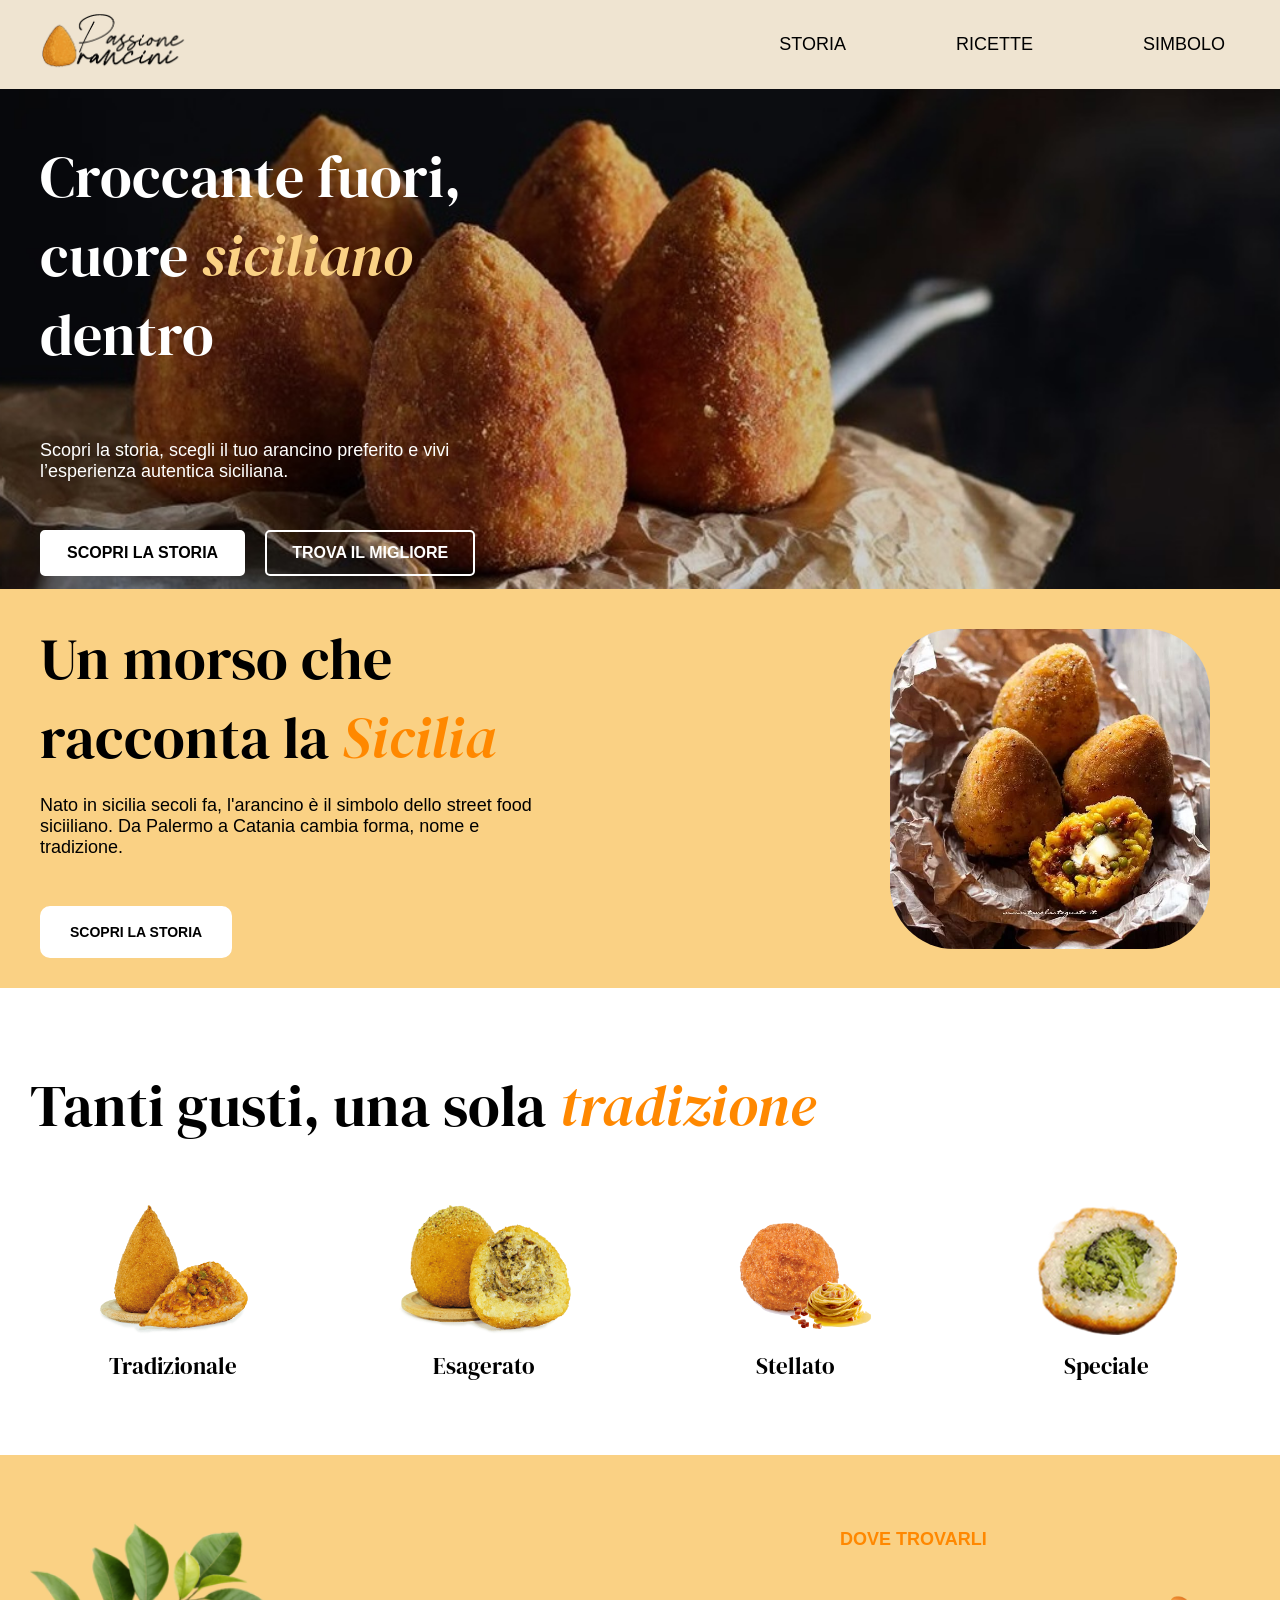
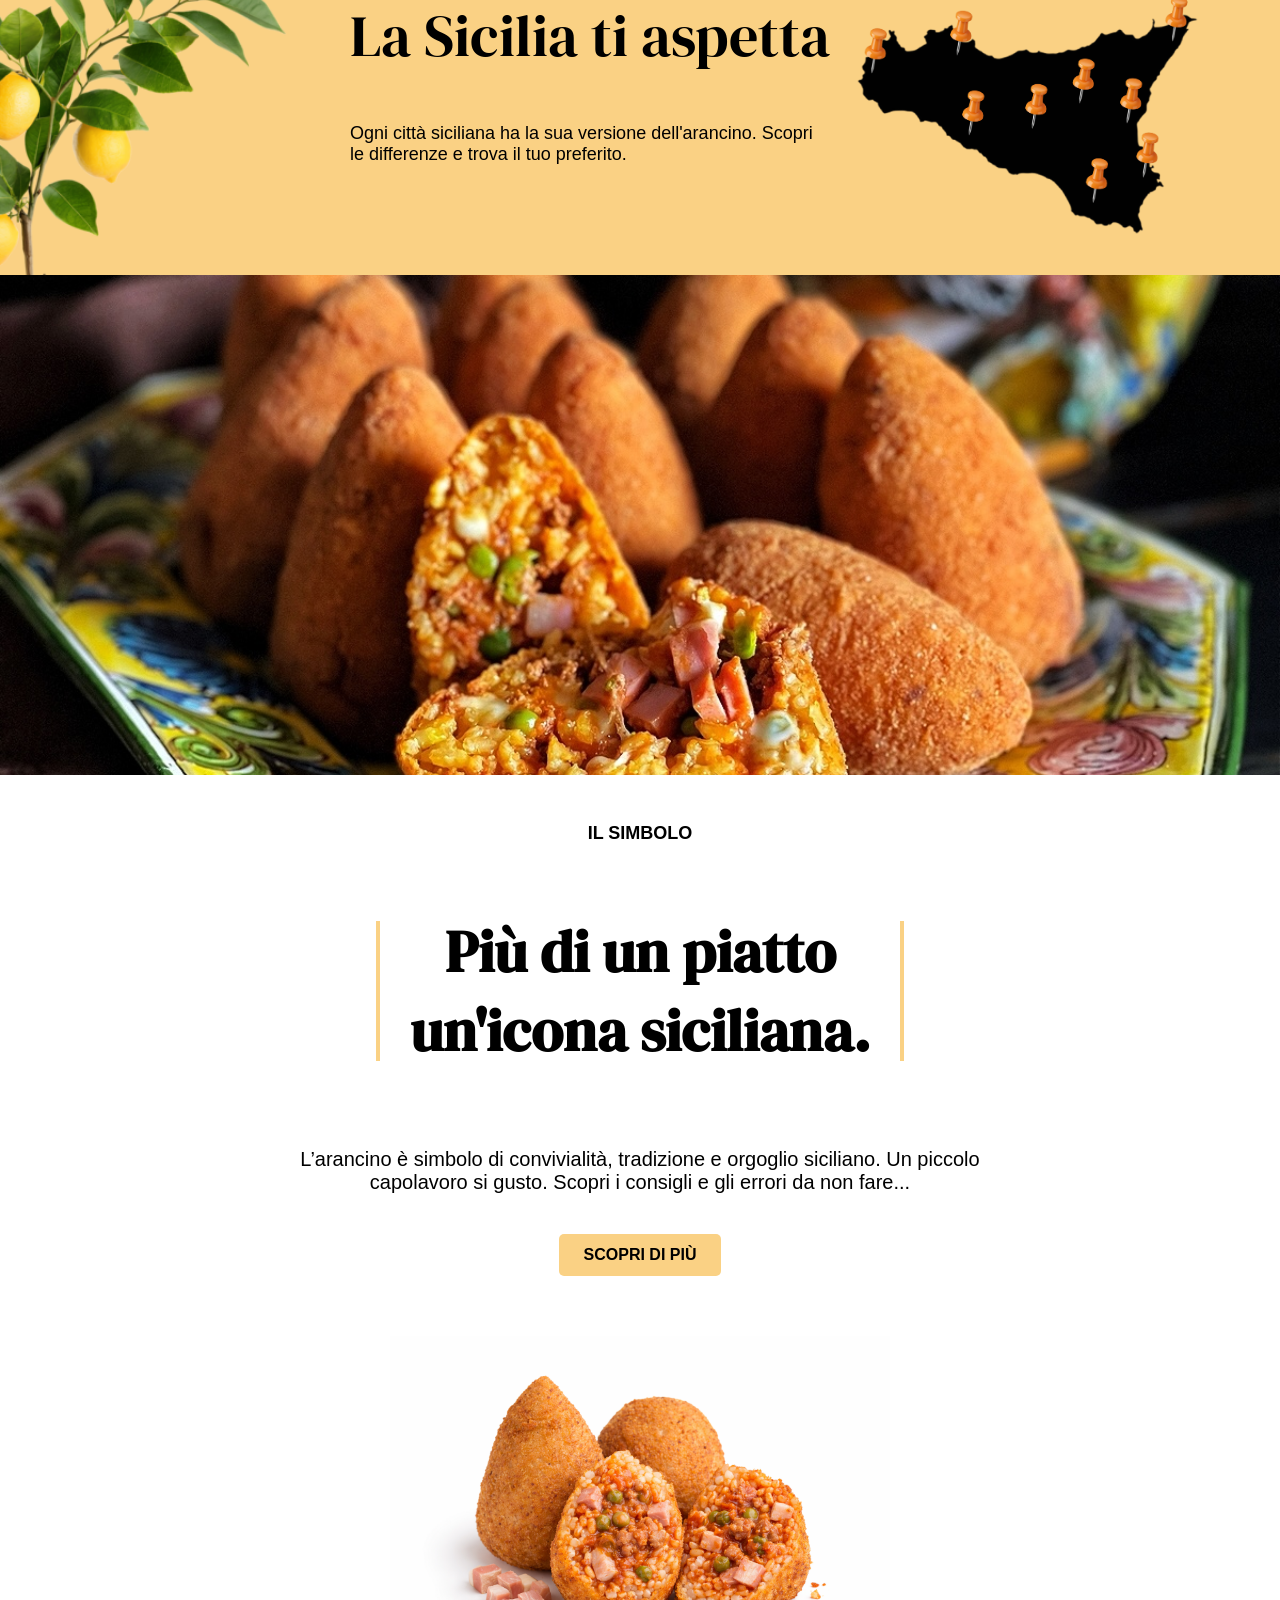
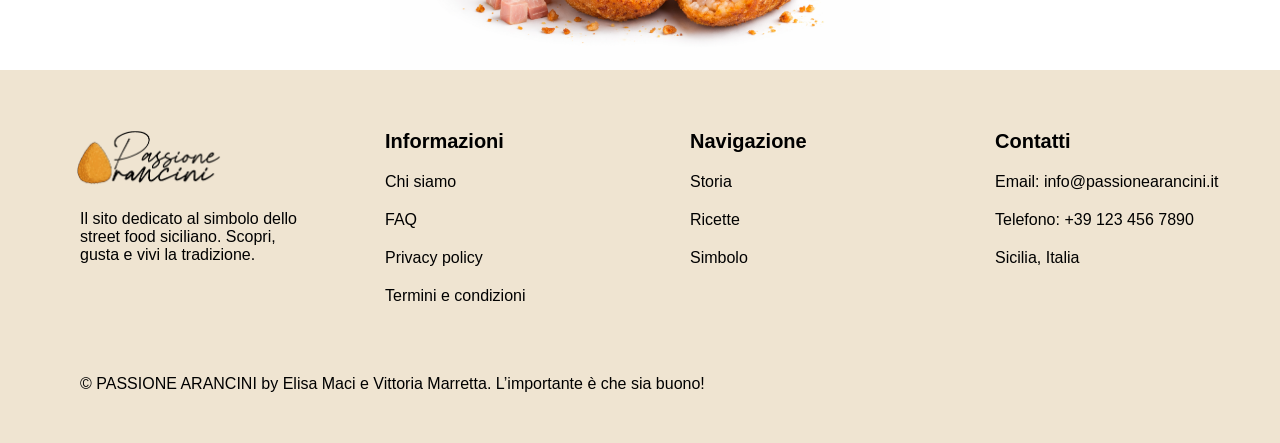
<file: index.html>
<!DOCTYPE html>
<html lang="en">
<head>
    <meta charset="UTF-8">
    <meta name="viewport" content="width=device-width, initial-scale=1.0">
    <title>sitoarancini</title>
    <link rel="stylesheet" href="css/style.css">
    <link rel="preconnect" href="https://fonts.googleapis.com">
<link rel="preconnect" href="https://fonts.gstatic.com" crossorigin>
<link href="https://fonts.googleapis.com/css2?family=DM+Serif+Display:ital@0;1&display=swap" rel="stylesheet">
</head>
<body>
    <header>
        <div class="cipolla">
                <div class="loghino"> 
                    <img src="img/Marchioarancino.png" alt=""> 
                </div>
                <div class="nav">
                    <nav>
                        <ul>
                            <li><a href="storia.html"> STORIA</a></li>
                            <li><a href="ricette.html"> RICETTE</a></li>
                            <li><a href="simbolo.html"> SIMBOLO</a></li>
                            

                        </ul>
                    </nav>
                </div>
                

         </div>
        
    
        
    </header>

    
    
    <main>
        <section class="container_hero">
            <div class="overlay">
                <div class="hero_content">
                    
                    <h1>Croccante fuori, cuore <span class="highlight">siciliano</span> dentro</h1>
                    <p class="testino"> Scopri la storia, scegli il tuo arancino preferito e vivi l’esperienza autentica siciliana.</p> 
                    
                    
                    <div class="button">
                        <a href="storia.html" class="button1">SCOPRI LA STORIA</a>
                        <a href="ricette.html" class="button2"> TROVA IL MIGLIORE</a>
                    </div>
                </div>
            
             </div>
            
            <div class="zio">
                <img src="img/frame46.jpg" alt="" srcset="">
            </div>
        </section>


        <section class="toystory">
            
            <div class="story">
                <h1> Un morso che racconta la <span class="woody">Sicilia</span></h1>
                <p class="cowboy"> Nato in sicilia secoli fa, l'arancino è il simbolo  dello street food siciiliano. Da Palermo a Catania cambia forma, nome e tradizione.</p> 
                <a href="storia.html" class="btngold"> SCOPRI LA STORIA</a>
            </div>

            <div class="story_image">
                <img src="img/lerancine.jpg" alt="" srcset="">
            </div>
            
            
        </section>


        <section class="gusticontainer">
            <h1> Tanti gusti, una sola <span class="woody"> tradizione </span>  </h1> 
            
            <div class="cards">
                <div class="card">
                    <a href="tradizionale.html">
                        <img src="img/ragu.png" alt="" srcset="">
                        <h3>Tradizionale</h3>
                    </a>
                </div>
                <div class="card">
                    <a href="esagerato.html">
                        <img src="img/cardpistacchio.png" alt="" srcset="">
                        <h3>Esagerato</h3>
                    </a>
                </div>
                <div class="card">
                    <a href="stellato.html">
                    <img src="img/arancinocarbonara.png" alt="" srcset="">
                    <h3>Stellato</h3>
                    </a>
                </div>
                <div class="card">
                    <a href="speciale.html">
                    <img src="img/Object.png" alt="" srcset="">
                    <h3>Speciale</h3>
                    </a>
                </div>
            </div>

        </section>



     <section class="barbie">
            
                <img src="img/limoni.png" class="limoni_image" alt="" srcset="">
            
            
            <div class="vanessa">
                
                <h1> La Sicilia ti aspetta  </h1>
                <p class="tuffy"> Ogni città siciliana ha la sua versione  dell'arancino. Scopri le differenze e trova il tuo preferito.</p> 
                
            </div>

            <div class="barbie_image">
                <h4> DOVE TROVARLI</h4>
                <img src="img/siciliadef.png" alt="" srcset="">
            </div>
            
            
        </section>



        <section class="ball">
            <img src="img/vittoria.jpg" alt="" srcset="">
            <div class="pokemon">
                
                    <div class="linea" ></div>
                    <h1>ARANCINO O ARANCINA?</h1>
                    <p class="squirtle"> L'importante è che sia buono... o buona!  </p>
                    <div class="linea" ></div>
                    <a href="ricette.html" class="sofia"> SCOPRI DI PIÙ</a>
                    
                   
                
            
             </div>
            
            
        </section>

        <section class="simbolo">
            <p class="mini"> IL SIMBOLO </p>
            <div class="onepiece">
                <span></span>
                <h2> Più di un piatto <br> un'icona siciliana.</h2>
                <span></span>
            </div> 
            <p class="zoro"> L’arancino è simbolo di convivialità, tradizione e orgoglio siciliano.
                Un piccolo capolavoro si gusto. Scopri i consigli e gli errori da non fare...</p>

            <a href="simbolo.html" class="btnsimbolo"> SCOPRI DI PIÙ</a>
            <img src="img/elisa.png" alt="" srcset="" class="simboloimg">
        </section>
    </main>

    <footer class="pulcino">

         

        <div class="griglia">
           <div>
            <img src="img/Marchioarancino.png" alt=""> 
             <p> Il sito dedicato al simbolo dello street food siciliano. Scopri, gusta e vivi la tradizione. </p>

           </div>

           <div>
            <h4> Informazioni </h4>

            <p class="colore"> Chi siamo   </p>
            <p class="colore"> FAQ </p>
            <p class="colore"> Privacy policy </p>
            <p class="colore"> Termini e condizioni </p>
           </div>

            <div>

            <h4> Navigazione </h4>

            <a href="storia.html"> <p class="colore"> Storia </p> </a>
            <a href="ricette.html"> <p class="colore"> Ricette </p> </a>
            <a href="simbolo.html"> <p class="colore"> Simbolo </p> </a>
           </div>

           <div>
            <h4> Contatti </h4>
           <p class="colore"> Email: info@passionearancini.it </p>
              <p class="colore"> Telefono: +39 123 456 7890 </p>
              <p class="colore"> Sicilia, Italia</p>
            </div>








        </div>   


        <p class="end">© PASSIONE ARANCINI by Elisa Maci e Vittoria Marretta. L’importante è che sia buono!</p>
    </footer>
</body>
</html>
</file>
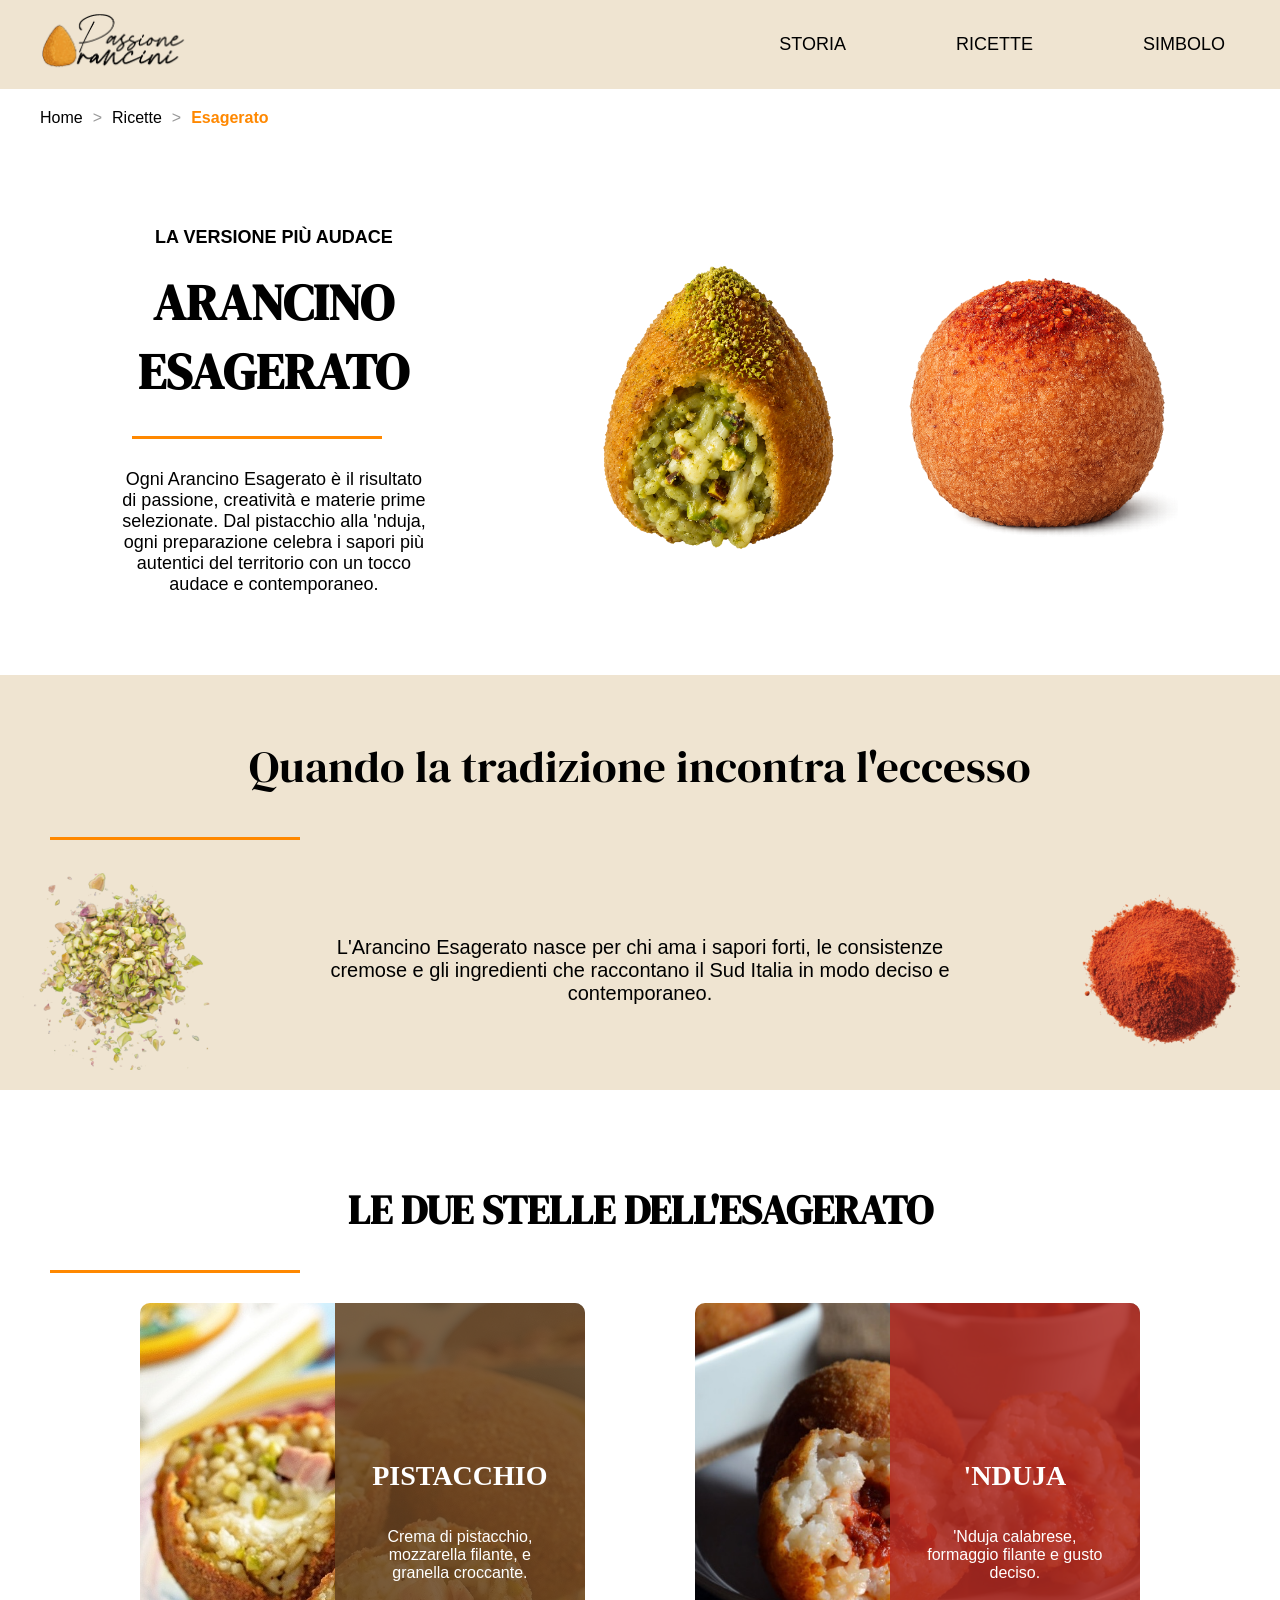
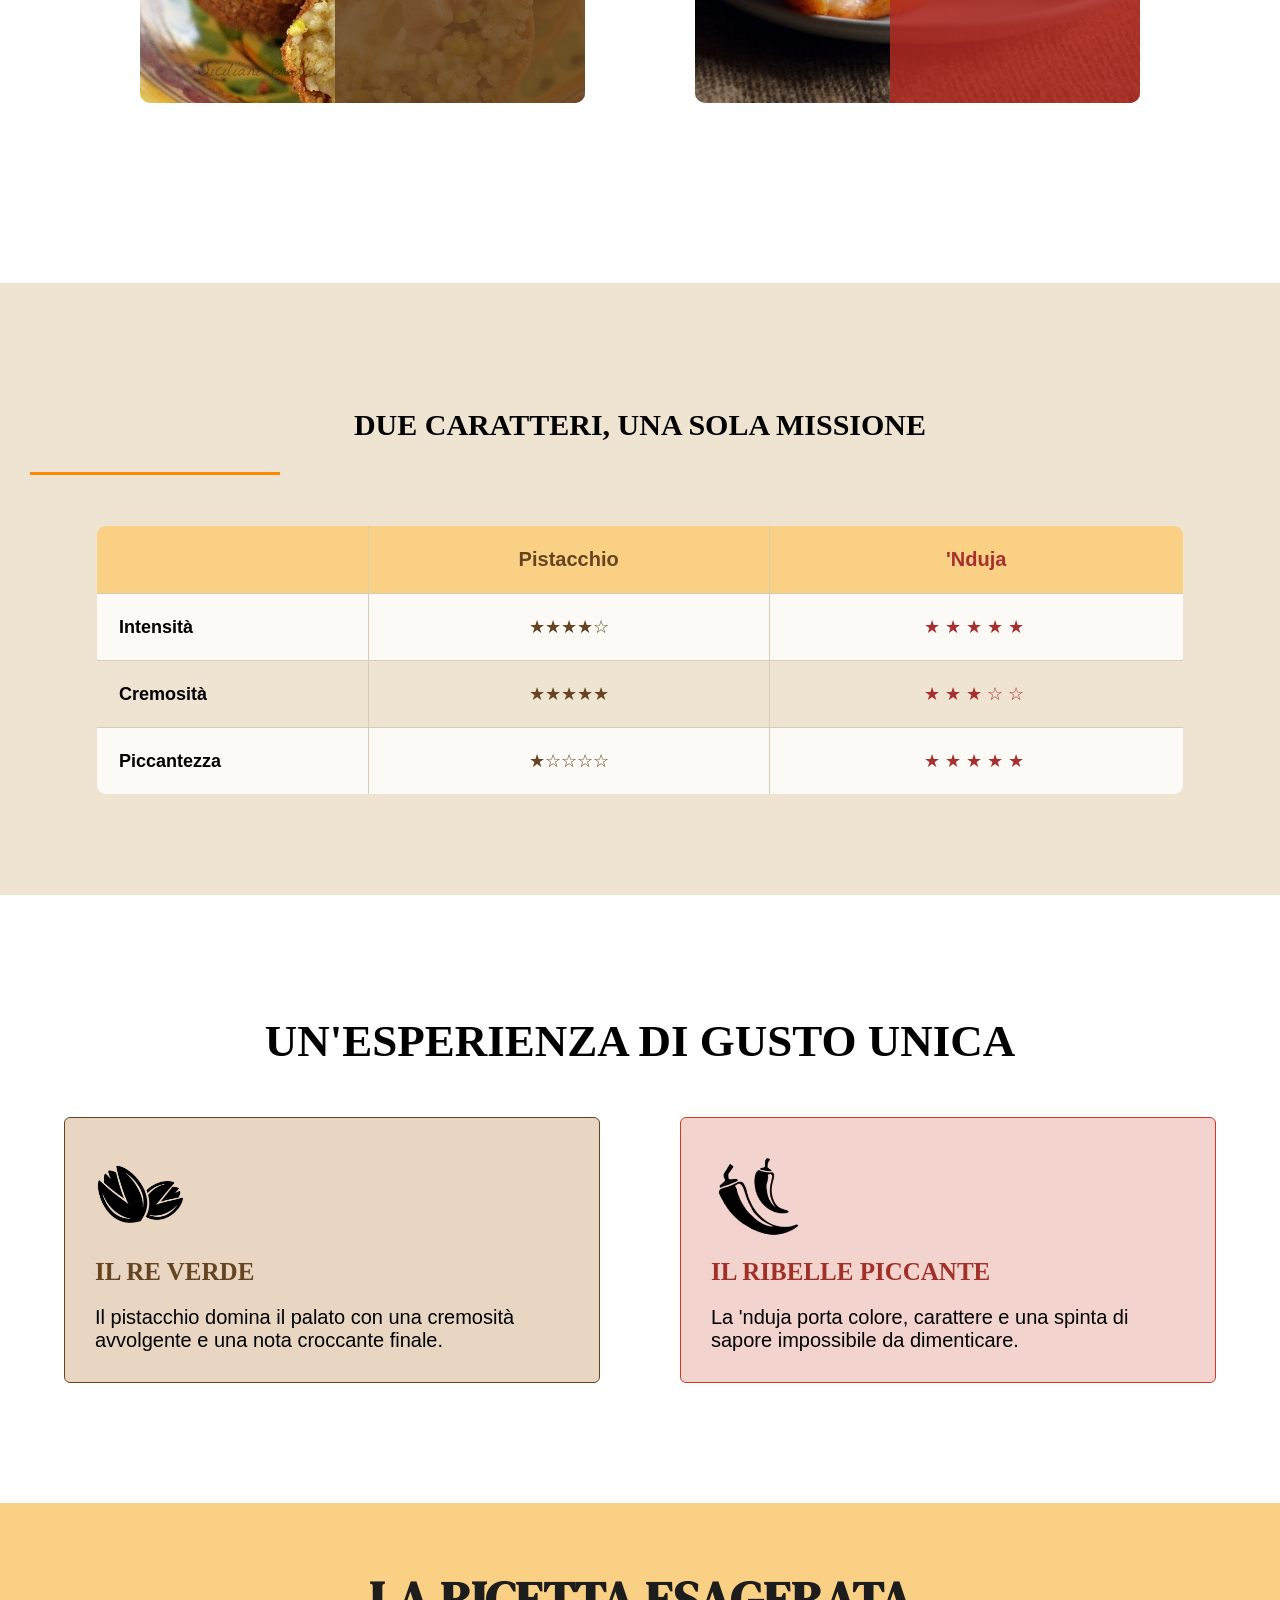
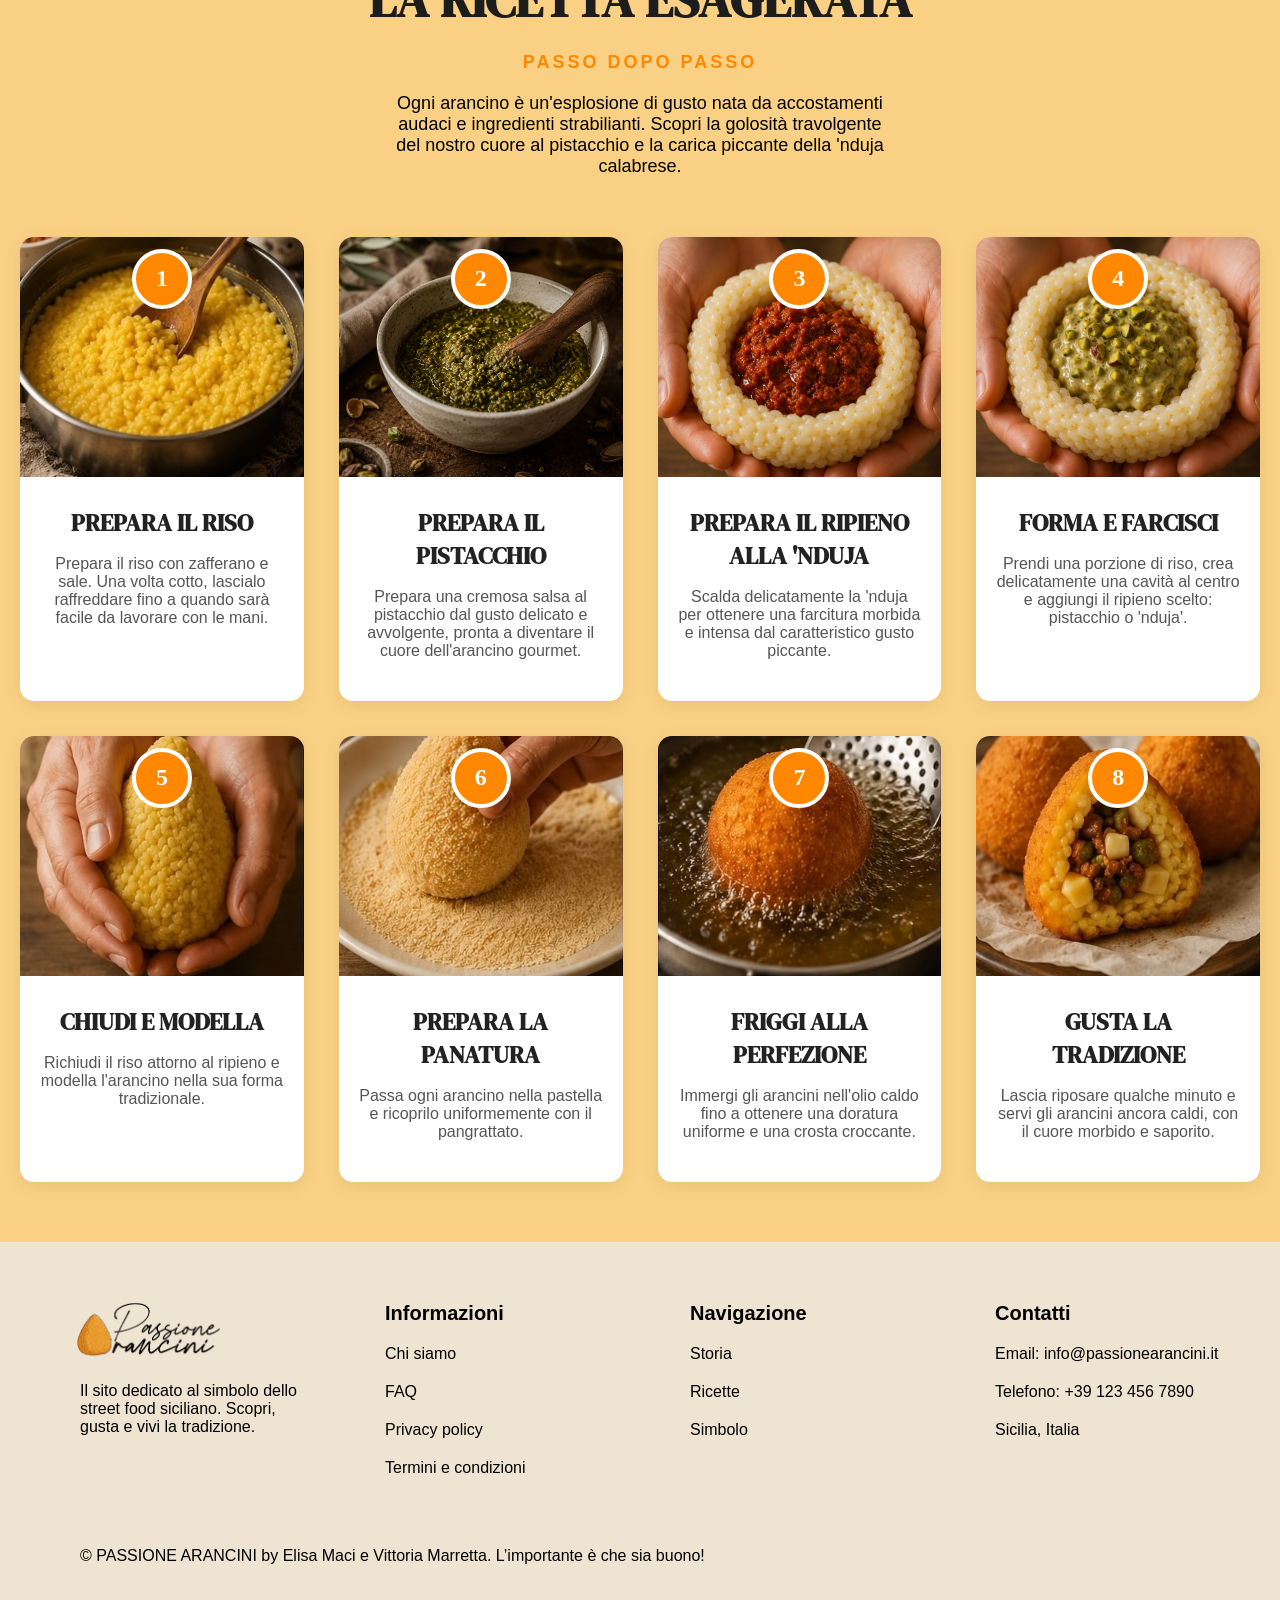
<file: esagerato.html>
<!DOCTYPE html>
<html lang="en">
<head>
    <meta charset="UTF-8">
    <meta name="viewport" content="width=device-width, initial-scale=1.0">
    <title>Document</title>
    <link rel="stylesheet" href="css/style.css">
    <link rel="preconnect" href="https://fonts.googleapis.com">
<link rel="preconnect" href="https://fonts.gstatic.com" crossorigin>
<link href="https://fonts.googleapis.com/css2?family=DM+Serif+Display:ital@0;1&display=swap" rel="stylesheet">
</head>
<body>
    <header>
        <div class="cipolla">
            
                <a href="index.html" class="logo"> 
                    <img  src="img/Marchioarancino.png" alt=""> 
                </a>
                <div class="nav">
                    <nav>
                        <ul>
                            <li><a href="storia.html" > STORIA</a></li>
                            <li><a href="ricette.html" > RICETTE</a></li>
                            <li><a href="simbolo.html"> SIMBOLO</a></li>
                          

                        </ul>
                    </nav>
                </div>
        </div>
        
    
        
    </header>

     <nav class="breadcrumbs" aria-label="Breadcrumb">
    <a href="index.html">Home</a>
    <span> > </span>
        <a href="ricette.html">Ricette</a>
        <span> > </span>
    <span class="current">Esagerato</span>
</nav>

<main>
    <section class="tradizionale">
            
        <div class="caffe">
            <div class="motorino" >
                <p class="mini"> LA VERSIONE PIÙ AUDACE </p>
                <h1> ARANCINO <br>
                    ESAGERATO</h1>

                <div class="striscia"></div>

                <p>
                    <p> Ogni Arancino Esagerato è il risultato di passione, creatività e materie prime selezionate. Dal pistacchio alla 'nduja, ogni preparazione celebra i sapori più autentici del territorio con un tocco audace e contemporaneo. </p>
                </p>
            </div>
              <div class="spazzola">
                
                <img src="img/pistiiii.png" alt="">
                <img src="img/nduja.png" alt="" srcset="">
                
              </div>
        </div> 
    </section>



<section class="arianna">
        <h2> 
        Quando la tradizione incontra l'eccesso
        </h2>
        <div class="striscia"></div>
    <div class="ariannagiraffa"> 
        <img src="img/granella.png" alt=""  srcset="">

        <p>
            L'Arancino Esagerato nasce per chi ama i sapori forti, le consistenze cremose e 
            gli ingredienti che raccontano
            il Sud Italia in modo deciso e contemporaneo.
        </p>
         <img src="img/peperoncino.png"  alt=""  srcset="">
    
   </div>
</section>

<section class="sapori">
    <h2> LE DUE STELLE DELL'ESAGERATO</h2>
    <div class="striscia"></div>
    <div class="ux">
        <div class="uxpistacchio"> 
            
            <div class="uxbox">
                <img src="img/maschera.jpg" alt="" srcset="">
            </div>
            
            <div class="foglia-box verde"> 
                <p class="mini"> </p>
                <h3>PISTACCHIO</h3>

                <p> Crema di pistacchio, mozzarella filante, e granella croccante.</p>

            </div>
        </div>

        <div class="uxnduja">
        <div class="uxbox">
            <img src="img/cipria.jpg" alt="" srcset="">
        </div>

        <div class="foglia-box rosso">
        <p class="mini"></p>
        <h3> 'NDUJA </h3>

        <p> 'Nduja calabrese, formaggio filante e gusto deciso. </p>
         </div>
    </div>
    </div>
</section>


<section class="terea">
    <h2>DUE CARATTERI, UNA SOLA MISSIONE </h2>
    <div class="striscia"> </div>
    <table>
        
        <tr>
            <th></th>
            <th>Pistacchio</th>
            <th>'Nduja</th>
        </tr>

        <tr>
            <td>Intensità</td>
            <td>★★★★☆</td>
            <td>★★★★★</td>
        </tr>

        <tr>
            <td>Cremosità</td>
            <td>★★★★★</td>
            <td>★★★☆☆</td>
        </tr>


        <tr>
            <td>Piccantezza</td>
            <td>★☆☆☆☆</td>
            <td>★★★★★</td>
        </tr>
   </table> 


</section>     








<section class="esperienza">
    <span></span>
    <h2> Un'esperienza di gusto unica</h2>
    <span></span>
    <div class="gioco">
        <div class="battaglia">
        <img src="img/pistacchini.png" alt="">
        <h3> Il re verde</h3>
        <p>Il pistacchio domina il palato con una cremosità avvolgente e una nota croccante finale.</p>
    </div>

     <div class="battaglia">
        <img src="img/peperonciniini.png" alt="">
        <h3> Il ribelle piccante</h3>
        <p>La 'nduja porta colore, carattere e una spinta di sapore impossibile da dimenticare.</p>
    </div>
    </div>

</section>



    <section class="ricettario">
    <div class="libro">

        <div class="ricettariotitolo">
            <span></span>
            <h2>LA RICETTA ESAGERATA</h2>
            <p class="ricettariosottotitolo">PASSO DOPO PASSO</p>
            <p class="ricettariodescription">
                Ogni arancino è un'esplosione di gusto nata da accostamenti audaci e ingredienti strabilianti. Scopri la golosità travolgente del nostro cuore al pistacchio e la carica piccante della 'nduja calabrese.
            </p>
        </div>

        <div class="stepsgrid">

            <article class="stepcard">
                <div class="stepnumber">1</div>
                <img src="img/aranc1.jpg" alt="">
                <h3>PREPARA IL RISO</h3>
                <p>
                    Prepara il riso con zafferano e sale. Una volta cotto, lascialo raffreddare fino a quando sarà facile da lavorare con le mani.          
                </p>
            </article>

            <article class="stepcard">
                <div class="stepnumber">2</div>
                <img src="img/cremina.jpg" alt="">
                <h3>PREPARA IL PISTACCHIO</h3>
                <p>Prepara una cremosa salsa al pistacchio dal gusto delicato e avvolgente, pronta a diventare il cuore dell'arancino gourmet.</p>
            </article>

            <article class="stepcard">
                <div class="stepnumber">3</div>
                <img src="img/nduuu.png" alt="">
                <h3>PREPARA IL RIPIENO ALLA 'NDUJA</h3>
                <p>Scalda delicatamente la 'nduja per ottenere una farcitura morbida e intensa dal caratteristico gusto piccante.</p>
            </article>

            <article class="stepcard">
                <div class="stepnumber">4</div>
                <img src="img/pistaaa.png" alt="">
                <h3>forma e farcisci</h3>
                <p> Prendi una porzione di riso, crea delicatamente una cavità al centro e aggiungi il ripieno scelto: pistacchio o 'nduja'.</p>
            </article>

            <article class="stepcard">
                <div class="stepnumber">5</div>
                <img src="img/aranc5.jpg" alt="">
                <h3>CHIUDI E MODELLA</h3>
                <p>Richiudi il riso attorno al ripieno e modella l'arancino nella sua forma tradizionale.</p>
            </article>

            <article class="stepcard">
                <div class="stepnumber">6</div>
                <img src="img/aranc6.jpg" alt="">
                <h3>prepara LA PANATURA</h3>
                <p>Passa ogni arancino nella pastella e ricoprilo uniformemente con il pangrattato.</p>
            </article>

            <article class="stepcard">
                <div class="stepnumber">7</div>
                <img src="img/aranc7.jpg" alt="">
                <h3>FRIGGI ALLA PERFEZIONE</h3>
                <p> Immergi gli arancini nell'olio caldo fino a ottenere una doratura uniforme e una crosta croccante.</p>
            </article>

            <article class="stepcard">
                <div class="stepnumber">8</div>
                <img src="img/aranc8.jpg" alt="">
                <h3>gusta la tradizione</h3>
                <p> Lascia riposare qualche minuto e servi gli arancini ancora caldi, con il cuore morbido e saporito.</p>
            </article>

        </div>

    </div>
</section>


</main>
  
    <footer class="pulcino">

         

        <div class="griglia">
           <div>
            <img src="img/Marchioarancino.png" alt=""> 
             <p> Il sito dedicato al simbolo dello street food siciliano. Scopri, gusta e vivi la tradizione. </p>

           </div>

           <div>
            <h4> Informazioni </h4>

            <p class="colore"> Chi siamo   </p>
            <p class="colore"> FAQ </p>
            <p class="colore"> Privacy policy </p>
            <p class="colore"> Termini e condizioni </p>
           </div>

            <div>

            <h4> Navigazione </h4>

            <a href="storia.html"> <p class="colore"> Storia </p> </a>
            <a href="ricette.html"> <p class="colore"> Ricette </p> </a>
            <a href="simbolo.html"> <p class="colore"> Simbolo </p> </a>
           </div>

           <div>
            <h4> Contatti </h4>
           <p class="colore"> Email: info@passionearancini.it </p>
              <p class="colore"> Telefono: +39 123 456 7890 </p>
              <p class="colore"> Sicilia, Italia</p>
            </div>









        </div>   


        <p class="end">© PASSIONE ARANCINI by Elisa Maci e Vittoria Marretta. L’importante è che sia buono!</p>
    </footer>




    
</body>
</html>
</file>
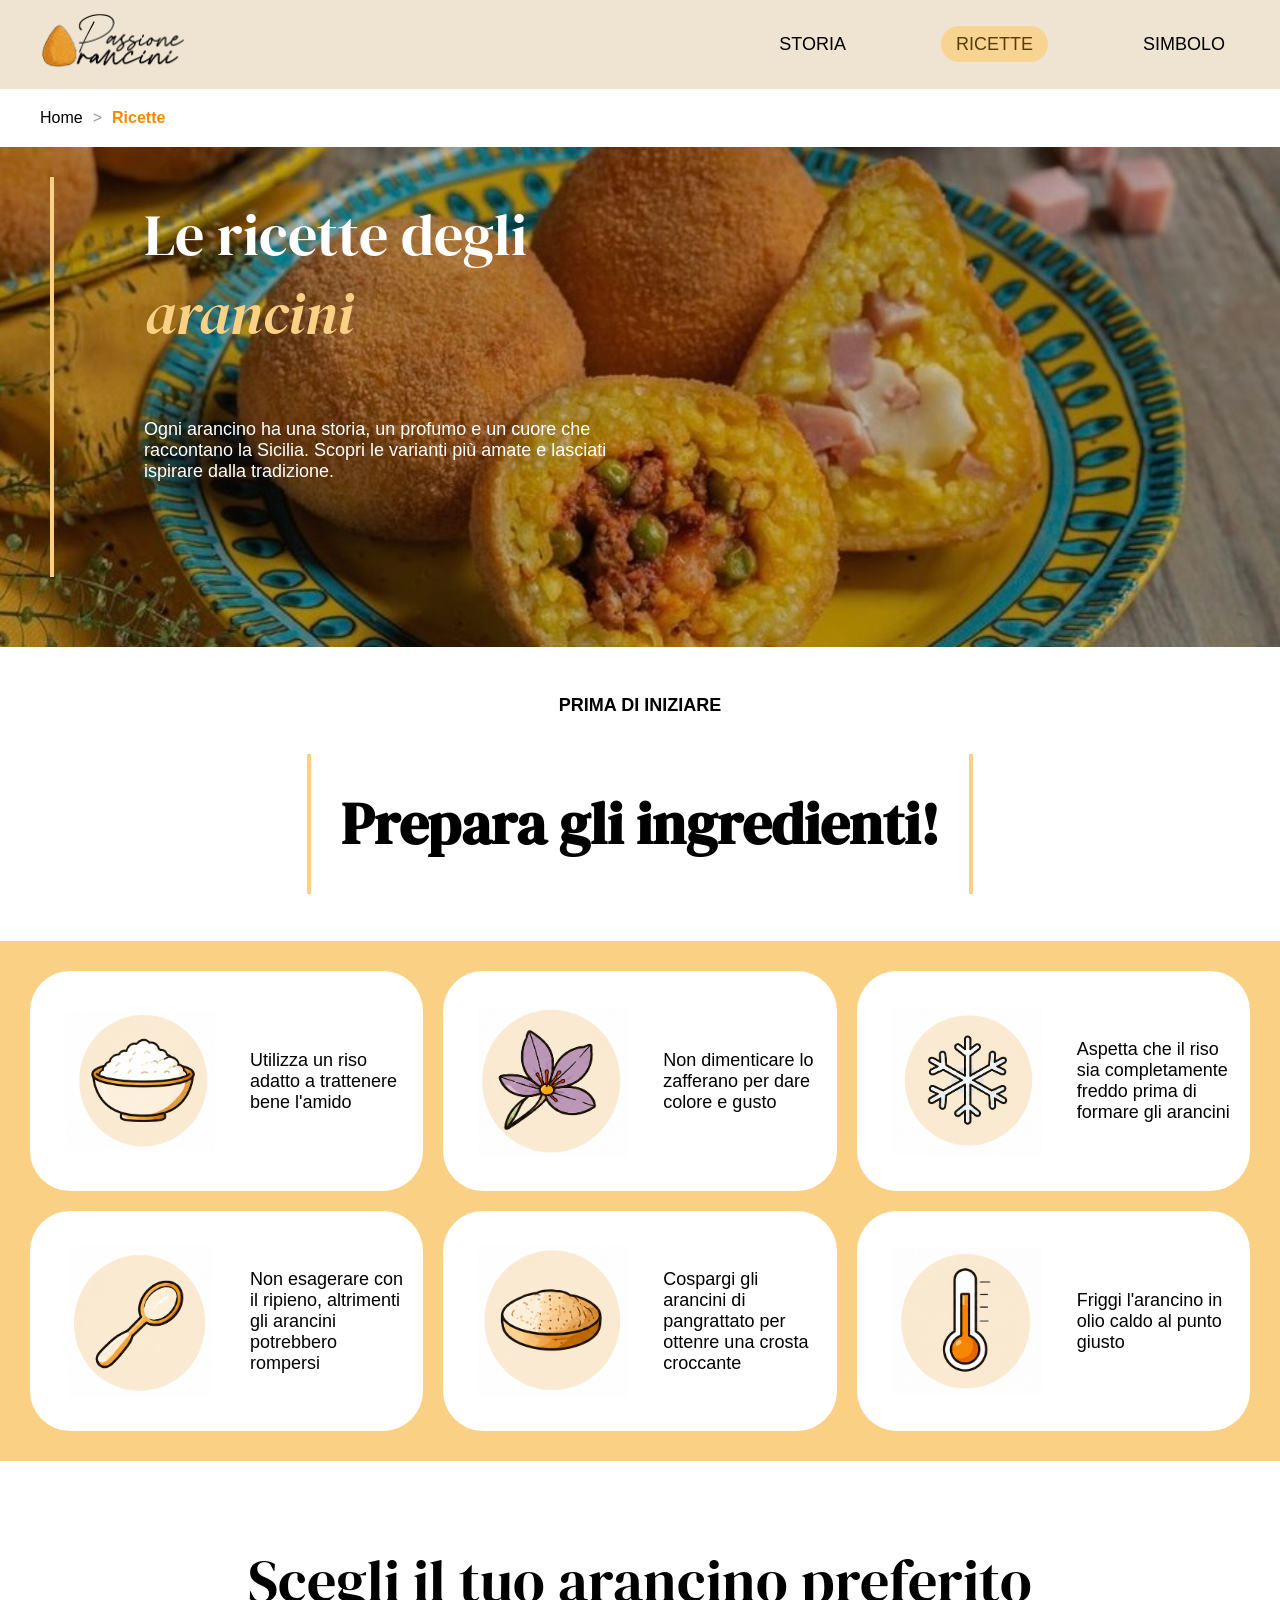
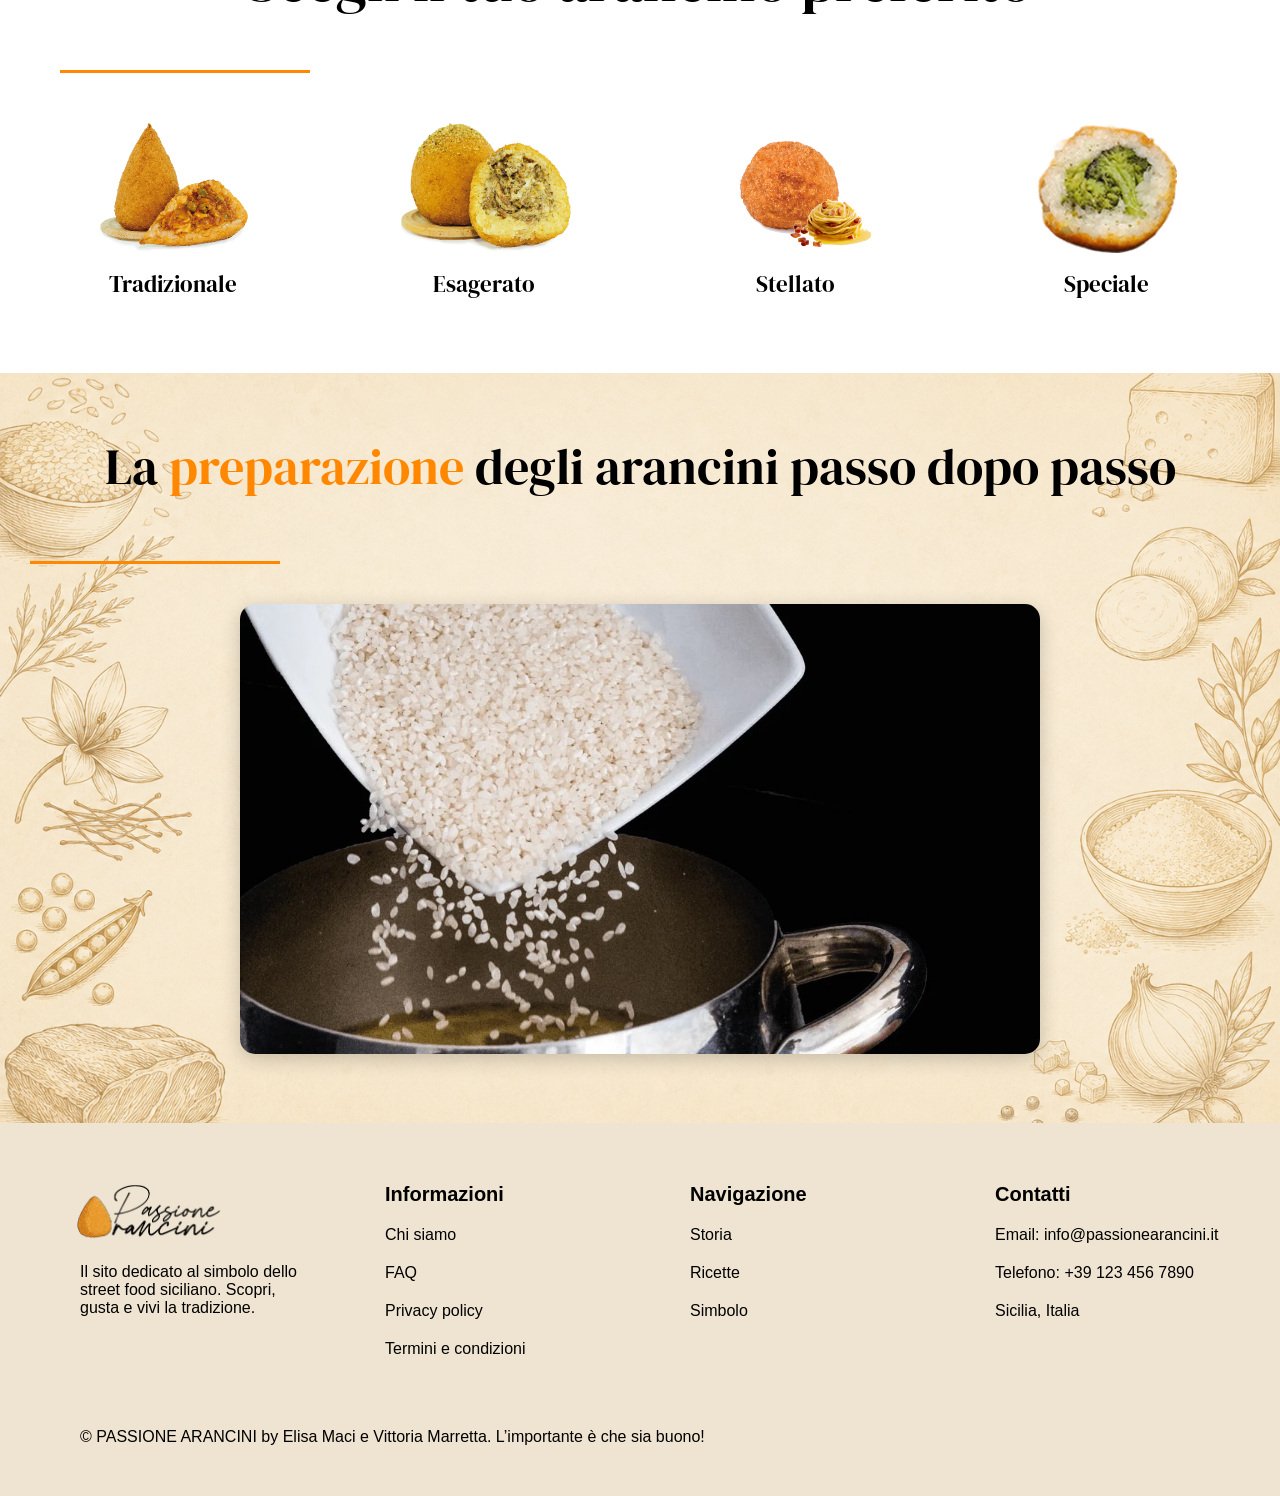
<file: ricette.html>
<!DOCTYPE html>
<html lang="en">
<head>
    <meta charset="UTF-8">
    <meta name="viewport" content="width=device-width, initial-scale=1.0">
    <title>sitoarancini</title>
    <link rel="stylesheet" href="css/style.css">
    <link rel="preconnect" href="https://fonts.googleapis.com">
<link rel="preconnect" href="https://fonts.gstatic.com" crossorigin>
<link href="https://fonts.googleapis.com/css2?family=DM+Serif+Display:ital@0;1&display=swap" rel="stylesheet">
</head>
<body>
    <header>
        <div class="cipolla">
            
                <a href="index.html" class="logo"> 
                    <img  src="img/Marchioarancino.png" alt=""> 
                </a>
                <div class="nav">
                    <nav>
                        <ul>
                            <li><a href="storia.html" > STORIA</a></li>
                            <li><a href="ricette.html" class="active"> RICETTE</a></li>
                            <li><a href="simbolo.html"> SIMBOLO</a></li>
                          

                        </ul>
                    </nav>
                </div>
               

         </div>
        
    
        
    </header>

     <nav class="breadcrumbs" aria-label="Breadcrumb">
    <a href="index.html">Home</a>
    <span> > </span>

    <span class="current">Ricette</span>
</nav>

   <main>
        <section class="container_hero">
            <div class="overlay">
                <div class="lineaverticale" ></div>
                <div class="hero_content">
                    
                    <h1>Le ricette degli <span class="highlight">arancini</span>  </h1>
                    <p class="testino"> Ogni arancino ha una storia, un profumo e un cuore che raccontano la Sicilia. Scopri le varianti più amate e lasciati ispirare dalla tradizione. </p>
                    
                    
            
                </div>
            
             </div>
            
                <div class="zio">
                <img src="img/arapiatto.jpg" alt="" srcset="">
            </div>
        </section>

        <section class="simbolo">
            <p class="mini"> PRIMA DI INIZIARE</p>
            <div class="onepiece">
                <span></span>
                <h2> Prepara  gli ingredienti!</h2>
                <span></span>
            </div>
            
            <div class="casello">
                <div class="auto">
                    <img src="img/riso.PNG" alt="" srcset="">
                    <p>Utilizza un riso adatto a trattenere bene l'amido  </p>
                </div>
                <div class="auto">
                    <img src="img/fiorelilla.PNG" alt="" srcset="">
                    <p>Non dimenticare lo zafferano per dare colore e gusto  </p>
                </div>
                <div class="auto">
                    <img src="img/ghiaccio.PNG" alt="" srcset="">
                    <p> Aspetta che il riso sia completamente freddo prima di formare gli arancini  </p>
                </div>
                <div class="auto">
                    <img src="img/ripieno.PNG" alt="" srcset="">
                    <p> Non esagerare con il ripieno, altrimenti gli arancini potrebbero rompersi  </p>
                </div>
                <div class="auto">
                    <img src="img/pangrattato.PNG" alt="" srcset="">
                    <p> Cospargi gli arancini di pangrattato per ottenre una crosta croccante  </p>
                </div>
                 <div class="auto">
                    <img src="img/termometro.PNG" alt="" srcset="">
                    <p> Friggi l'arancino in olio caldo al punto giusto  </p>
                </div> 
                
            </div>

        </section>
           
        </section>
           <section class="preferiti">
            <h1> Scegli il tuo arancino preferito </h1> 
            <div class="striscia"></div>
            <div class="cards">
                <div class="card">
                    <a href="tradizionale.html">
                    <img src="img/ragu.png" alt="" srcset="">
                    <h3>Tradizionale</h3>
                    </a>
                </div>
                <div class="card">
                    <a href="esagerato.html">
                    <img src="img/cardpistacchio.png" alt="" srcset="">
                    <h3>Esagerato</h3>
                    </a>
                </div>
                <div class="card">
                    <a href="stellato.html">
                    <img src="img/arancinocarbonara.png" alt="" srcset="">
                    <h3>Stellato</h3>
                    </a>
                </div>
                <div class="card">
                    <a href="speciale.html">
                    <img src="img/Object.png" alt="" srcset="">
                    <h3>Speciale</h3>
                    </a>
                </div>
            </div>

        </section>

        <section class="giuse">
            <img class="evelyn" src="img/sfondoingredienti.PNG" alt="" srcset="">
            <div class="giada">
                <div>
                    <h1> La <span class="evidenziatore">preparazione</span> degli arancini passo dopo passo </h1>
                        <div class="striscia"></div>
                    <div class="carousel">
                    <div class="slides">
                    <img src="img/food1.jpeg" alt="Food 1">
                    <img src="img/food2.jpg" alt="Food 2">
                    <img src="img/food3.jpg" alt="Food 3">
                    <img src="img/food4.jpg" alt="Food 4">
                    <img src="img/food5.jpg" alt="Food 5">
                    <img src="img/food6.jpeg" alt="Food 6">
                    <img src="img/food7.jpg" alt="Food 7">
                    <img src="img/food8.jpeg" alt="Food 8">
                    <img src="img/food9.jpg" alt="Food 9">
                    <img src="img/food10.jpg" alt="Food 10">
                </div>
                </div>
                </div>
            </div>
        </section>
        
   </main>
  
    <footer class="pulcino">

         

        <div class="griglia">
           <div>
            <img src="img/Marchioarancino.png" alt=""> 
             <p> Il sito dedicato al simbolo dello street food siciliano. Scopri, gusta e vivi la tradizione. </p>

           </div>

           <div>
            <h4> Informazioni </h4>

            <p class="colore"> Chi siamo   </p>
            <p class="colore"> FAQ </p>
            <p class="colore"> Privacy policy </p>
            <p class="colore"> Termini e condizioni </p>
           </div>

            <div>

            <h4> Navigazione </h4>

            <a href="storia.html"> <p class="colore"> Storia </p> </a>
            <a href="ricette.html"> <p class="colore"> Ricette </p> </a>
            <a href="simbolo.html"> <p class="colore"> Simbolo </p> </a>
           </div>

           <div>
            <h4> Contatti </h4>
           <p class="colore"> Email: info@passionearancini.it </p>
              <p class="colore"> Telefono: +39 123 456 7890 </p>
              <p class="colore"> Sicilia, Italia</p>
            </div>









        </div>   


        <p class="end">© PASSIONE ARANCINI by Elisa Maci e Vittoria Marretta. L’importante è che sia buono!</p>
    </footer>
</body>
</html>
</file>
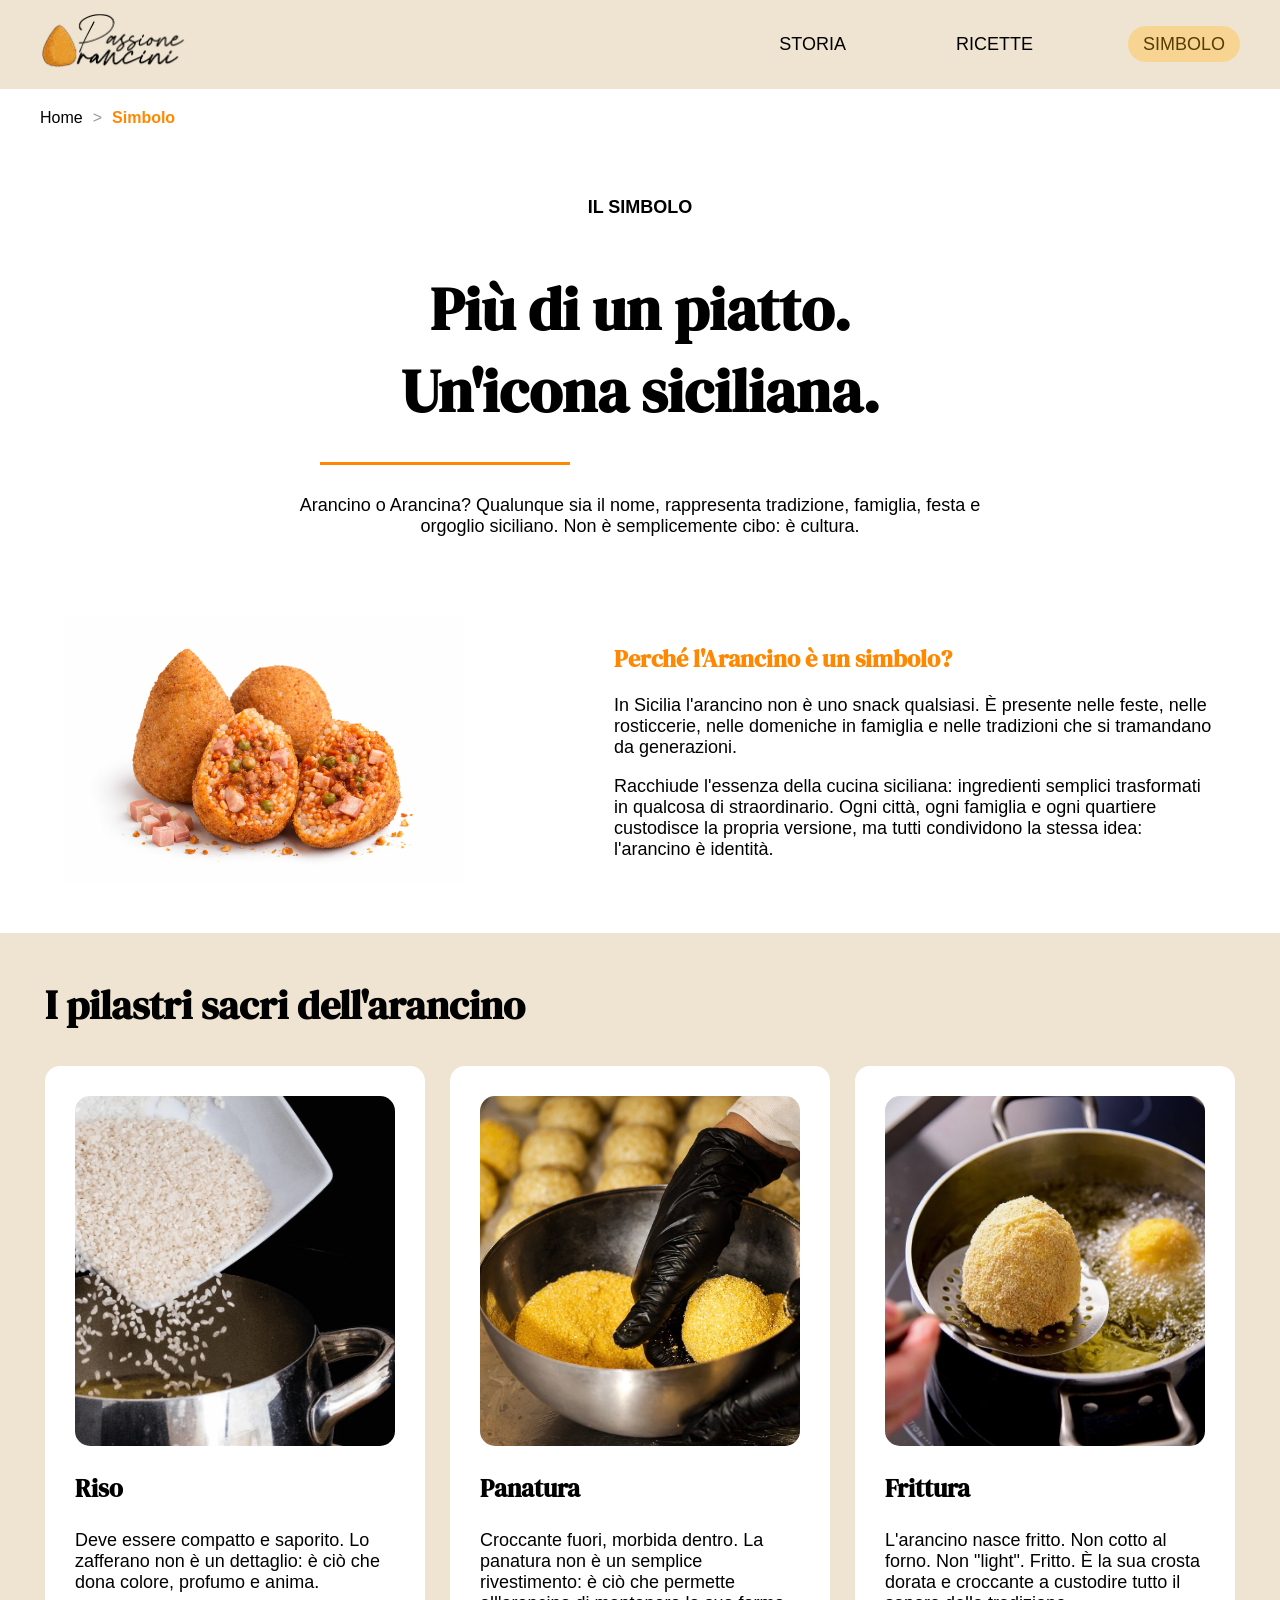
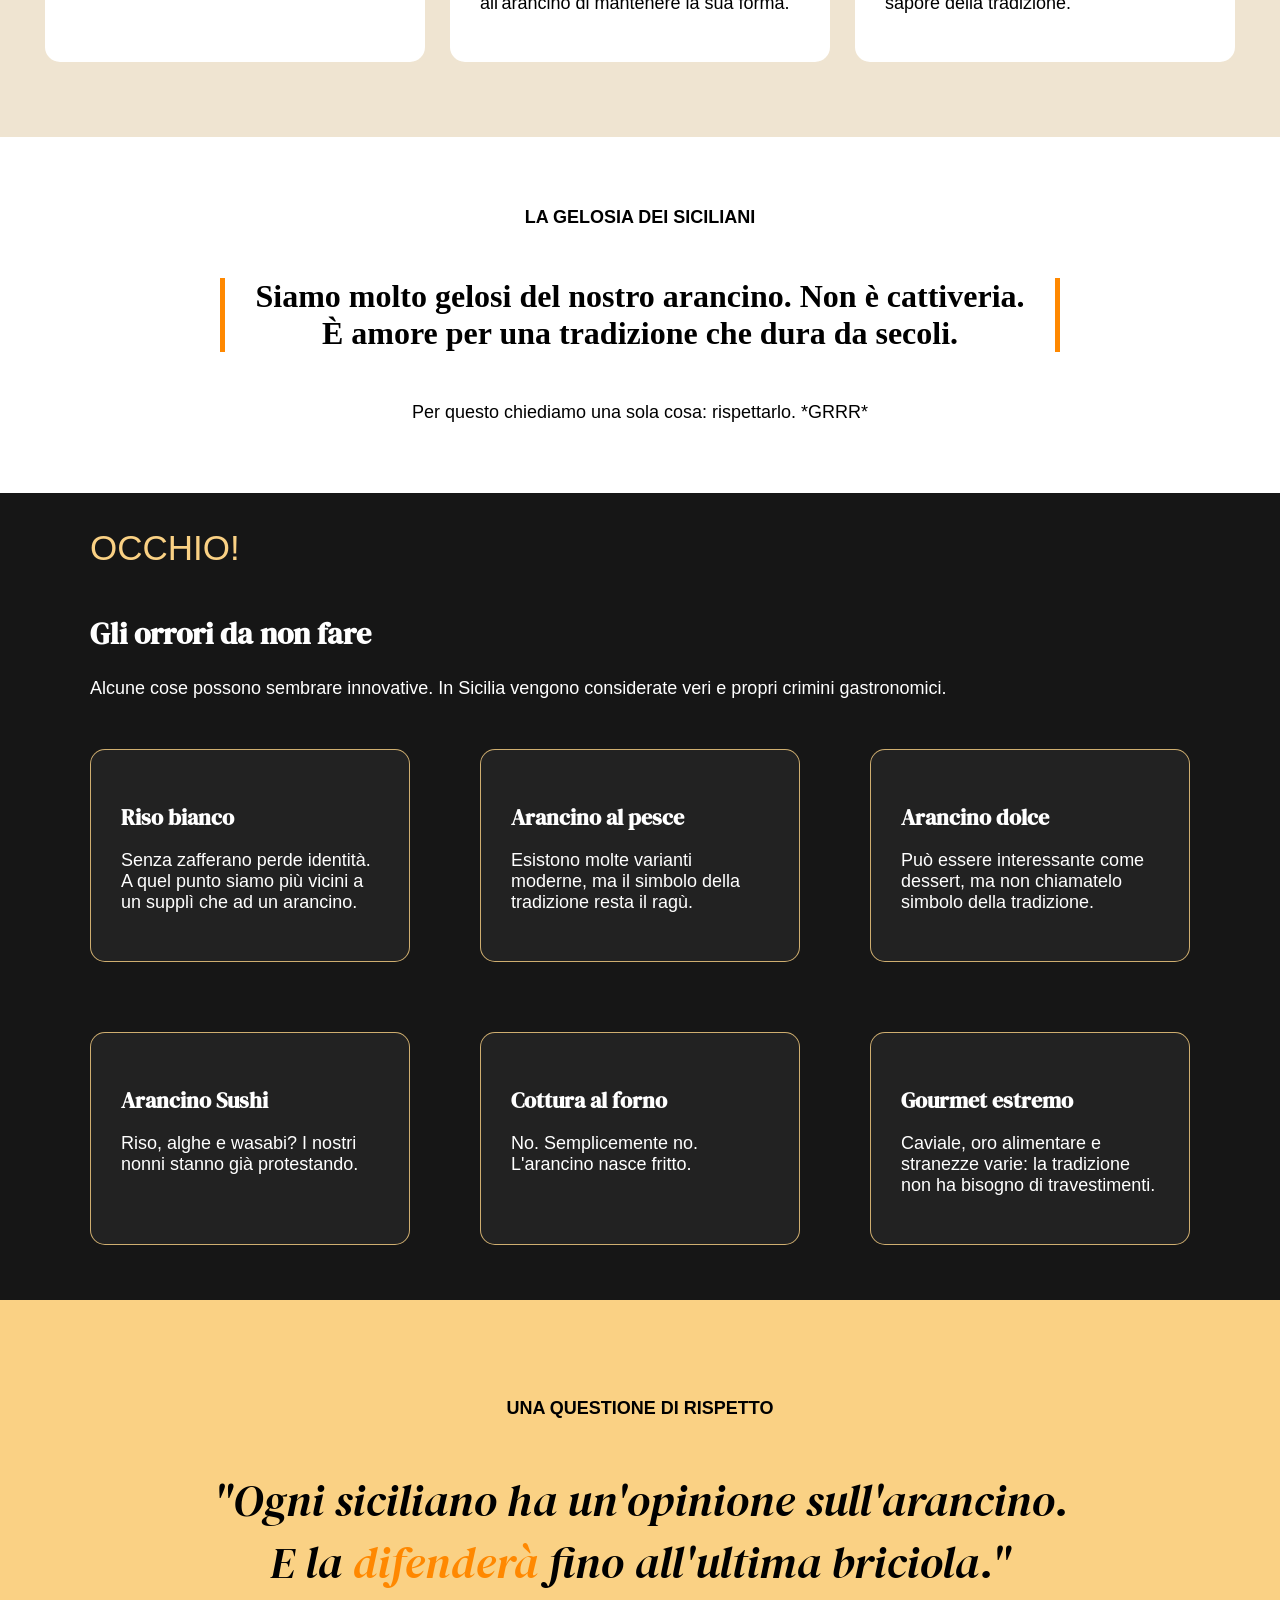
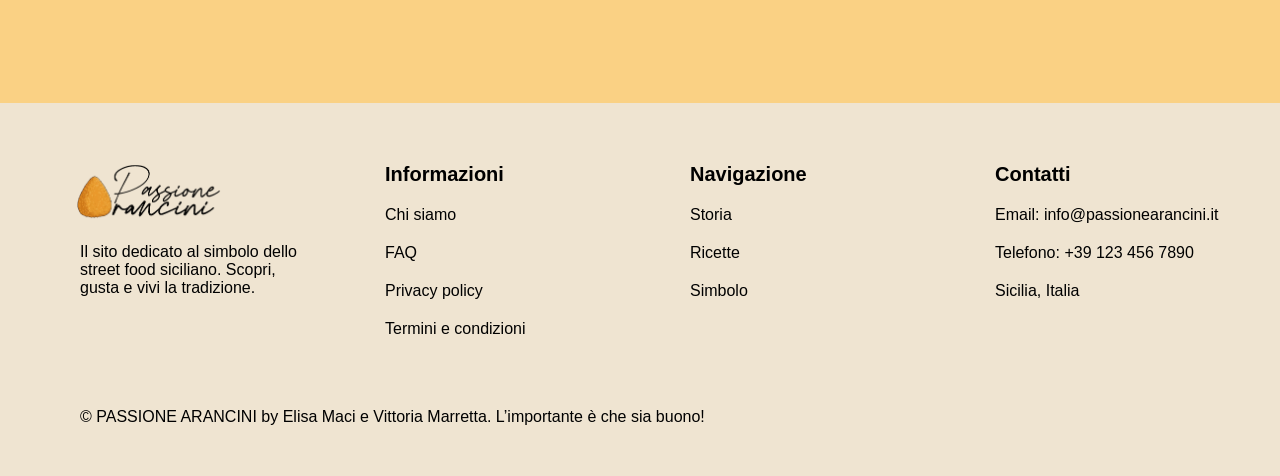
<file: simbolo.html>
<!DOCTYPE html>
<html lang="en">
<head>
    <meta charset="UTF-8">
    <meta name="viewport" content="width=device-width, initial-scale=1.0">
    <title>sitoarancini</title>
    <link rel="stylesheet" href="css/style.css">
    <link rel="preconnect" href="https://fonts.googleapis.com">
<link rel="preconnect" href="https://fonts.gstatic.com" crossorigin>
<link href="https://fonts.googleapis.com/css2?family=DM+Serif+Display:ital@0;1&display=swap" rel="stylesheet">
</head>
<body>
    <header>
        <div class="cipolla">
                <a href="index.html" class="logo"> 
                    <img  src="img/Marchioarancino.png" alt=""> 
                </a>
                <div class="nav">
                    <nav>
                        <ul>
                            <li><a href="storia.html"> STORIA</a></li>
                            <li><a href="ricette.html"> RICETTE</a></li>
                            <li><a href="simbolo.html" class="active"> SIMBOLO</a></li>
                            

                        </ul>
                    </nav>
                </div>
                

         </div>
        
    
        
    </header>

     <nav class="breadcrumbs" aria-label="Breadcrumb">
    <a href="index.html">Home</a>
    <span> > </span>

    <span class="current">Simbolo</span>
</nav>
    
    <main>
    
    <section class="bijoux">
        <div class="bijouxcontent">
            <p class="mini">IL SIMBOLO</p>
            <h1>
                Più di un piatto.<br>
                Un'icona siciliana.
            </h1>
            <div class="striscia"></div>

            <p>
                Arancino o Arancina? Qualunque sia il nome,
                rappresenta tradizione, famiglia, festa e orgoglio siciliano.
                Non è semplicemente cibo: è cultura.
            </p>

            
        </div>
    </section>

    <section  class="simba">
    <div class="mufasa">
        <img src="img/elisa.png" alt="">

        <div class="mufasatesto">
             <h2>Perché l'Arancino è un simbolo?</h2>

        <p>
            In Sicilia l'arancino non è uno snack qualsiasi.
            È presente nelle feste, nelle rosticcerie, nelle domeniche in famiglia
            e nelle tradizioni che si tramandano da generazioni.
        </p>

        <p>
            Racchiude l'essenza della cucina siciliana:
            ingredienti semplici trasformati in qualcosa di straordinario.
            Ogni città, ogni famiglia e ogni quartiere custodisce la propria versione,
            ma tutti condividono la stessa idea:
            l'arancino è identità.
        </p>

        </div>
    </div>
</section>

<section class="bronzo">
    <div class="carto">

        <h2>I pilastri sacri dell'arancino</h2>

        <div class="cartoni">

            <div class="cartone">
                <img src="img/food1.jpeg" alt="">
                <h3> Riso</h3>
                <p>
                    Deve essere compatto e saporito.
                    Lo zafferano non è un dettaglio:
                    è ciò che dona colore, profumo e anima.
                </p>
            </div>
            


            <div class="cartone">
                <img src="img/food7.jpg" alt="">
                <h3>  Panatura</h3>
                <p>
                    Croccante fuori, morbida dentro. La panatura non è un semplice rivestimento: è ciò che permette all'arancino di mantenere la sua forma.
                </p>
            </div>

            <div class="cartone">
                <img src="img/food9.jpg" alt="">
                <h3> Frittura</h3>
                <p>
                    L'arancino nasce fritto. Non cotto al forno. Non "light". Fritto. È la sua crosta dorata e croccante a custodire tutto il sapore della tradizione.
                </p>
            </div>

        </div>

    </div>
</section>

<section class="torta">
    <div class="crostata">

        <p class="mini">LA GELOSIA DEI SICILIANI</p>

        <blockquote>
            Siamo molto gelosi del nostro arancino.
            Non è cattiveria.
            È amore per una tradizione che dura da secoli.
        </blockquote>

        <div class="forno">
            <p>
            Per questo chiediamo una sola cosa:
            rispettarlo. *GRRR*
            </p>

        </div>

    </div>
</section>

<section class="horror">

    <div class="coffin">

        <span class="warning">
             OCCHIO!
        </span>

        <h2>Gli orrori da non fare</h2>

        <p class="introhorror">
            Alcune cose possono sembrare innovative.
            In Sicilia vengono considerate veri e propri crimini gastronomici.
        </p>

        <div class="horrorgrid">

            <div class="horrorcard">
                <h3> Riso bianco</h3>
                <p>
                    Senza zafferano perde identità. A quel punto siamo più vicini a un supplì che ad un arancino.
                   
                </p>
            </div>

            <div class="horrorcard">
                <h3> Arancino al pesce</h3>
                <p>
                    Esistono molte varianti moderne,
                    ma il simbolo della tradizione resta il ragù.
                </p>
            </div>

            <div class="horrorcard">
                <h3>Arancino dolce</h3>
                <p>
                    Può essere interessante come dessert, ma non chiamatelo simbolo della tradizione.
                </p>
            </div>

            <div class="horrorcard">
                <h3> Arancino Sushi</h3>
                <p>
                    Riso, alghe e wasabi?
                    I nostri nonni stanno già protestando.
                </p>
            </div>

            <div class="horrorcard">
                <h3> Cottura al forno</h3>
                <p>
                    No.
                    Semplicemente no.
                    L'arancino nasce fritto.
                </p>
            </div>

            <div class="horrorcard">
                <h3> Gourmet estremo</h3>
                <p>
                    Caviale, oro alimentare e stranezze varie:
                    la tradizione non ha bisogno di travestimenti.
                </p>
            </div>

        </div>

    </div>

</section>

<section class="quote">

    <div class="costina">

        <p class="mini">UNA QUESTIONE DI RISPETTO</p>

        <h2 class="costa">
            "Ogni siciliano ha un'opinione sull'arancino. E la <span class="evidenziatore">difenderà</span> fino all'ultima briciola."
        </h2>

    </div>

</section>
    </main>

    <footer class="pulcino">

         

        <div class="griglia">
           <div>
            <img src="img/Marchioarancino.png" alt=""> 
             <p> Il sito dedicato al simbolo dello street food siciliano. Scopri, gusta e vivi la tradizione. </p>

           </div>

           <div>
            <h4> Informazioni </h4>

            <p class="colore"> Chi siamo   </p>
            <p class="colore"> FAQ </p>
            <p class="colore"> Privacy policy </p>
            <p class="colore"> Termini e condizioni </p>
           </div>

            <div>

            <h4> Navigazione </h4>

            <a href="storia.html"> <p class="colore"> Storia </p> </a>
            <a href="ricette.html"> <p class="colore"> Ricette </p> </a>
            <a href="simbolo.html"> <p class="colore"> Simbolo </p> </a>
           </div>

           <div>
            <h4> Contatti </h4>
           <p class="colore"> Email: info@passionearancini.it </p>
              <p class="colore"> Telefono: +39 123 456 7890 </p>
              <p class="colore"> Sicilia, Italia</p>
            </div>









        </div>   


        <p class="end">© PASSIONE ARANCINI by Elisa Maci e Vittoria Marretta. L’importante è che sia buono!</p>
    </footer>
</body>
</html>
</file>
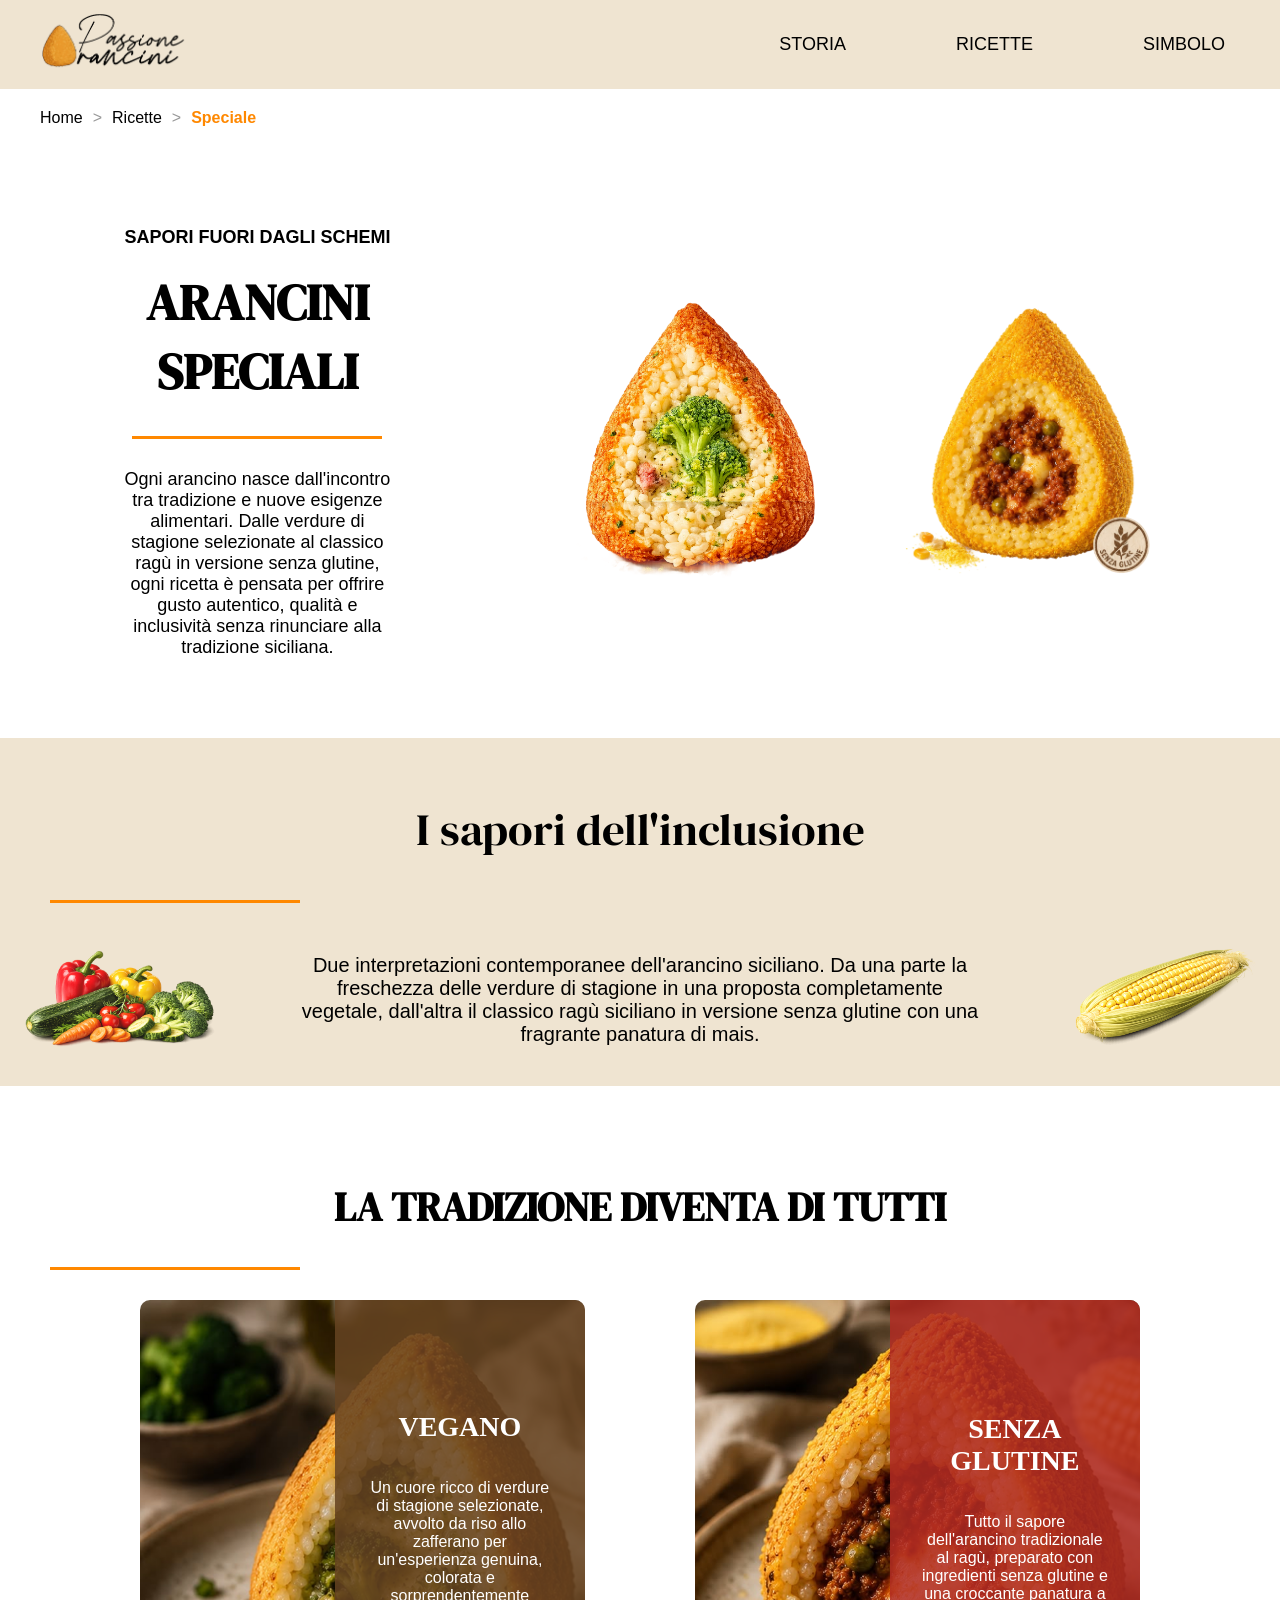
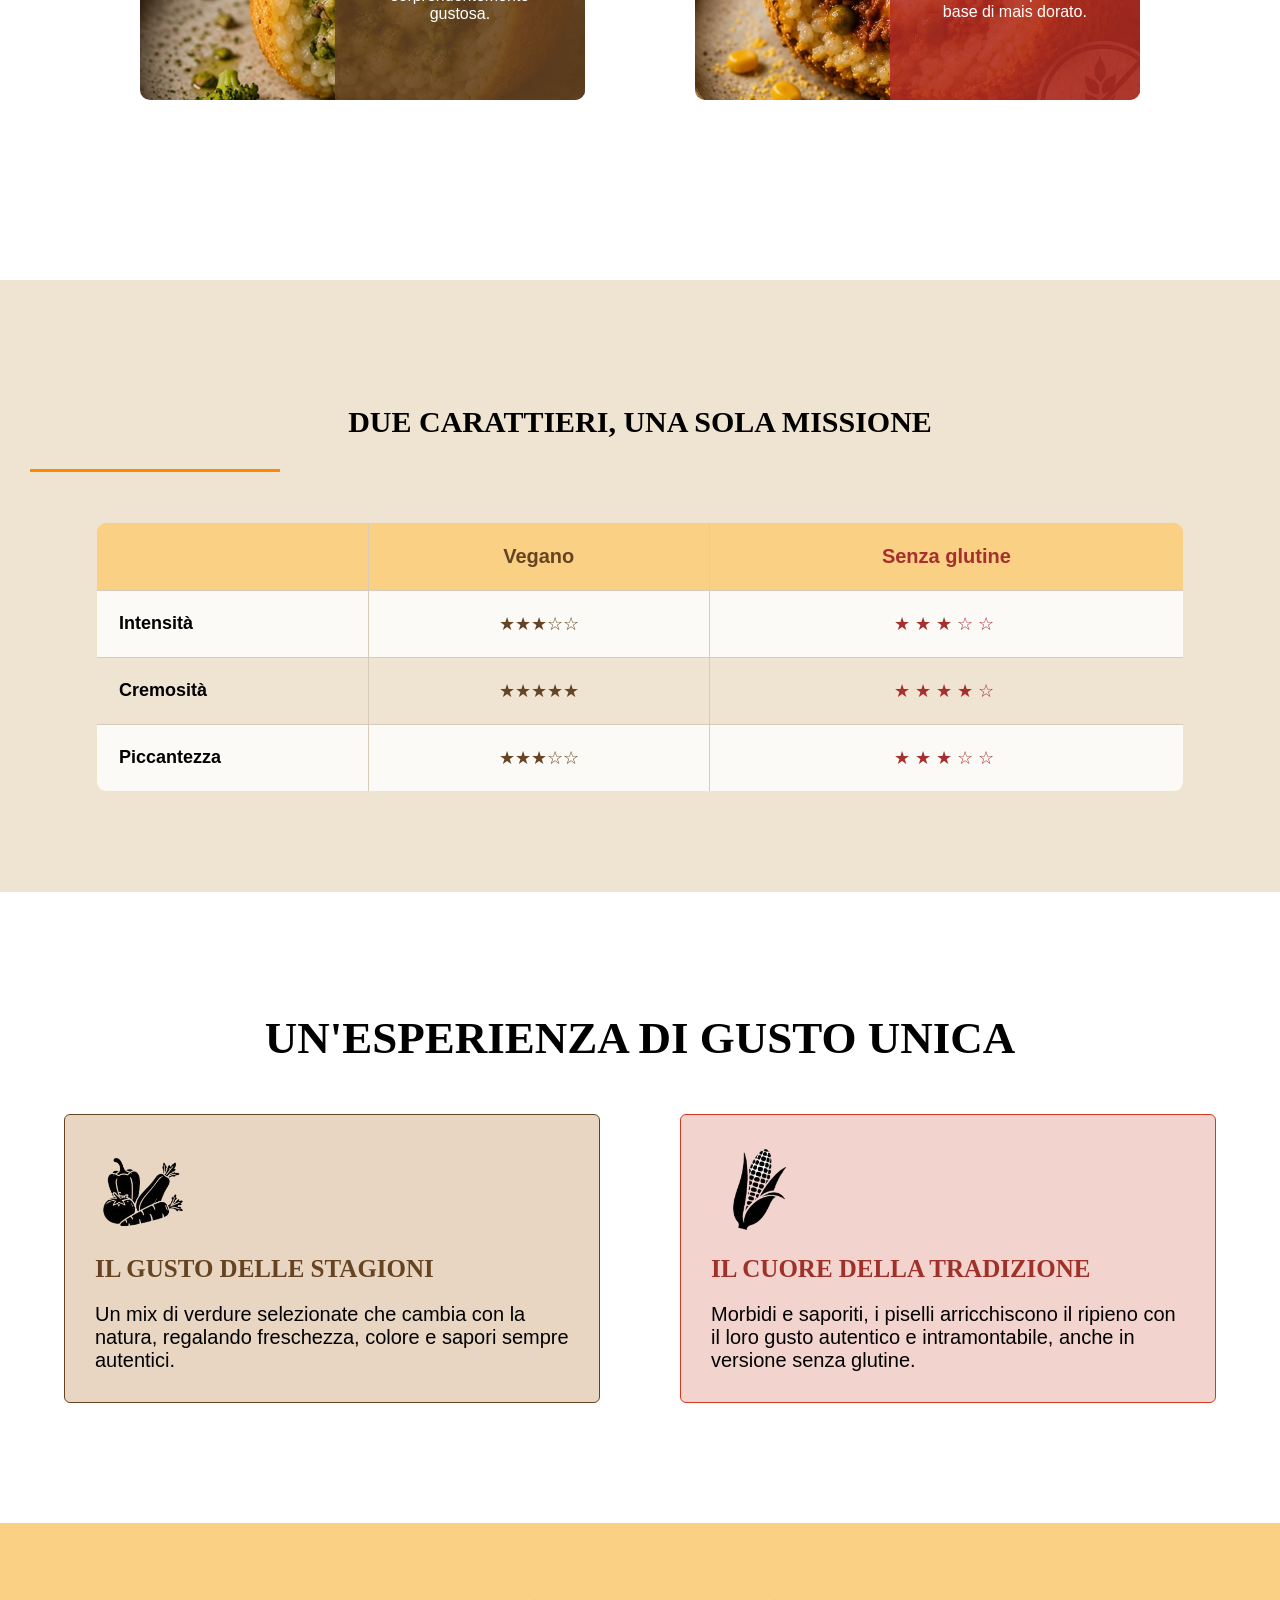
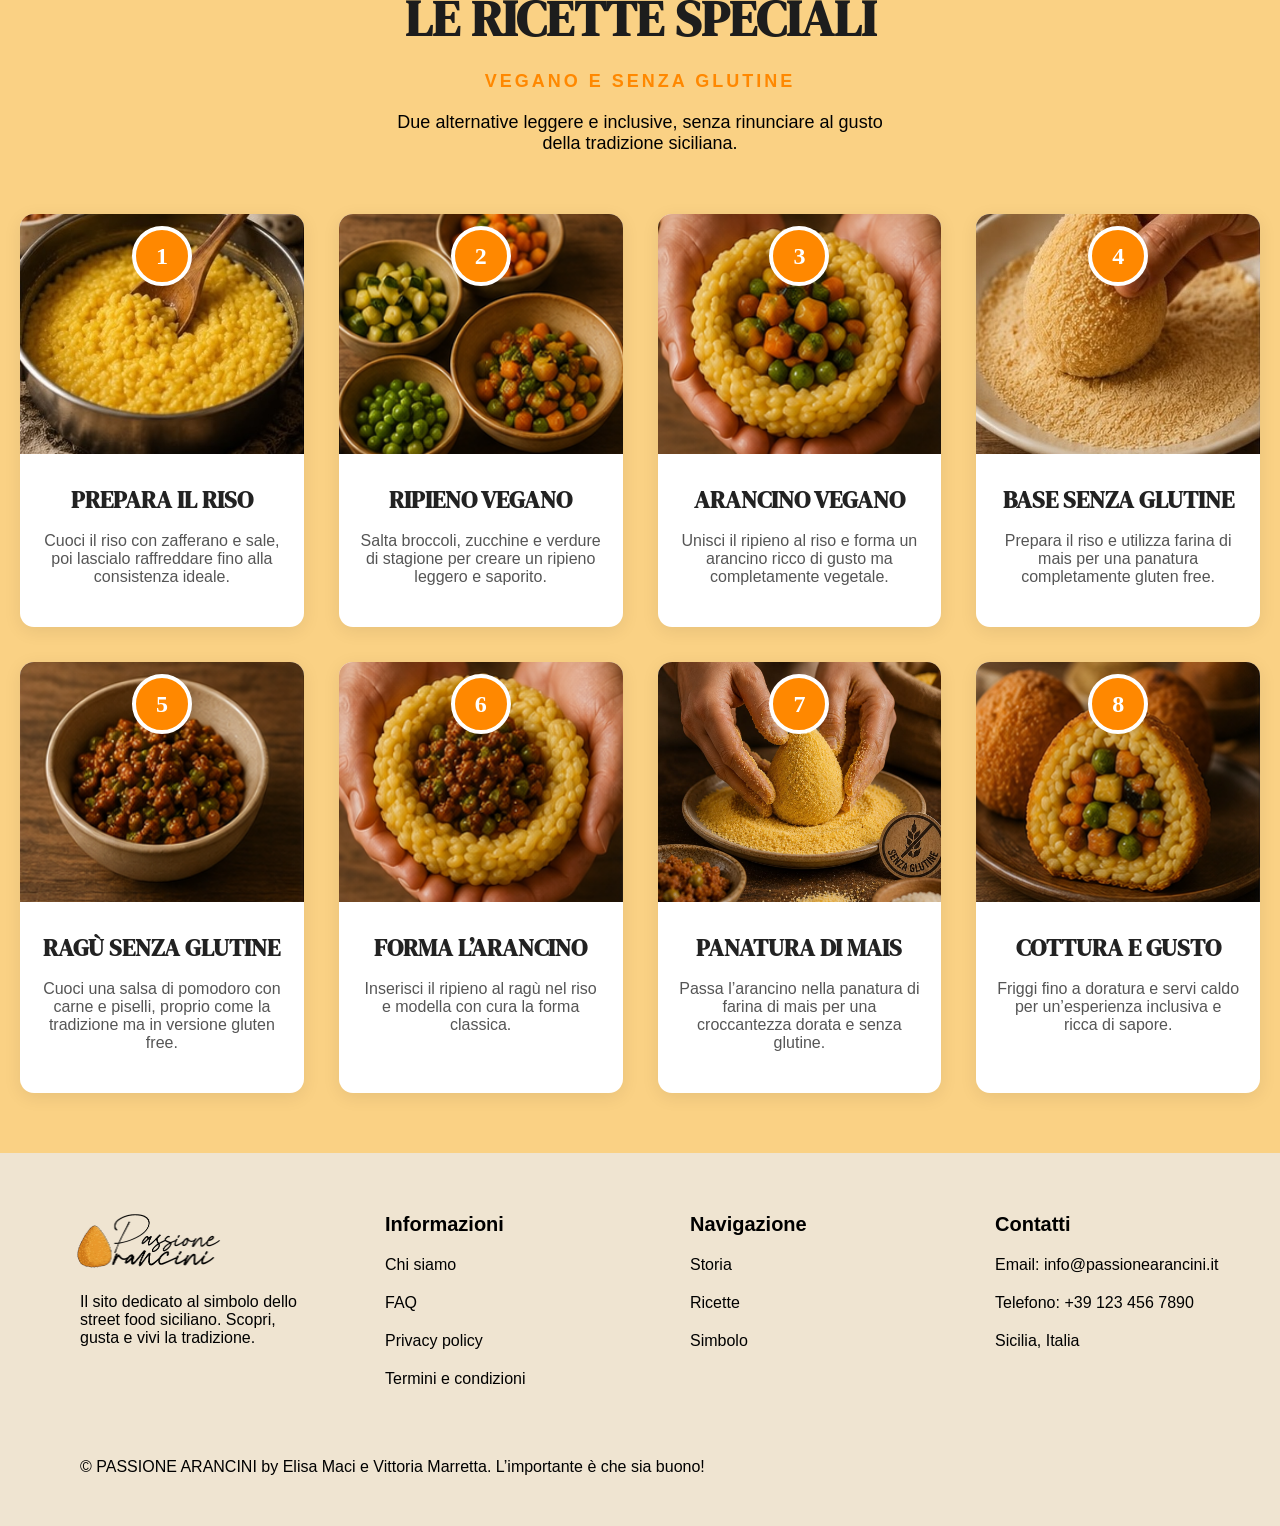
<file: speciale.html>
<!DOCTYPE html>
<html lang="en">
<head>
    <meta charset="UTF-8">
    <meta name="viewport" content="width=device-width, initial-scale=1.0">
    <title>Document</title>
    <link rel="stylesheet" href="css/style.css">
    <link rel="preconnect" href="https://fonts.googleapis.com">
<link rel="preconnect" href="https://fonts.gstatic.com" crossorigin>
<link href="https://fonts.googleapis.com/css2?family=DM+Serif+Display:ital@0;1&display=swap" rel="stylesheet">
</head>
<body>
    
     <header>
        <div class="cipolla">
            
                <a href="index.html" class="logo"> 
                    <img  src="img/Marchioarancino.png" alt=""> 
                </a>
                <div class="nav">
                    <nav>
                        <ul>
                            <li><a href="storia.html" > STORIA</a></li>
                            <li><a href="ricette.html"> RICETTE</a></li>
                            <li><a href="simbolo.html"> SIMBOLO</a></li>
                          

                        </ul>
                    </nav>
                </div>
        </div>
        
    
        
    </header>


     <nav class="breadcrumbs" aria-label="Breadcrumb">
    <a href="index.html">Home</a>
    <span> > </span>
        <a href="ricette.html">Ricette</a>
        <span> > </span>
    <span class="current">Speciale</span>
</nav>

   <main>
    <section class="tradizionale">
            
        <div class="caffe">
            <div class="motorino">
                <p class="mini"> Sapori fuori dagli schemi</p>
                <h1> ARANCINI SPECIALI</h1>

                <div class="striscia"></div>

                <p>
                   Ogni arancino nasce dall'incontro tra tradizione e nuove esigenze alimentari.
                    Dalle verdure di stagione selezionate al classico ragù in versione senza glutine, ogni ricetta è pensata per offrire gusto autentico, qualità e inclusività senza rinunciare alla tradizione siciliana.
                </p>
            </div>
        
              <div class="spazzola">
              <img src="img/brocco.png" alt="" srcset="">
               <img src="img/freeee.png" alt="" srcset="">
                </div>


       
            
            </div> 
    </section>

 <section class="arianna">
        <h2> 
        I sapori dell'inclusione
        </h2>
        <div class="striscia"></div>
        
    <div class="ariannagiraffa"> 
        
        <img src="img/stagionnn.png" alt=""  srcset="">

        <p>
           Due interpretazioni contemporanee dell'arancino siciliano.
Da una parte la freschezza delle verdure di stagione in una proposta completamente vegetale, dall'altra il classico ragù siciliano in versione senza glutine con una fragrante panatura di mais.
        </p>
         <img src="img/maisss.png"  alt=""  srcset="">


    
   </div>
</section>


<section class="sapori">
    <h2> La tradizione diventa di tutti</h2>
    <div class="striscia"></div>
    <div class="ux">
        <div class="uxpistacchio"> 
            
            <div class="uxbox">
                <img src="img/verdeee.png" alt="" srcset="">
            </div>
            
            <div class="foglia-box verde"> 
                <p class="mini"> </p>
                <h3>Vegano</h3>

                <p> Un cuore ricco di verdure di stagione selezionate, avvolto da riso allo zafferano per un'esperienza genuina, colorata e sorprendentemente gustosa. </p>

            </div>
        </div>

        <div class="uxnduja">
        <div class="uxbox">
            <img src="img/glutine.png" alt="" srcset="">
        </div>

        <div class="foglia-box rosso">
        <p class="mini"></p>
        <h3> Senza glutine </h3>

        <p> Tutto il sapore dell'arancino tradizionale al ragù, preparato con ingredienti senza glutine e una croccante panatura a base di mais dorato.</p>
         </div>
    </div>
    </div>
</section>

<section class="terea">
    <h2>DUE CARATTIERI, UNA SOLA MISSIONE </h2>
    <div class="striscia"> </div>
    <table>
        
        <tr>
            <th></th>
            <th>Vegano</th>
            <th>Senza glutine</th>
        </tr>

        <tr>
            <td>Intensità</td>
            <td>★★★☆☆</td>
            <td>★★★☆☆</td>
        </tr>

        <tr>
            <td>Cremosità</td>
            <td>★★★★★</td>
            <td>★★★★☆</td>
        </tr>


        <tr>
            <td>Piccantezza</td>
            <td>★★★☆☆</td>
            <td>★★★☆☆</td>
        </tr>
   </table> 


</section>     








<section class="esperienza">
    <span></span>
    <h2> Un'esperienza di gusto unica</h2>
    <span></span>
    <div class="gioco">
        <div class="battaglia">
        <img src="img/broccolini.png" alt="">
        <h3>Il gusto delle stagioni</h3>
    <p>Un mix di verdure selezionate che cambia con la natura, regalando freschezza, colore e sapori sempre autentici.</p>
    </div>

     <div class="battaglia">
        <img src="img/maisini.png" alt="">
       <h3>Il cuore della tradizione</h3>
    <p>Morbidi e saporiti, i piselli arricchiscono il ripieno con il loro gusto autentico e intramontabile, anche in versione senza glutine.</p>
    </div>
    </div>

</section>



   <section class="ricettario">
    <div class="libro">

        <div class="ricettariotitolo">
            <span></span>
            <h2>LE RICETTE SPECIALI</h2>
            <p class="ricettariosottotitolo">VEGANO E SENZA GLUTINE</p>
            <p class="ricettariodescription">
                Due alternative leggere e inclusive, senza rinunciare al gusto della tradizione siciliana.
            </p>
        </div>

        <div class="stepsgrid">

            <article class="stepcard">
                <div class="stepnumber">1</div>
                <img src="img/aranc1.jpg" alt="">
                <h3>PREPARA IL RISO</h3>
                <p>
                    Cuoci il riso con zafferano e sale, poi lascialo raffreddare fino alla consistenza ideale.
                </p>
            </article>

            <article class="stepcard">
                <div class="stepnumber">2</div>
                <img src="img/veg1.png" alt="">
                <h3>RIPIENO VEGANO</h3>
                <p>
                    Salta broccoli, zucchine e verdure di stagione per creare un ripieno leggero e saporito.
                </p>
            </article>

            <article class="stepcard">
                <div class="stepnumber">3</div>
                <img src="img/veg2.png" alt="">
                <h3>ARANCINO VEGANO</h3>
                <p>
                    Unisci il ripieno al riso e forma un arancino ricco di gusto ma completamente vegetale.
                </p>
            </article>

            <article class="stepcard">
                <div class="stepnumber">4</div>
                <img src="img/aranc6.jpg" alt="">
                <h3>BASE SENZA GLUTINE</h3>
                <p>
                    Prepara il riso e utilizza farina di mais per una panatura completamente gluten free.
                </p>
            </article>

            <article class="stepcard">
                <div class="stepnumber">5</div>
                <img src="img/free1.png" alt="">
                <h3>RAGÙ SENZA GLUTINE</h3>
                <p>
                    Cuoci una salsa di pomodoro con carne e piselli, proprio come la tradizione ma in versione gluten free.
                </p>
            </article>

            <article class="stepcard">
                <div class="stepnumber">6</div>
                <img src="img/free2.png" alt="">
                <h3>FORMA L’ARANCINO</h3>
                <p>
                    Inserisci il ripieno al ragù nel riso e modella con cura la forma classica.
                </p>
            </article>

            <article class="stepcard">
                <div class="stepnumber">7</div>
                <img src="img/farinamais.jpg" alt="">
                <h3>PANATURA DI MAIS</h3>
                <p>
                    Passa l’arancino nella panatura di farina di mais per una croccantezza dorata e senza glutine.
                </p>
            </article>

            <article class="stepcard">
                <div class="stepnumber">8</div>
                <img src="img/veg4.png" alt="">
                <h3>COTTURA E GUSTO</h3>
                <p>
                    Friggi fino a doratura e servi caldo per un’esperienza inclusiva e ricca di sapore.
                </p>
            </article>

        </div>

    </div>

</section>
</main>

  <footer class="pulcino">

         

        <div class="griglia">
           <div>
            <img src="img/Marchioarancino.png" alt=""> 
             <p> Il sito dedicato al simbolo dello street food siciliano. Scopri, gusta e vivi la tradizione. </p>

           </div>

           <div>
            <h4> Informazioni </h4>

            <p class="colore"> Chi siamo   </p>
            <p class="colore"> FAQ </p>
            <p class="colore"> Privacy policy </p>
            <p class="colore"> Termini e condizioni </p>
           </div>

            <div>

            <h4> Navigazione </h4>

            <a href="storia.html"> <p class="colore"> Storia </p> </a>
            <a href="ricette.html"> <p class="colore"> Ricette </p> </a>
            <a href="simbolo.html"> <p class="colore"> Simbolo </p> </a>
           </div>

           <div>
            <h4> Contatti </h4>
           <p class="colore"> Email: info@passionearancini.it </p>
              <p class="colore"> Telefono: +39 123 456 7890 </p>
              <p class="colore"> Sicilia, Italia</p>
            </div>








        </div>   


        <p class="end">© PASSIONE ARANCINI by Elisa Maci e Vittoria Marretta. L’importante è che sia buono!</p>
    </footer>

    
</body>
</html>
</file>
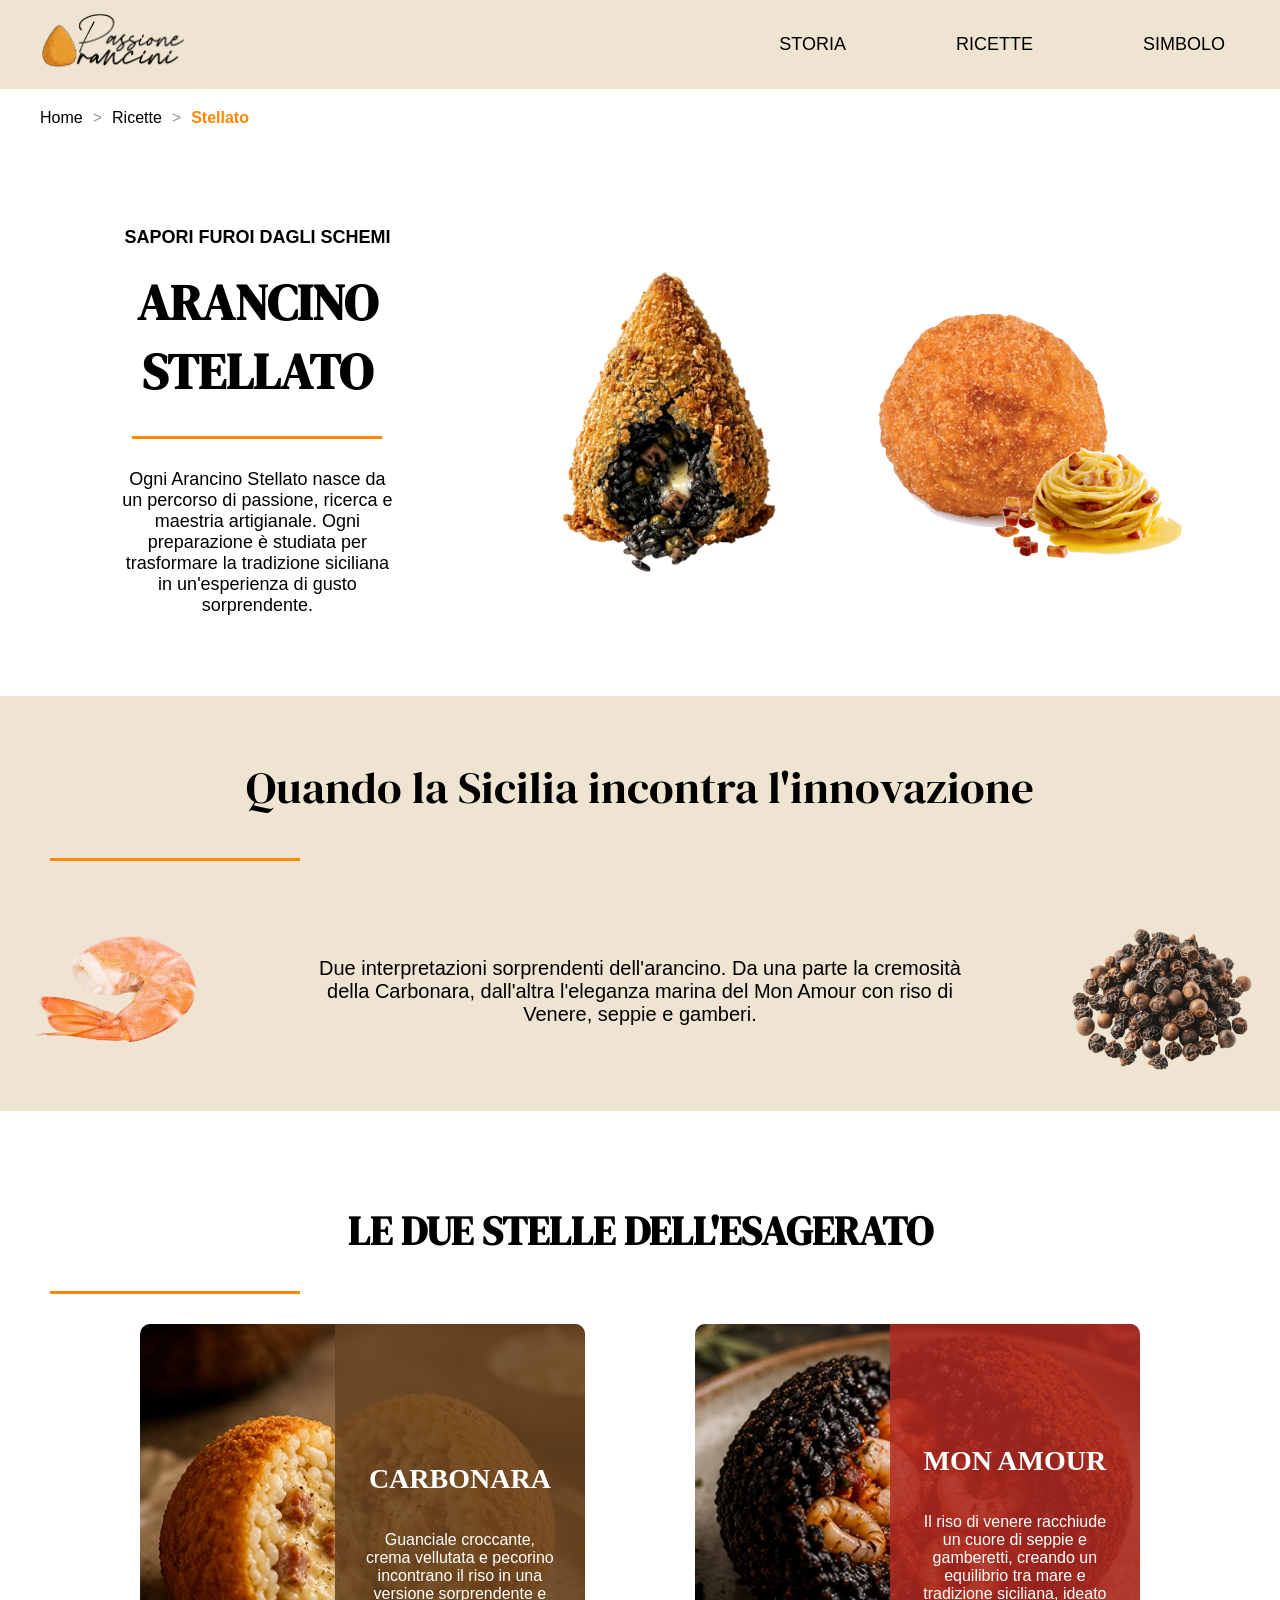
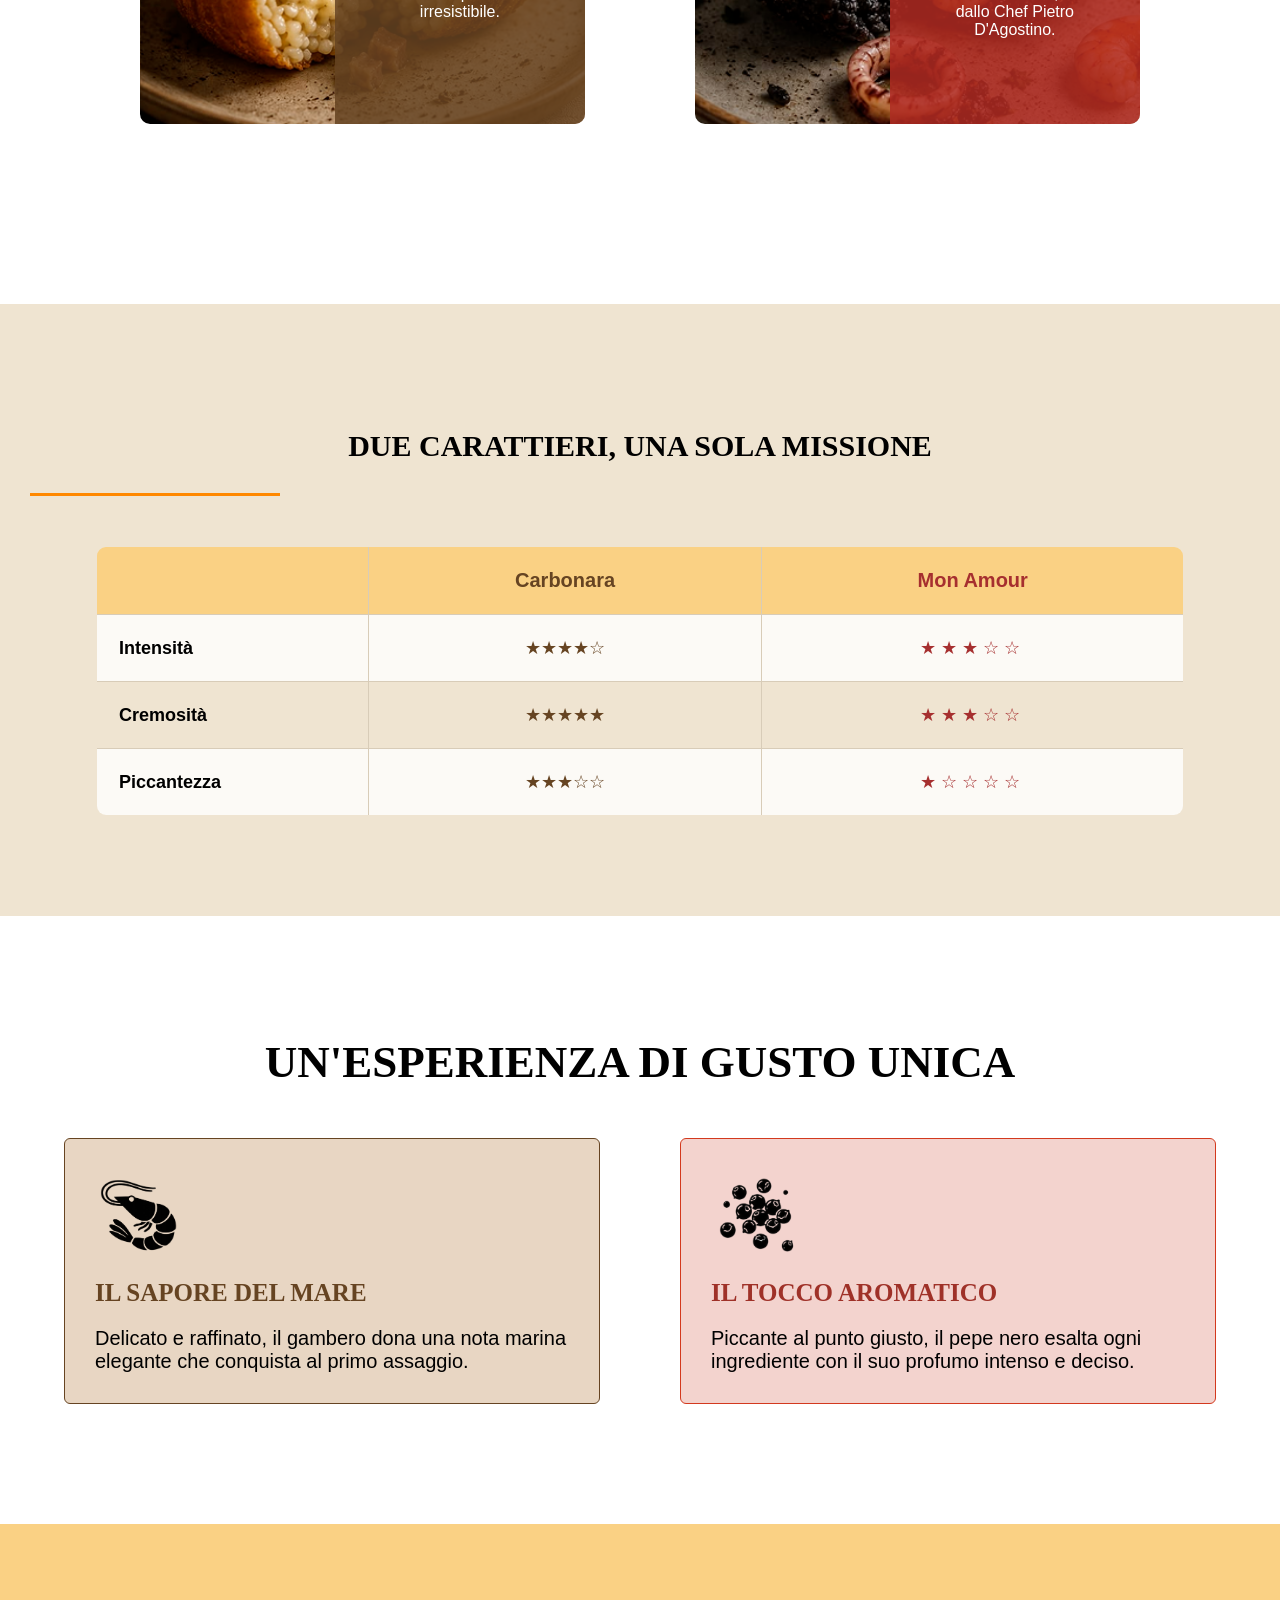
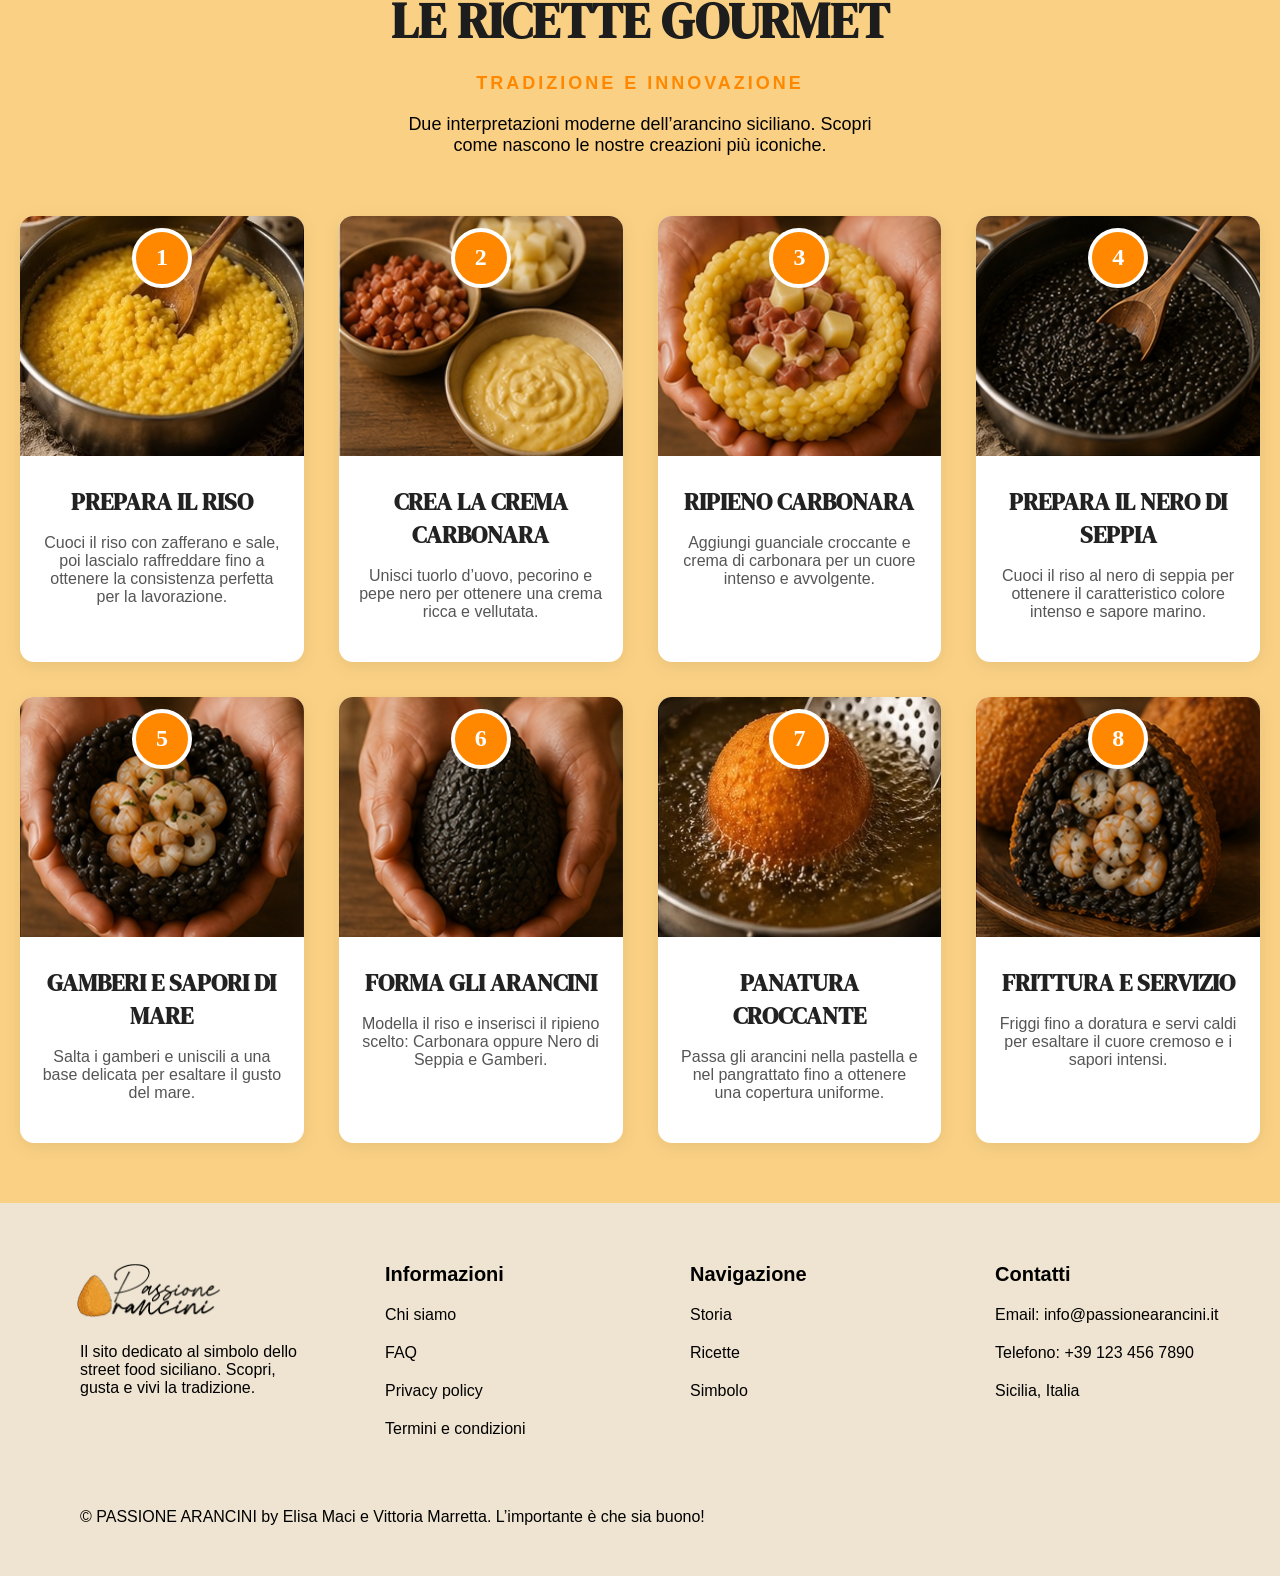
<file: stellato.html>
<!DOCTYPE html>
<html lang="en">
<head>
    <meta charset="UTF-8">
    <meta name="viewport" content="width=device-width, initial-scale=1.0">
    <title>Document</title>
    <link rel="stylesheet" href="css/style.css">
    <link rel="preconnect" href="https://fonts.googleapis.com">
<link rel="preconnect" href="https://fonts.gstatic.com" crossorigin>
<link href="https://fonts.googleapis.com/css2?family=DM+Serif+Display:ital@0;1&display=swap" rel="stylesheet">
</head>
<body>
    
     <header>
        <div class="cipolla">
            
                <a href="index.html" class="logo"> 
                    <img  src="img/Marchioarancino.png" alt=""> 
                </a>
                <div class="nav">
                    <nav>
                        <ul>
                            <li><a href="storia.html" > STORIA</a></li>
                            <li><a href="ricette.html" > RICETTE</a></li>
                            <li><a href="simbolo.html"> SIMBOLO</a></li>
                          

                        </ul>
                    </nav>
                </div>
        </div>
        
    
        
    </header>

     <nav class="breadcrumbs" aria-label="Breadcrumb">
    <a href="index.html">Home</a>
    <span> > </span>
        <a href="ricette.html">Ricette</a>
        <span> > </span>
    <span class="current">Stellato</span>
</nav>

   <main>
    <section class="tradizionale">
            
        <div class="caffe">
            <div class="motorino">
                <p class="mini"> Sapori furoi dagli schemi</p>
                <h1> ARANCINO <br>
                    STELLATO</h1>

                <div class="striscia"></div>

                <p>
                   Ogni Arancino Stellato nasce da un percorso di passione, ricerca e maestria artigianale. Ogni preparazione è studiata per trasformare la tradizione siciliana in un'esperienza di gusto sorprendente.
                </p>
            </div>
        
            <div class="spazzola">
              <img src="img/risonero.PNG" alt="" srcset="">
               <img src="img/arancinocarbonara.png" alt="" srcset="">
            </div>


       
            
            </div> 
    </section>

 <section class="arianna">
        <h2> 
        Quando la Sicilia incontra l'innovazione
        </h2>
        <div class="striscia"></div>
        
    <div class="ariannagiraffa"> 
        
        <img src="img/gamb.png" alt=""  srcset="">

        <p>
           Due interpretazioni sorprendenti dell'arancino.
           Da una parte la cremosità della Carbonara, dall'altra
           l'eleganza marina del Mon Amour con riso di Venere, seppie e gamberi.
        </p>
         <img src="img/pepenero.png"  alt=""  srcset="">


    
   </div>
</section>


<section class="sapori">
    <h2> LE DUE STELLE DELL'ESAGERATO</h2>
    <div class="striscia"></div>
    <div class="ux">
        <div class="uxpistacchio"> 
            
            <div class="uxbox">
                <img src="img/carbocarbo.png" alt="" srcset="">
            </div>
            
            <div class="foglia-box verde"> 
                <p class="mini"> </p>
                <h3>CARBONARA</h3>

                <p> Guanciale croccante, crema vellutata e pecorino
                    incontrano il riso in una versione sorprendente e irresistibile. 
                </p>

            </div>
        </div>

        <div class="uxnduja">
        <div class="uxbox">
            <img src="img/seppiaseppia.png" alt="" srcset="">
        </div>

        <div class="foglia-box rosso">
        <p class="mini"></p>
        <h3> MON AMOUR </h3>

        <p> Il riso di venere racchiude un cuore di seppie e gamberetti,
            creando un equilibrio tra mare e tradizione siciliana, ideato dallo Chef Pietro D'Agostino.
         </p>
         </div>
    </div>
    </div>
</section>

<section class="terea">
    <h2>DUE CARATTIERI, UNA SOLA MISSIONE </h2>
    <div class="striscia"> </div>
    <table>
        
        <tr>
            <th></th>
            <th>Carbonara</th>
            <th>Mon Amour</th>
        </tr>

        <tr>
            <td>Intensità</td>
            <td>★★★★☆</td>
            <td>★★★☆☆</td>
        </tr>

        <tr>
            <td>Cremosità</td>
            <td>★★★★★</td>
            <td>★★★☆☆</td>
        </tr>


        <tr>
            <td>Piccantezza</td>
            <td>★★★☆☆</td>
            <td>★☆☆☆☆</td>
        </tr>
   </table> 


</section>     








<section class="esperienza">
    <span></span>
    <h2> Un'esperienza di gusto unica</h2>
    <span></span>
    <div class="gioco">
        <div class="battaglia">
        <img src="img/gamberini.png" alt="">
        <h3>Il sapore del mare</h3>
    <p>Delicato e raffinato, il gambero dona una nota marina elegante che conquista al primo assaggio.</p>

    </div>

     <div class="battaglia">
        <img src="img/peperini.png" alt="">
        <h3>Il tocco aromatico</h3>
    <p>Piccante al punto giusto, il pepe nero esalta ogni ingrediente con il suo profumo intenso e deciso.</p>

    </div>
    </div>

</section>



   <section class="ricettario">
    <div class="libro">

        <div class="ricettariotitolo">
            <span></span>
            <h2>LE RICETTE GOURMET</h2>
            <p class="ricettariosottotitolo">TRADIZIONE E INNOVAZIONE</p>
            <p class="ricettariodescription">
                Due interpretazioni moderne dell’arancino siciliano.
                Scopri come nascono le nostre creazioni più iconiche.
            </p>
        </div>

        <div class="stepsgrid">

            <article class="stepcard">
                <div class="stepnumber">1</div>
                <img src="img/aranc1.jpg" alt="">
                <h3>PREPARA IL RISO</h3>
                <p>
                    Cuoci il riso con zafferano e sale, poi lascialo raffreddare fino a ottenere la consistenza perfetta per la lavorazione.
                </p>
            </article>

            <article class="stepcard">
                <div class="stepnumber">2</div>
                <img src="img/carbo2.png" alt="">
                <h3>CREA LA CREMA CARBONARA</h3>
                <p>
                    Unisci tuorlo d’uovo, pecorino e pepe nero per ottenere una crema ricca e vellutata.
                </p>
            </article>

            <article class="stepcard">
                <div class="stepnumber">3</div>
                <img src="img/carbo3.png" alt="">
                <h3>RIPIENO CARBONARA</h3>
                <p>
                    Aggiungi guanciale croccante e crema di carbonara per un cuore intenso e avvolgente.
                </p>
            </article>

            <article class="stepcard">
                <div class="stepnumber">4</div>
                <img src="img/nerosep1.png" alt="">
                <h3>PREPARA IL NERO DI SEPPIA</h3>
                <p>
                    Cuoci il riso al nero di seppia per ottenere il caratteristico colore intenso e sapore marino.
                </p>
            </article>

            <article class="stepcard">
                <div class="stepnumber">5</div>
                <img src="img/nerosep3.png" alt="">
                <h3>GAMBERI E SAPORI DI MARE</h3>
                <p>
                    Salta i gamberi e uniscili a una base delicata per esaltare il gusto del mare.
                </p>
            </article>

            <article class="stepcard">
                <div class="stepnumber">6</div>
                <img src="img/nerosep.png" alt="">
                <h3>FORMA GLI ARANCINI</h3>
                <p>
                    Modella il riso e inserisci il ripieno scelto: Carbonara oppure Nero di Seppia e Gamberi.
                </p>
            </article>

            <article class="stepcard">
                <div class="stepnumber">7</div>
                <img src="img/aranc7.jpg" alt="">
                <h3>PANATURA CROCCANTE</h3>
                <p>
                    Passa gli arancini nella pastella e nel pangrattato fino a ottenere una copertura uniforme.
                </p>
            </article>

            <article class="stepcard">
                <div class="stepnumber">8</div>
                <img src="img/nerosep5.png" alt="">
                <h3>FRITTURA E SERVIZIO</h3>
                <p>
                    Friggi fino a doratura e servi caldi per esaltare il cuore cremoso e i sapori intensi.
                </p>
            </article>

        </div>

    </div>
</section>
   </main>


     <footer class="pulcino">

         

        <div class="griglia">
           <div>
            <img src="img/Marchioarancino.png" alt=""> 
             <p> Il sito dedicato al simbolo dello street food siciliano. Scopri, gusta e vivi la tradizione. </p>

           </div>

           <div>
            <h4> Informazioni </h4>

            <p class="colore"> Chi siamo   </p>
            <p class="colore"> FAQ </p>
            <p class="colore"> Privacy policy </p>
            <p class="colore"> Termini e condizioni </p>
           </div>

            <div>

            <h4> Navigazione </h4>

            <a href="storia.html"> <p class="colore"> Storia </p> </a>
            <a href="ricette.html"> <p class="colore"> Ricette </p> </a>
            <a href="simbolo.html"> <p class="colore"> Simbolo </p> </a>
           </div>

           <div>
            <h4> Contatti </h4>
           <p class="colore"> Email: info@passionearancini.it </p>
              <p class="colore"> Telefono: +39 123 456 7890 </p>
              <p class="colore"> Sicilia, Italia</p>
            </div>








        </div>   


        <p class="end">© PASSIONE ARANCINI by Elisa Maci e Vittoria Marretta. L’importante è che sia buono!</p>
    </footer>

    
</body>
</html>
</file>
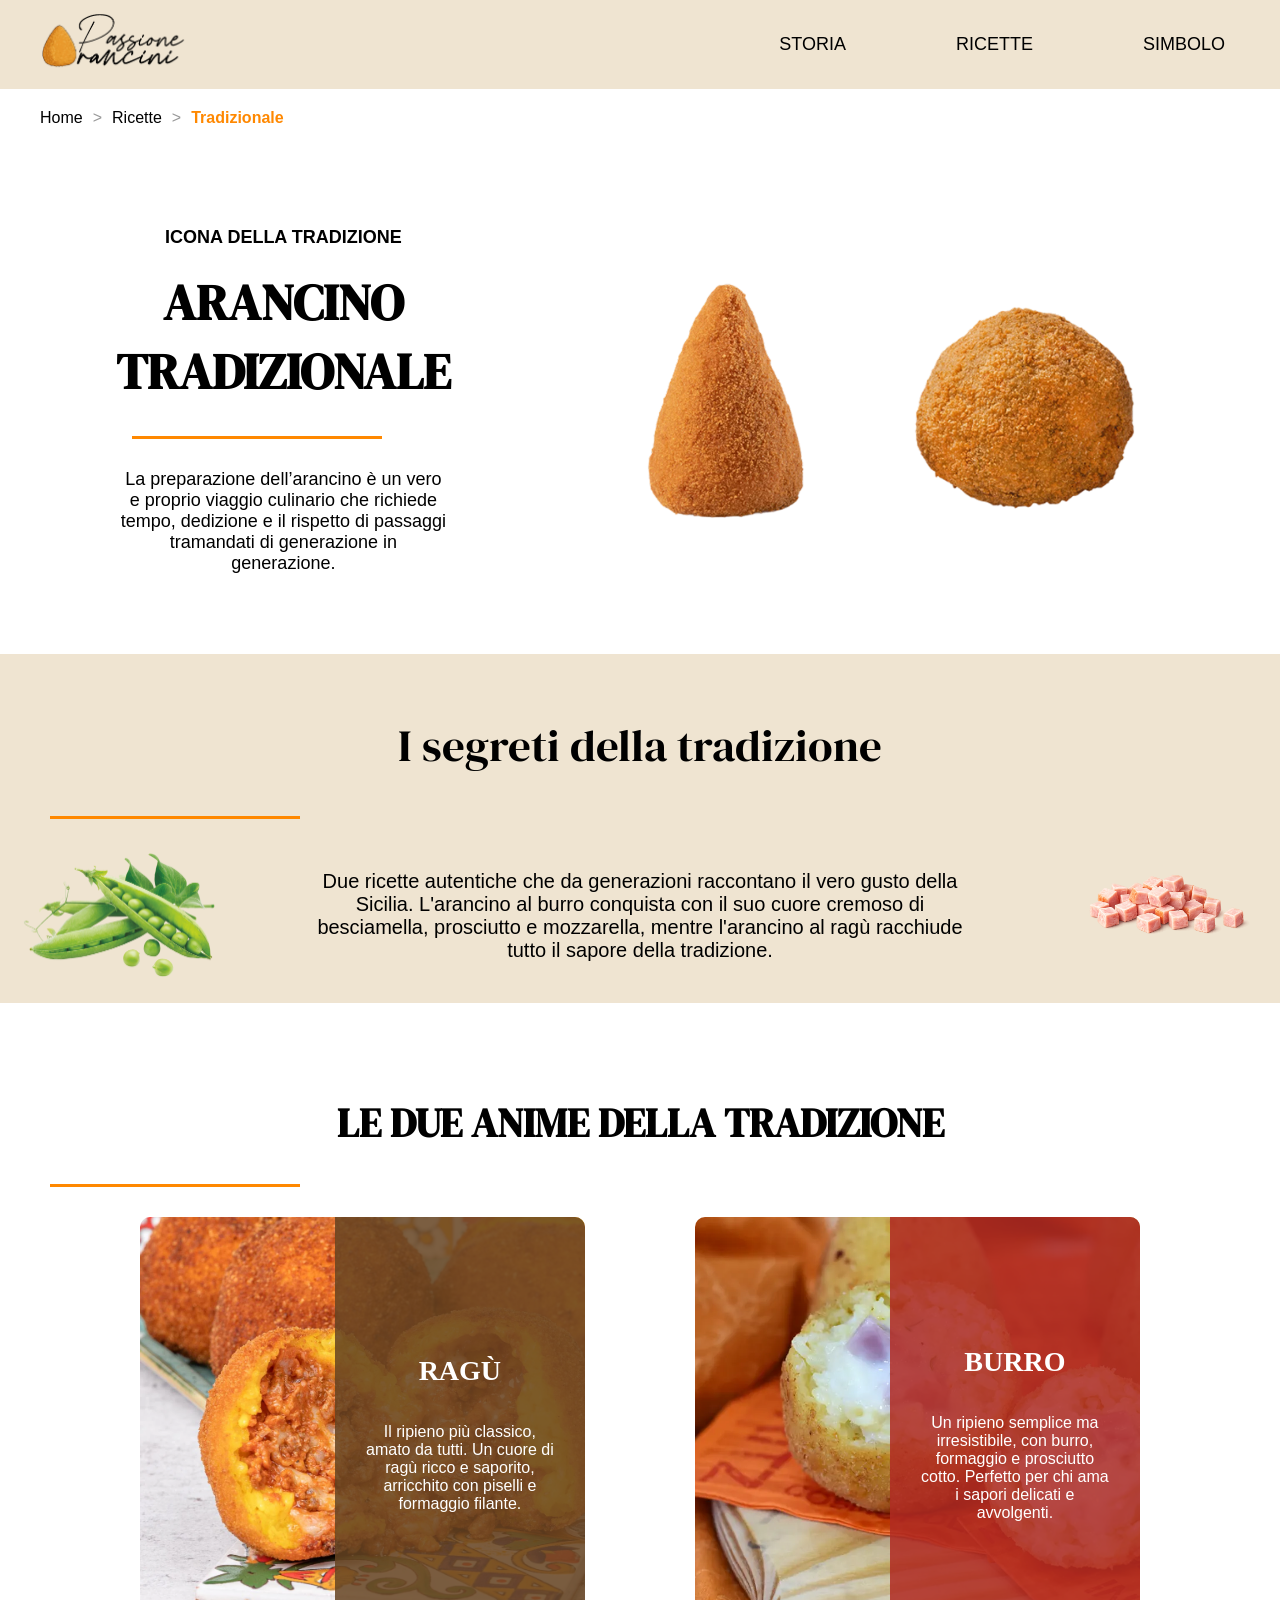
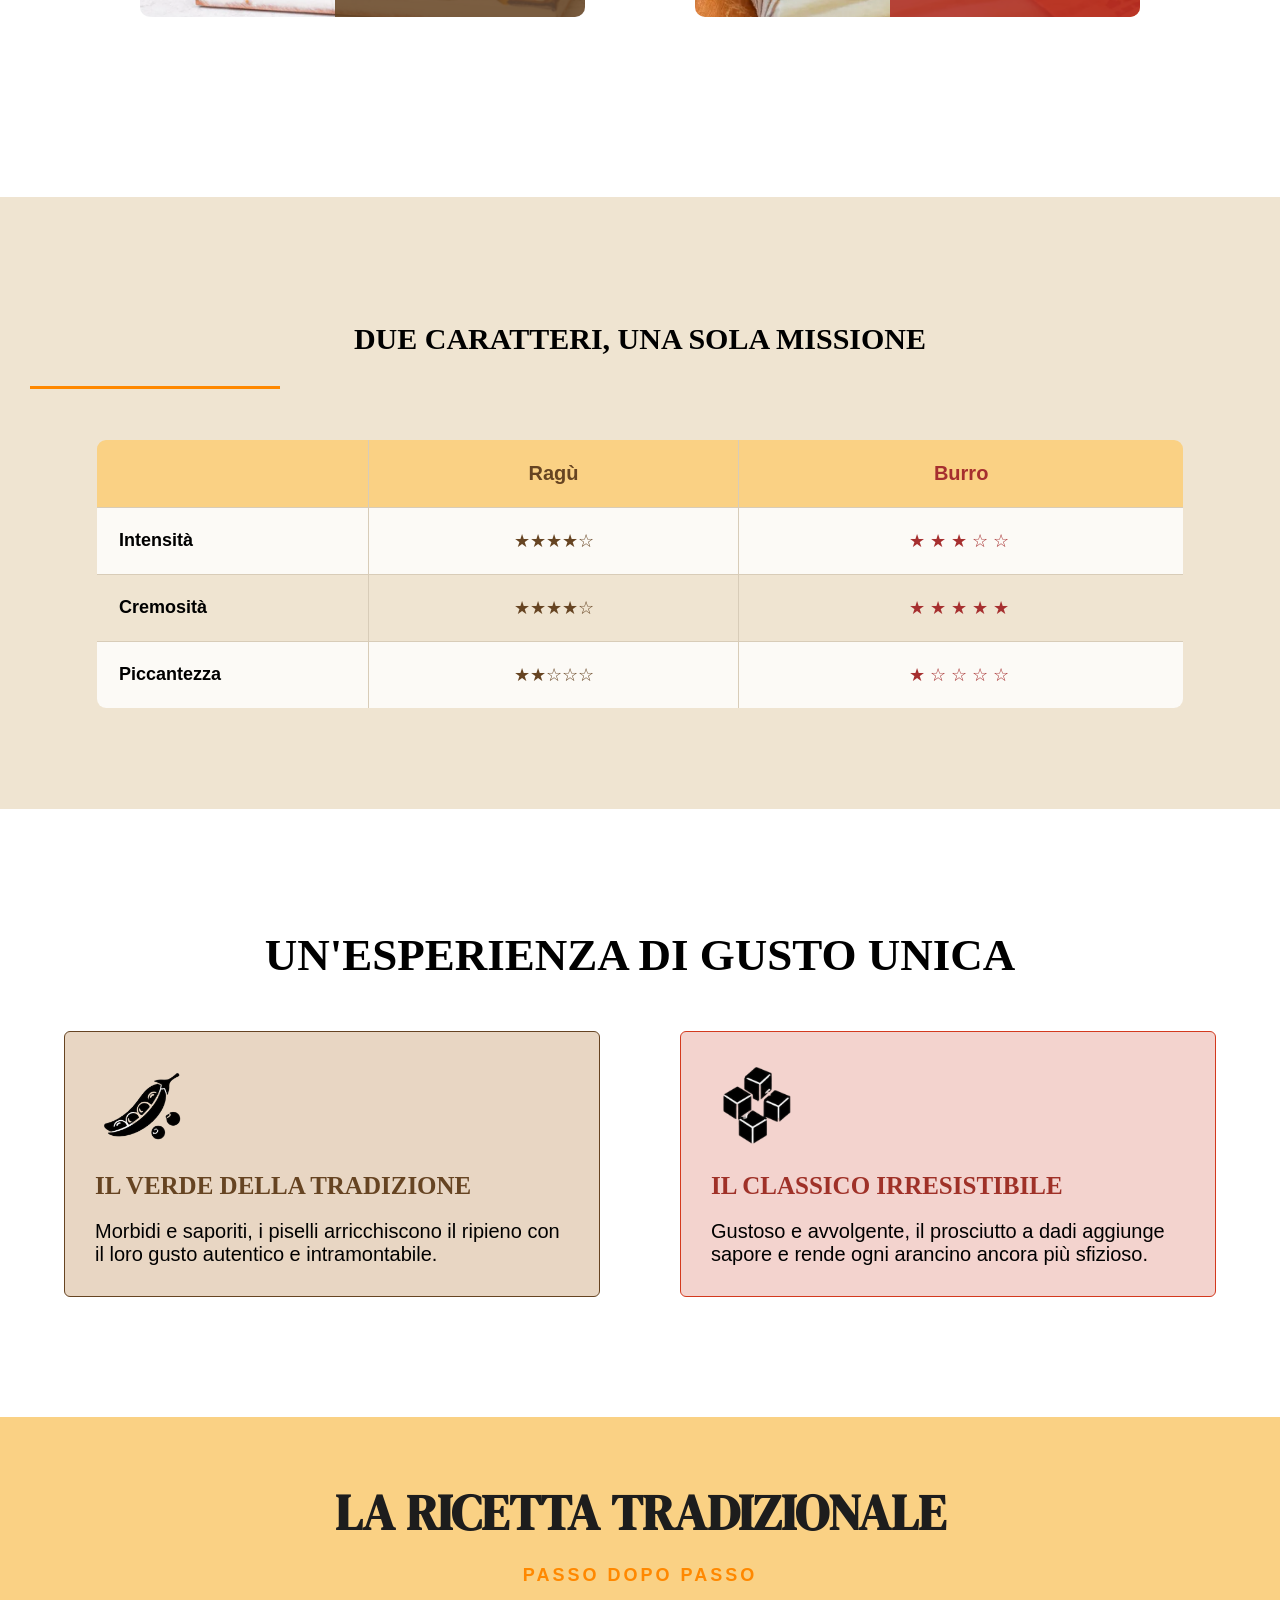
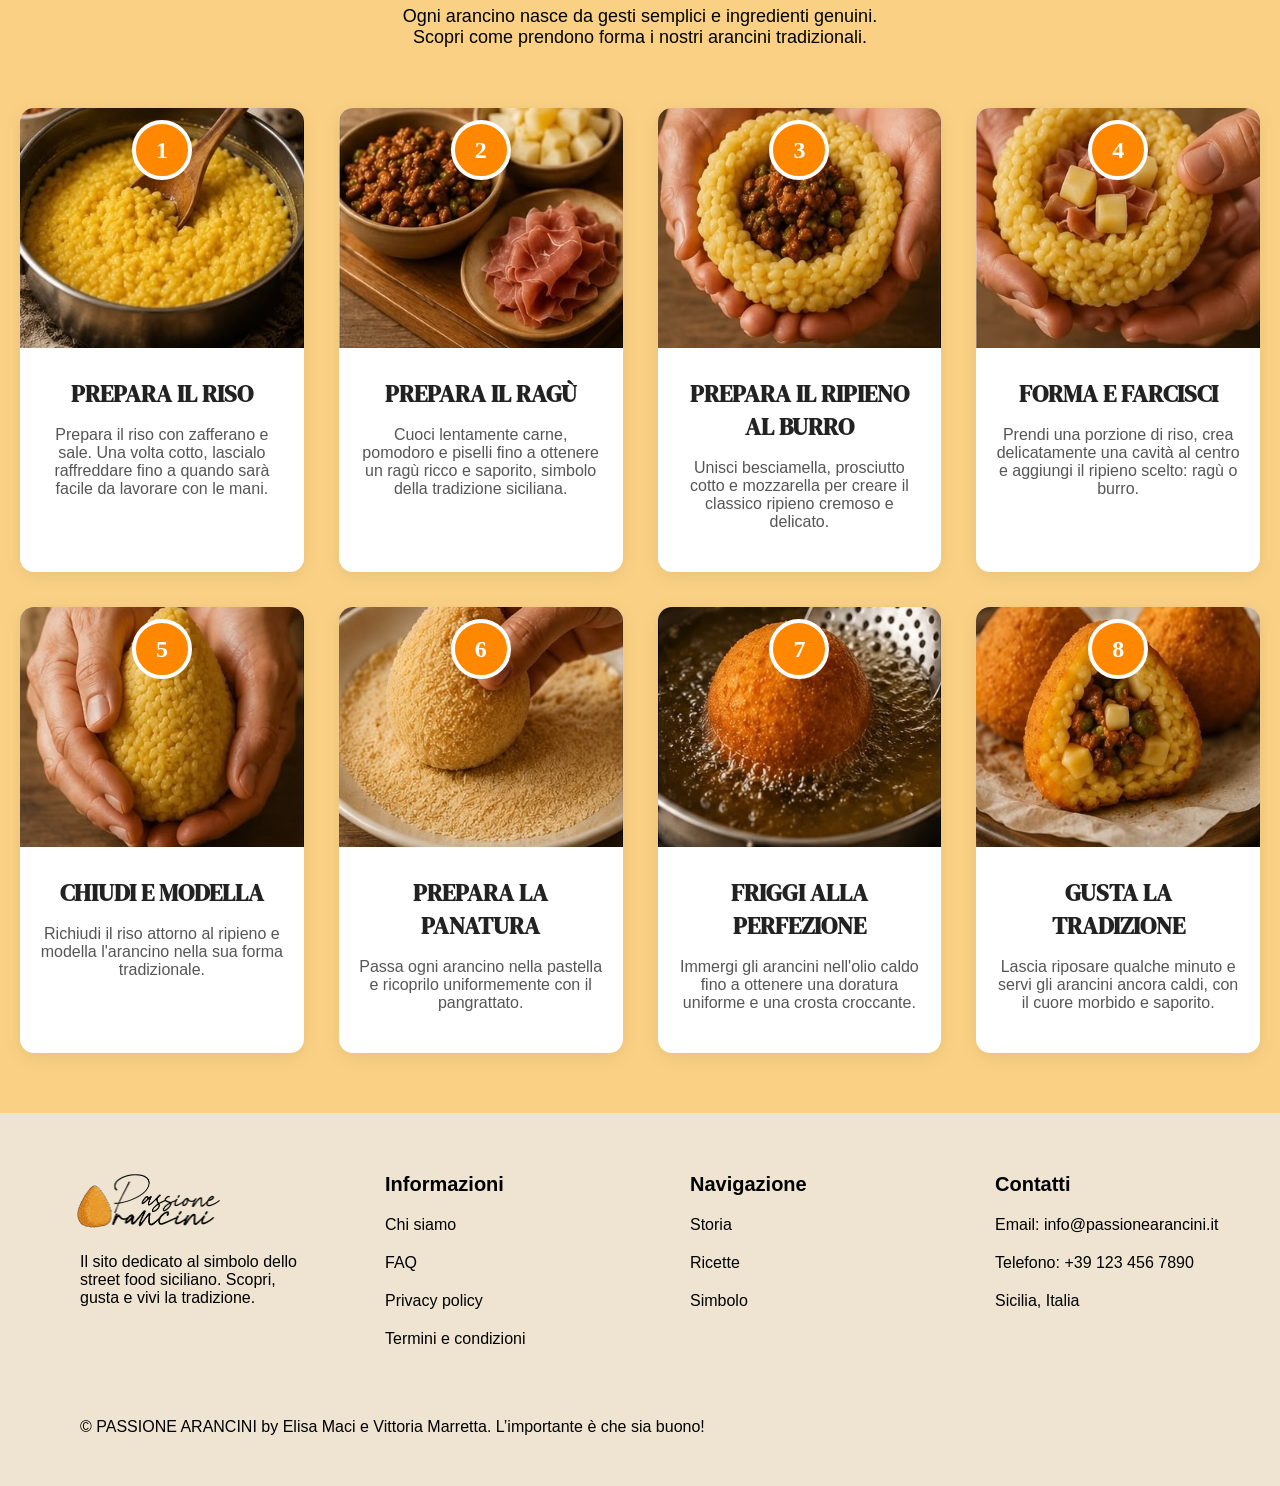
<file: tradizionale.html>
<!DOCTYPE html>
<html lang="en">
<head>
    <meta charset="UTF-8">
    <meta name="viewport" content="width=device-width, initial-scale=1.0">
    <title>sitoarancini</title>
     <link rel="stylesheet" href="css/style.css">
     <link rel="preconnect" href="https://fonts.googleapis.com">
<link rel="preconnect" href="https://fonts.gstatic.com" crossorigin>
<link href="https://fonts.googleapis.com/css2?family=DM+Serif+Display:ital@0;1&display=swap" rel="stylesheet">
</head>
<body>
     <header>
        <div class="cipolla">
            
                <a href="index.html" class="logo"> 
                    <img  src="img/Marchioarancino.png" alt=""> 
                </a>
                <div class="nav">
                    <nav>
                        <ul>
                            <li><a href="storia.html" > STORIA</a></li>
                            <li><a href="ricette.html" > RICETTE</a></li>
                            <li><a href="simbolo.html"> SIMBOLO</a></li>
                          

                        </ul>
                    </nav>
                </div>
        </div>
        
    
        
    </header>


     <nav class="breadcrumbs" aria-label="Breadcrumb">
    <a href="index.html">Home</a>
    <span> > </span>
        <a href="ricette.html">Ricette</a>
        <span> > </span>
    <span class="current">Tradizionale</span>
</nav>

<main>
    <section class="tradizionale">
            
        <div class="caffe">
            <div class="motorino" >
                <p class="mini"> ICONA DELLA TRADIZIONE </p>
                <h1> ARANCINO <br>
                    TRADIZIONALE</h1>

                <div class="striscia"></div>

                <p>
                    La preparazione dell’arancino è un vero e proprio 
                    viaggio culinario che richiede tempo, 
                    dedizione e il rispetto di passaggi tramandati di generazione in generazione.
                </p>
            </div>
            <div class="spazzola">
            <img src="img/due1.png" alt="" srcset="">
            <img src="img/due2.png" alt="">
            </div>
        </div> 
    </section>

    <section class="arianna">
    <h2>
        I segreti della tradizione
    </h2>
    <div class="striscia"></div>

    <div class="ariannagiraffa">
        <img src="img/pissss.png" alt="Arancino al burro">

        <p>
            Due ricette autentiche che da generazioni raccontano
            il vero gusto della Sicilia.
            L'arancino al burro conquista con il suo cuore cremoso di besciamella,
            prosciutto e mozzarella, mentre l'arancino al ragù racchiude tutto il
            sapore della tradizione. 
        </p>

        <img src="img/cottooo.png" alt="Arancino al ragù">
    </div>
</section>

<section class="sapori">
    <h2> Le due anime della tradizione</h2>
    <div class="striscia"></div>
    <div class="ux">
        <div class="uxpistacchio"> 
            
            <div class="uxbox">
                <img src="img/giallo.webp" alt="" srcset="">
            </div>
            
            <div class="foglia-box verde"> 
                <p class="mini"> </p>
                <h3>Ragù</h3>

                <p> Il ripieno più classico, amato da tutti. Un cuore di ragù ricco e 
                            saporito, arricchito con piselli e formaggio filante.
                </p>

            </div>
        </div>

        <div class="uxnduja">
        <div class="uxbox">
            <img src="img/gelato.webp" alt="" srcset="">
        </div>

        <div class="foglia-box rosso">
        <p class="mini"></p>
        <h3>Burro </h3>

        <p> Un ripieno semplice ma irresistibile, con burro, formaggio e prosciutto cotto. 
                            Perfetto per chi ama i sapori delicati e avvolgenti.
         </p>
         </div>
    </div>
    </div>
</section>

 <section class="terea">
    <h2>DUE CARATTERI, UNA SOLA MISSIONE </h2>
    <div class="striscia"> </div>
    <table>
        
        <tr>
            <th></th>
            <th>Ragù</th>
            <th>Burro</th>
        </tr>

        <tr>
            <td>Intensità</td>
            <td>★★★★☆</td>
            <td>★★★☆☆</td>
        </tr>

        <tr>
            <td>Cremosità</td>
            <td>★★★★☆</td>
            <td>★★★★★</td>
        </tr>


        <tr>
            <td>Piccantezza</td>
            <td>★★☆☆☆</td>
            <td>★☆☆☆☆</td>
        </tr>
   </table> 


</section>         

<section class="esperienza">
    <span></span>
    <h2> Un'esperienza di gusto unica</h2>
    <span></span>
    <div class="gioco">
        <div class="battaglia">
        <img src="img/pisellini.png" alt="">
        <h3>Il verde della tradizione</h3>
        <p>Morbidi e saporiti, i piselli arricchiscono il ripieno con il loro gusto autentico e intramontabile.</p>
    </div>

     <div class="battaglia">
        <img src="img/prosciuttini.png" alt="">
        <h3>Il classico irresistibile</h3>
    <p>Gustoso e avvolgente, il prosciutto a dadi aggiunge sapore e rende ogni arancino ancora più sfizioso.</p>

    </div>
    </div>

</section>




    <section class="ricettario">
    <div class="libro">

        <div class="ricettariotitolo">
            <span></span>
            <h2>LA RICETTA TRADIZIONALE</h2>
            <p class="ricettariosottotitolo">PASSO DOPO PASSO</p>
            <p class="ricettariodescription">
                Ogni arancino nasce da gesti semplici e ingredienti genuini.
                Scopri come prendono forma i nostri arancini tradizionali.
            </p>
        </div>

        <div class="stepsgrid">

            <article class="stepcard">
                <div class="stepnumber">1</div>
                <img src="img/aranc1.jpg" alt="">
                <h3>PREPARA IL RISO</h3>
                <p>
                    Prepara il riso con zafferano e sale. Una volta cotto, lascialo raffreddare fino a quando sarà facile da lavorare con le mani.          
                </p>
            </article>

            <article class="stepcard">
                <div class="stepnumber">2</div>
                <img src="img/aranc2.jpg" alt="">
                <h3>PREPARA IL ragù</h3>
                <p>Cuoci lentamente carne, pomodoro e piselli fino a ottenere un ragù ricco e saporito, simbolo della tradizione siciliana.</p>
            </article>

            <article class="stepcard">
                <div class="stepnumber">3</div>
                <img src="img/aranc3.jpg" alt="">
                <h3>PREPARA IL RIPIENO AL BURRO</h3>
                <p>Unisci besciamella, prosciutto cotto e mozzarella per creare il classico ripieno cremoso e delicato.</p>
            </article>

            <article class="stepcard">
                <div class="stepnumber">4</div>
                <img src="img/aranc4.jpg" alt="">
                <h3>forma e farcisci</h3>
                <p> Prendi una porzione di riso, crea delicatamente una cavità al centro e aggiungi il ripieno scelto: ragù o burro.</p>
            </article>

            <article class="stepcard">
                <div class="stepnumber">5</div>
                <img src="img/aranc5.jpg" alt="">
                <h3>CHIUDI E MODELLA</h3>
                <p>Richiudi il riso attorno al ripieno e modella l'arancino nella sua forma tradizionale.</p>
            </article>

            <article class="stepcard">
                <div class="stepnumber">6</div>
                <img src="img/aranc6.jpg" alt="">
                <h3>prepara LA PANATURA</h3>
                <p>Passa ogni arancino nella pastella e ricoprilo uniformemente con il pangrattato.</p>
            </article>

            <article class="stepcard">
                <div class="stepnumber">7</div>
                <img src="img/aranc7.jpg" alt="">
                <h3>FRIGGI ALLA PERFEZIONE</h3>
                <p> Immergi gli arancini nell'olio caldo fino a ottenere una doratura uniforme e una crosta croccante.</p>
            </article>

            <article class="stepcard">
                <div class="stepnumber">8</div>
                <img src="img/aranc8.jpg" alt="">
                <h3>gusta la tradizione</h3>
                <p> Lascia riposare qualche minuto e servi gli arancini ancora caldi, con il cuore morbido e saporito.</p>
            </article>

        </div>

    </div>
</section>


            
        
</main>
  
    <footer class="pulcino">

         

        <div class="griglia">
           <div>
            <img src="img/Marchioarancino.png" alt=""> 
             <p> Il sito dedicato al simbolo dello street food siciliano. Scopri, gusta e vivi la tradizione. </p>

           </div>

           <div>
            <h4> Informazioni </h4>

            <p class="colore"> Chi siamo   </p>
            <p class="colore"> FAQ </p>
            <p class="colore"> Privacy policy </p>
            <p class="colore"> Termini e condizioni </p>
           </div>

            <div>

            <h4> Navigazione </h4>

            <a href="storia.html"> <p class="colore"> Storia </p> </a>
            <a href="ricette.html"> <p class="colore"> Ricette </p> </a>
            <a href="simbolo.html"> <p class="colore"> Simbolo </p> </a>
           </div>

           <div>
            <h4> Contatti </h4>
           <p class="colore"> Email: info@passionearancini.it </p>
              <p class="colore"> Telefono: +39 123 456 7890 </p>
              <p class="colore"> Sicilia, Italia</p>
            </div>









        </div>   


        <p class="end">© PASSIONE ARANCINI by Elisa Maci e Vittoria Marretta. L’importante è che sia buono!</p>
    </footer>
</body>
</html>
</file>
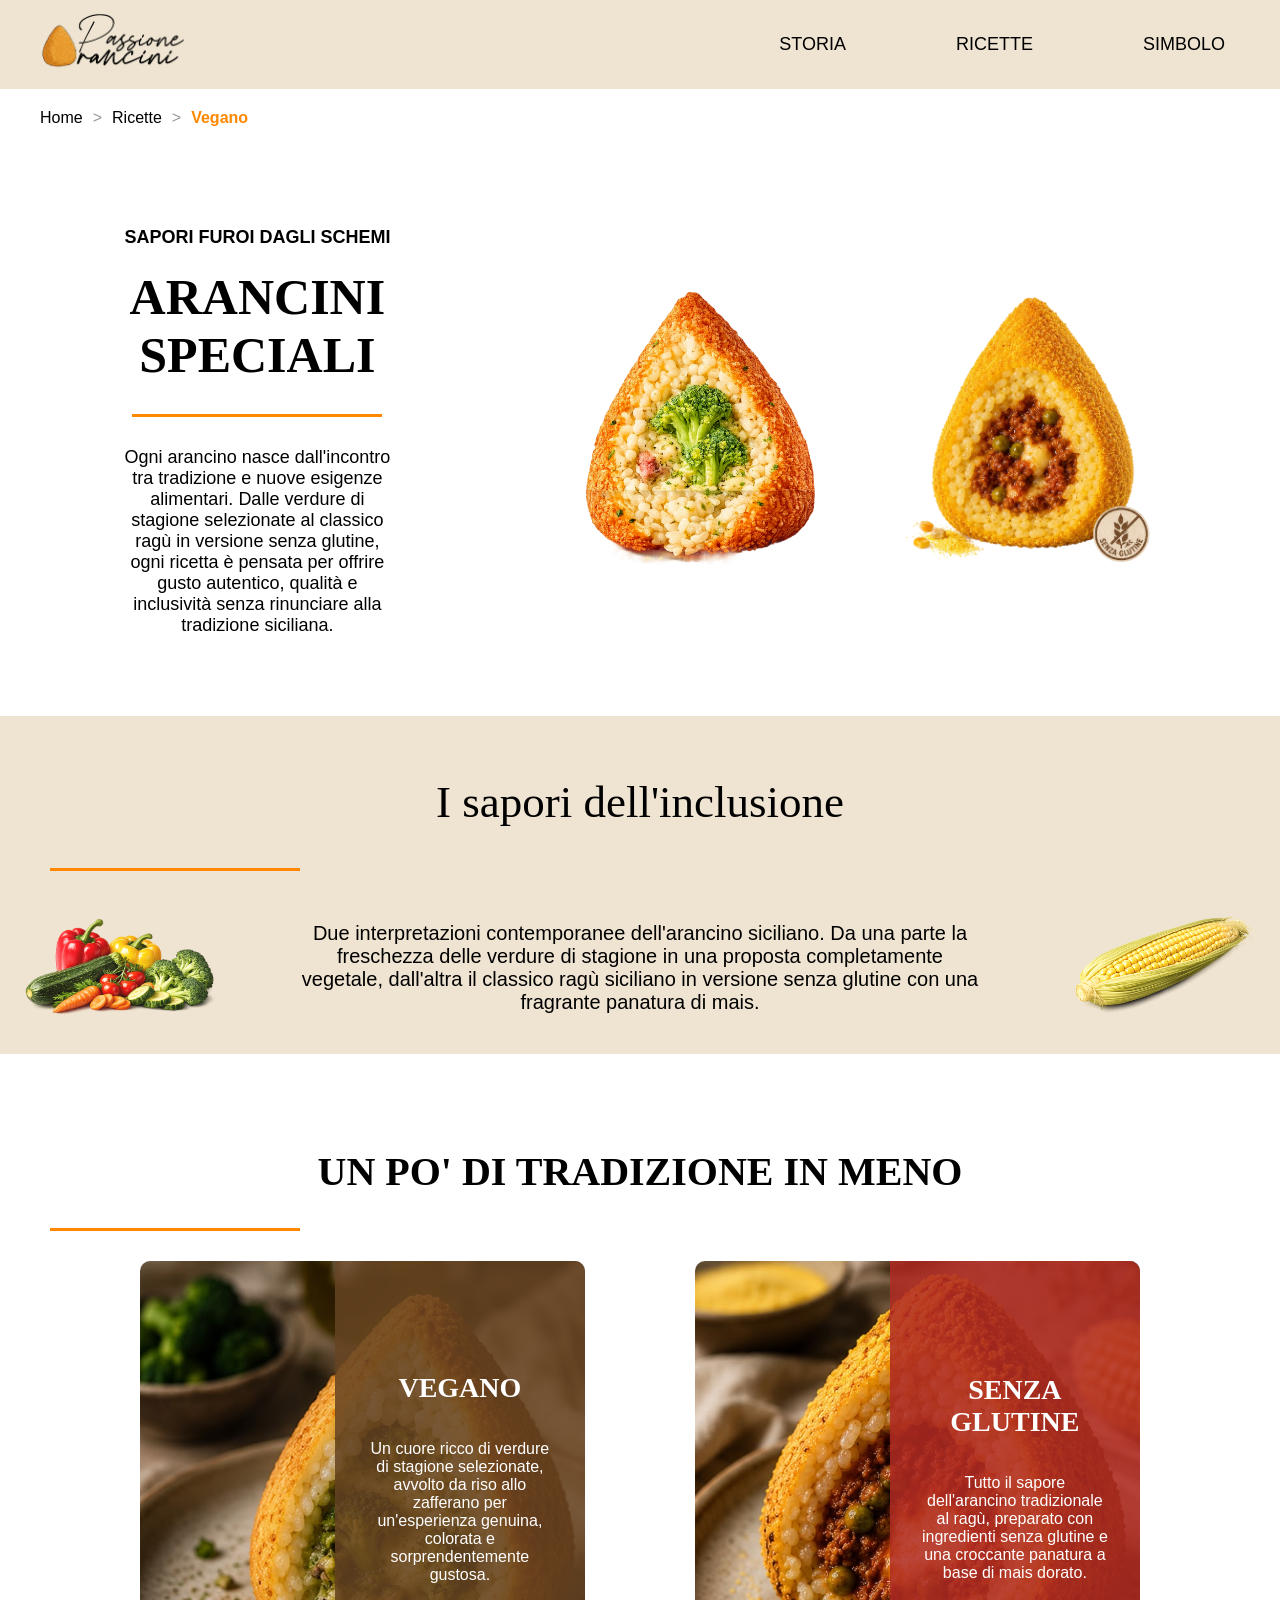
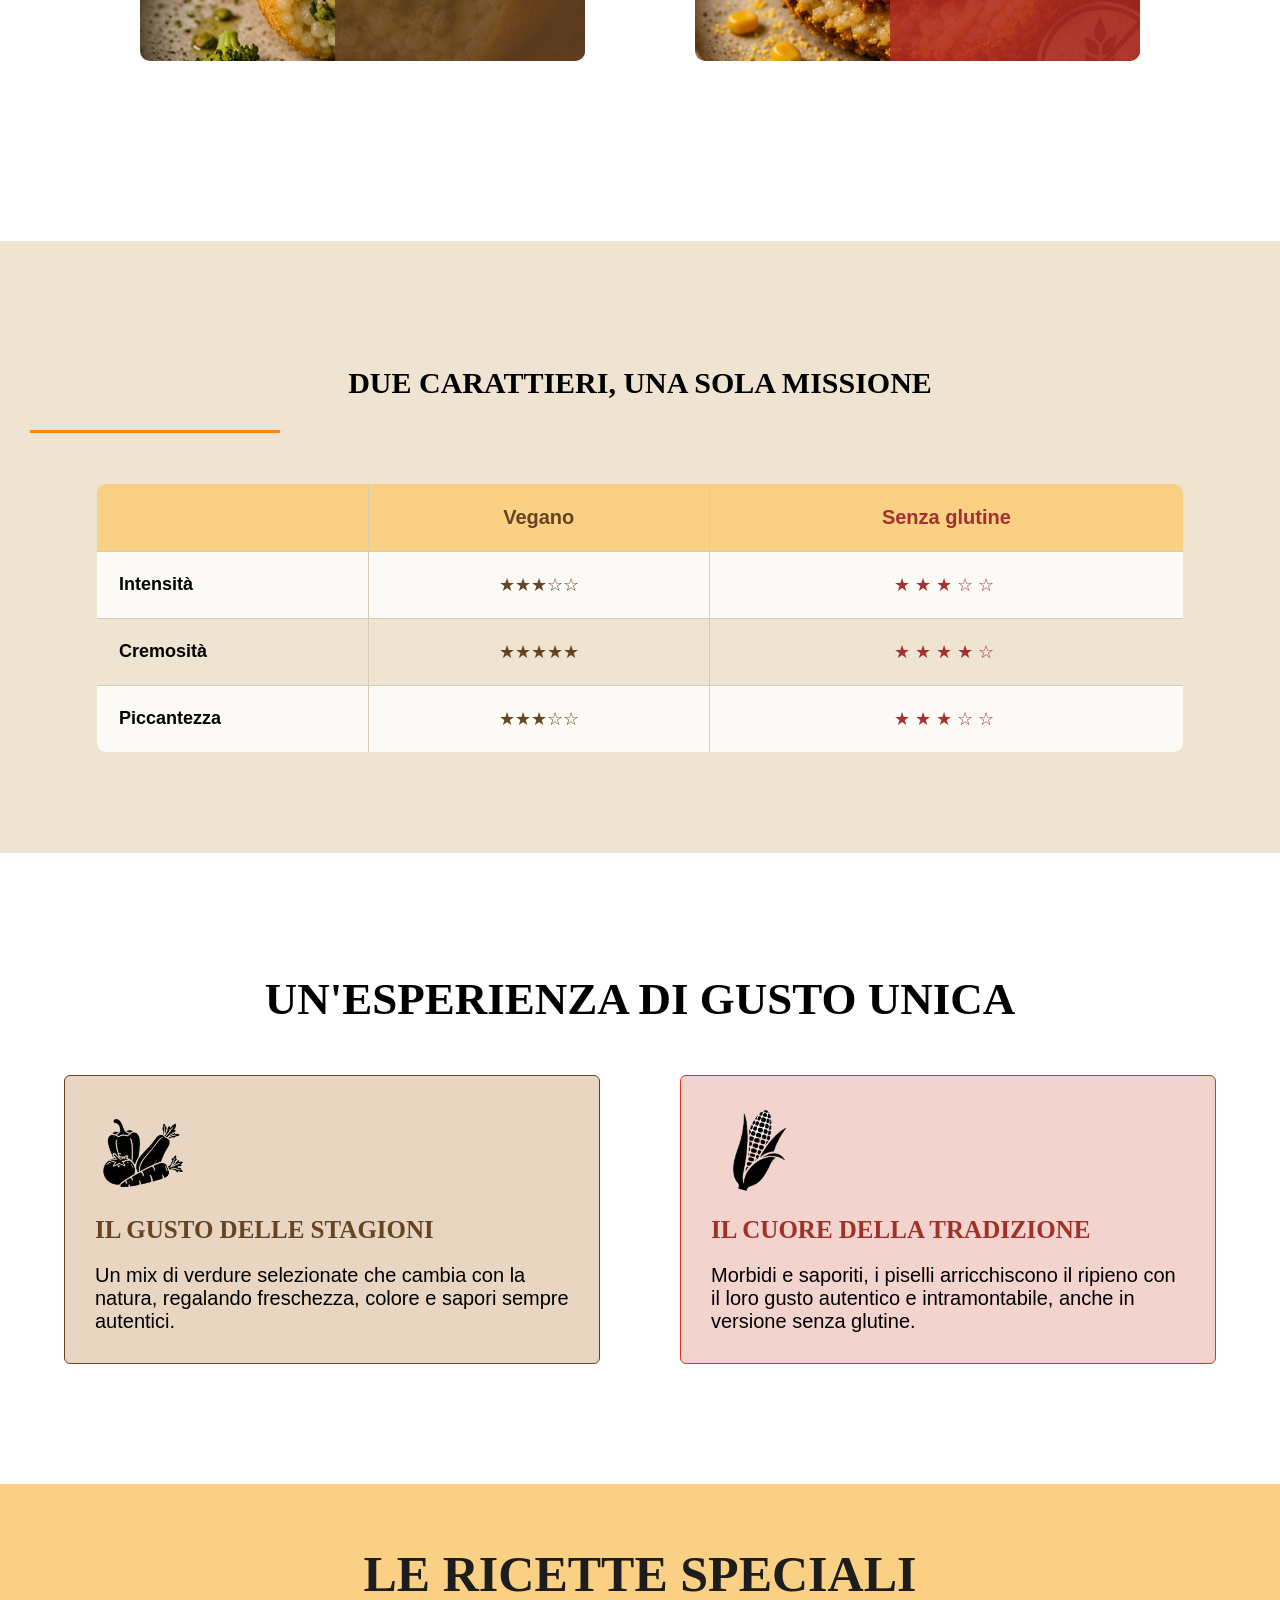
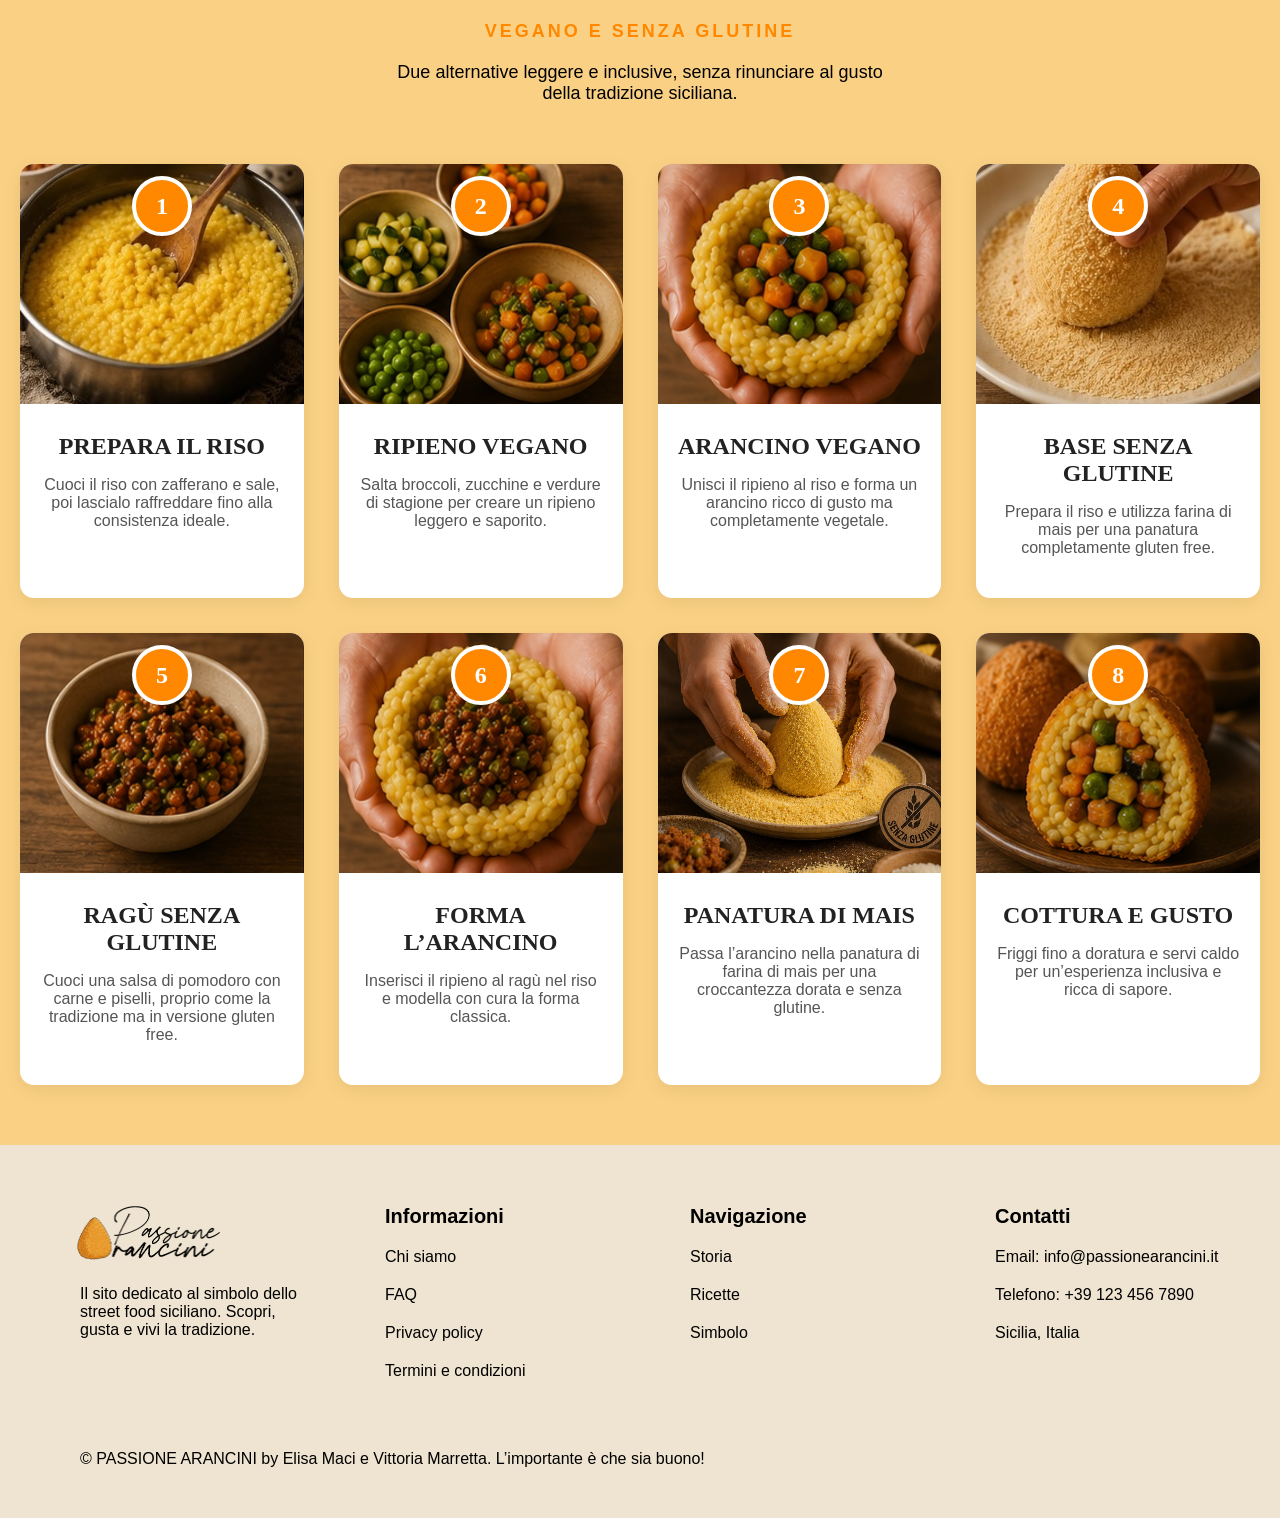
<file: vegano.html>
<!DOCTYPE html>
<html lang="en">
<head>
    <meta charset="UTF-8">
    <meta name="viewport" content="width=device-width, initial-scale=1.0">
    <title>Document</title>
    <link rel="stylesheet" href="css/style.css">
</head>
<body>
    
     <header>
        <div class="cipolla">
            
                <a href="index.html" class="logo"> 
                    <img  src="img/Marchioarancino.png" alt=""> 
                </a>
                <div class="nav">
                    <nav>
                        <ul>
                            <li><a href="storia.html" > STORIA</a></li>
                            <li><a href="ricette.html"> RICETTE</a></li>
                            <li><a href="simbolo.html"> SIMBOLO</a></li>
                          

                        </ul>
                    </nav>
                </div>
        </div>
        
    
        
    </header>


     <nav class="breadcrumbs" aria-label="Breadcrumb">
    <a href="index.html">Home</a>
    <span> > </span>
        <a href="ricette.html">Ricette</a>
        <span> > </span>
    <span class="current">Vegano</span>
</nav>

   <main>
    <section class="tradizionale">
            
        <div class="caffe">
            <div class="motorino">
                <p class="mini"> Sapori furoi dagli schemi</p>
                <h1> ARANCINI <br>SPECIALI</h1>

                <div class="striscia"></div>

                <p>
                   Ogni arancino nasce dall'incontro tra tradizione e nuove esigenze alimentari.
                    Dalle verdure di stagione selezionate al classico ragù in versione senza glutine, ogni ricetta è pensata per offrire gusto autentico, qualità e inclusività senza rinunciare alla tradizione siciliana.
                </p>
            </div>
        
              <div class="spazzola">
              <img src="img/brocco.png" alt="" srcset="">
               <img src="img/freeee.png" alt="" srcset="">
                </div>


       
            
            </div> 
    </section>

 <section class="arianna">
        <h2> 
        I sapori dell'inclusione
        </h2>
        <div class="striscia"></div>
        
    <div class="ariannagiraffa"> 
        
        <img src="img/stagionnn.png" alt=""  srcset="">

        <p>
           Due interpretazioni contemporanee dell'arancino siciliano.
Da una parte la freschezza delle verdure di stagione in una proposta completamente vegetale, dall'altra il classico ragù siciliano in versione senza glutine con una fragrante panatura di mais.
        </p>
         <img src="img/maisss.png"  alt=""  srcset="">


    
   </div>
</section>


<section class="sapori">
    <h2> Un po' di tradizione in meno</h2>
    <div class="striscia"></div>
    <div class="ux">
        <div class="uxpistacchio"> 
            
            <div class="uxbox">
                <img src="img/verdeee.png" alt="" srcset="">
            </div>
            
            <div class="foglia-box verde"> 
                <p class="mini"> </p>
                <h3>Vegano</h3>

                <p> Un cuore ricco di verdure di stagione selezionate, avvolto da riso allo zafferano per un'esperienza genuina, colorata e sorprendentemente gustosa. </p>

            </div>
        </div>

        <div class="uxnduja">
        <div class="uxbox">
            <img src="img/glutine.png" alt="" srcset="">
        </div>

        <div class="foglia-box rosso">
        <p class="mini"></p>
        <h3> Senza glutine </h3>

        <p> Tutto il sapore dell'arancino tradizionale al ragù, preparato con ingredienti senza glutine e una croccante panatura a base di mais dorato.</p>
         </div>
    </div>
    </div>
</section>

<section class="terea">
    <h2>DUE CARATTIERI, UNA SOLA MISSIONE </h2>
    <div class="striscia"> </div>
    <table>
        
        <tr>
            <th></th>
            <th>Vegano</th>
            <th>Senza glutine</th>
        </tr>

        <tr>
            <td>Intensità</td>
            <td>★★★☆☆</td>
            <td>★★★☆☆</td>
        </tr>

        <tr>
            <td>Cremosità</td>
            <td>★★★★★</td>
            <td>★★★★☆</td>
        </tr>


        <tr>
            <td>Piccantezza</td>
            <td>★★★☆☆</td>
            <td>★★★☆☆</td>
        </tr>
   </table> 


</section>     








<section class="esperienza">
    <span></span>
    <h2> Un'esperienza di gusto unica</h2>
    <span></span>
    <div class="gioco">
        <div class="battaglia">
        <img src="img/broccolini.png" alt="">
        <h3>Il gusto delle stagioni</h3>
    <p>Un mix di verdure selezionate che cambia con la natura, regalando freschezza, colore e sapori sempre autentici.</p>
    </div>

     <div class="battaglia">
        <img src="img/maisini.png" alt="">
       <h3>Il cuore della tradizione</h3>
    <p>Morbidi e saporiti, i piselli arricchiscono il ripieno con il loro gusto autentico e intramontabile, anche in versione senza glutine.</p>
    </div>
    </div>

</section>



   <section class="ricettario">
    <div class="libro">

        <div class="ricettariotitolo">
            <span></span>
            <h2>LE RICETTE SPECIALI</h2>
            <p class="ricettariosottotitolo">VEGANO E SENZA GLUTINE</p>
            <p class="ricettariodescription">
                Due alternative leggere e inclusive, senza rinunciare al gusto della tradizione siciliana.
            </p>
        </div>

        <div class="stepsgrid">

            <article class="stepcard">
                <div class="stepnumber">1</div>
                <img src="img/aranc1.jpg" alt="">
                <h3>PREPARA IL RISO</h3>
                <p>
                    Cuoci il riso con zafferano e sale, poi lascialo raffreddare fino alla consistenza ideale.
                </p>
            </article>

            <article class="stepcard">
                <div class="stepnumber">2</div>
                <img src="img/veg1.png" alt="">
                <h3>RIPIENO VEGANO</h3>
                <p>
                    Salta broccoli, zucchine e verdure di stagione per creare un ripieno leggero e saporito.
                </p>
            </article>

            <article class="stepcard">
                <div class="stepnumber">3</div>
                <img src="img/veg2.png" alt="">
                <h3>ARANCINO VEGANO</h3>
                <p>
                    Unisci il ripieno al riso e forma un arancino ricco di gusto ma completamente vegetale.
                </p>
            </article>

            <article class="stepcard">
                <div class="stepnumber">4</div>
                <img src="img/aranc6.jpg" alt="">
                <h3>BASE SENZA GLUTINE</h3>
                <p>
                    Prepara il riso e utilizza farina di mais per una panatura completamente gluten free.
                </p>
            </article>

            <article class="stepcard">
                <div class="stepnumber">5</div>
                <img src="img/free1.png" alt="">
                <h3>RAGÙ SENZA GLUTINE</h3>
                <p>
                    Cuoci una salsa di pomodoro con carne e piselli, proprio come la tradizione ma in versione gluten free.
                </p>
            </article>

            <article class="stepcard">
                <div class="stepnumber">6</div>
                <img src="img/free2.png" alt="">
                <h3>FORMA L’ARANCINO</h3>
                <p>
                    Inserisci il ripieno al ragù nel riso e modella con cura la forma classica.
                </p>
            </article>

            <article class="stepcard">
                <div class="stepnumber">7</div>
                <img src="img/farinamais.jpg" alt="">
                <h3>PANATURA DI MAIS</h3>
                <p>
                    Passa l’arancino nella panatura di farina di mais per una croccantezza dorata e senza glutine.
                </p>
            </article>

            <article class="stepcard">
                <div class="stepnumber">8</div>
                <img src="img/veg4.png" alt="">
                <h3>COTTURA E GUSTO</h3>
                <p>
                    Friggi fino a doratura e servi caldo per un’esperienza inclusiva e ricca di sapore.
                </p>
            </article>

        </div>

    </div>

</section>
</main>

  <footer class="pulcino">

         

        <div class="griglia">
           <div>
            <img src="img/Marchioarancino.png" alt=""> 
             <p> Il sito dedicato al simbolo dello street food siciliano. Scopri, gusta e vivi la tradizione. </p>

           </div>

           <div>
            <h4> Informazioni </h4>

            <p class="colore"> Chi siamo   </p>
            <p class="colore"> FAQ </p>
            <p class="colore"> Privacy policy </p>
            <p class="colore"> Termini e condizioni </p>
           </div>

            <div>

            <h4> Navigazione </h4>

            <a href="storia.html"> <p class="colore"> Storia </p> </a>
            <a href="ricette.html"> <p class="colore"> Ricette </p> </a>
            <a href="simbolo.html"> <p class="colore"> Simbolo </p> </a>
           </div>

           <div>
            <h4> Contatti </h4>
           <p class="colore"> Email: info@passionearancini.it </p>
              <p class="colore"> Telefono: +39 123 456 7890 </p>
              <p class="colore"> Sicilia, Italia</p>
            </div>








        </div>   


        <p class="end">© PASSIONE ARANCINI by Elisa Maci e Vittoria Marretta. L’importante è che sia buono!</p>
    </footer>

    
</body>
</html>
</file>
<file: css/style.css>
body{
   
   width: 100%;
   margin: 0;
   padding: 0;
   box-sizing: border-box;
}

.dm-serif-display-regular {
  font-family: "DM Serif Display", serif;
  font-weight: 400;
  font-style: normal;


}

p, a {
    font-family: 'Gill Sans', sans-serif;
}
h1,h2,h3, h4{
    font-family: "DM Serif Display", serif;
}

header{
    background-color: #EFE4D1;
    
}

header nav ul{
    margin: 0 auto;
    display: flex;
    gap: 80px;
    font-family: 'Gill Sans', 'Gill Sans MT', Calibri, 'Trebuchet MS', sans-serif;
    list-style: none;
    align-items: center;
    
}

.cipolla{
    max-width:1200px;
    margin:0 auto;
    display:flex;
    justify-content:space-between;
    align-items:center;
    gap:500px;
    padding: 10px 30px;
}

header.nav{
    display: flex;
    gap: 80px;
    font-size: 18px;
}




.cerca{
    height: 20px;
}

.logo img{
    height: 65px;
}

.loghino img{
    height: 65px;
}



header nav ul li a {
    padding: 8px 15px;
    border-radius: 20px;
    transition: background-color 0.3s ease, color 0.3s ease;
    text-decoration: none;
    color: #000;
    font-size: 18px;
}



.active{
    background-color: rgba(250, 209, 132, 0.8); 
    color: #553e04;
}


.breadcrumbs{
    max-width: 1200px;
    margin: 20px auto;
    padding: 0 30px;
    display: flex;
    align-items: center;
    gap: 10px;

    font-family: 'Gill Sans', 'Gill Sans MT', Calibri, 'Trebuchet MS', sans-serif;
    font-size: 16px;
}

.breadcrumbs a{
    color: #000;
    text-decoration: none;
    transition: 0.3s;
}



.breadcrumbs span{
    color: #999;
}

.breadcrumbs .current{
    color: #FF8800;
    font-weight: 600;
}





.container_hero{
    position: relative;
    
    
}

.overlay {
    position: absolute;
    
    
}

.zio {
    display: block;
    width: 100%; 
    height: 500px;
    top: 0;
    left: 0;
    
}

.zio img {
    width: 100%;
    height: 100%;
    object-fit: cover; 
    display: block;
    
}

.hero_content{
    margin: 0 40px auto;
    display: flex;
    flex-direction: column;
    max-width: 500px;
    
}

.hero_content h1{
    color: white;
    font-size: 58px;
    
    font-weight: 300;
     
}
 


p.testino{
    font-family: 'Gill Sans', 'Gill Sans MT', Calibri, 'Trebuchet MS', sans-serif;
    color: white;
    font-size: 18px;
}

.button a{
    text-decoration: none;
    font-family: 'Gill Sans', 'Gill Sans MT', Calibri, 'Trebuchet MS', sans-serif;
}


.highlight{
    color: #FAD184;
    font-style: italic;
}






.button {
    display: flex;
    gap: 20px; 
    margin-top: 30px;
    
}

.button a {
    padding: 12px 25px;
    border-radius: 5px; 
    font-weight: bold;
    text-transform: uppercase;
    transition: 0.3s; 
    display: inline-block;
    text-align: center;
}


.button1 {
    background-color: white;
    color: #000; 
    border: 2px solid white;
}


.button2 {
    background-color: transparent;
    color: white;
    border: 2px solid white; 
}



.story{
    margin: 0 40px auto;
    max-width: 500px;
}

.story h1{
     font-size: 58px;
    margin: 0 auto;
    font-weight: 300;
    color: #000;
}

p.cowboy{
    color:#000;
      font-family: 'Gill Sans', 'Gill Sans MT', Calibri, 'Trebuchet MS', sans-serif;
      font-size: 18px;
}

.toystory {
    background-color: #FAD184;
    padding: 30px 0;
}

.woody{
    color: #FF8800;
    font-style: italic;
    
}

.story_image{
    width: 320px;
    height: 320px;
    flex-shrink: 0;
    padding-right: 70px;
    overflow: hidden;
}

.story_image img{
    width: 100%;
    height: 100%;
    object-fit: cover;
    display: block;
    border-radius: 20%;
}


.toystory{
    display: flex;
    justify-content: space-between;
    align-items: center;
}

.storybutton{
    margin-top: 30px;
}

.btngold{
    background-color: white;
    color: #000; 
    border: 2px solid white;
text-decoration: none;
display: inline-block;
margin-top: 30px;
padding: 16px 28px;


border-radius: 10px;
font-size: 14px;
font-weight: bold;
font-family: 'Gill Sans', 'Gill Sans MT', Calibri, 'Trebuchet MS', sans-serif;
}


.gusticontainer{

    padding: 30px;
    
}

.gusticontainer h1{
    font-size: 58px;
   
    font-weight: 300;
    margin-bottom: 40px;
}


.cards{
    display: grid;
    
    grid-template-columns: repeat(auto-fit, minmax(200px, 1fr));
 
    gap: 25px;
}

.card{

    background: white;
    padding: 20px;
    border-radius: 12px;
    text-align: center;
}

.card a{
    text-decoration: none;
    color: #000;
}
.card img{
   height: 130px;
    object-fit: cover;
    object-position: center;
    margin: auto;
    display: block;
    transition: transform 0.3s ease;
    cursor: pointer;

}

.card h3{

    margin-top: 15px;
    font-size: 23px;
    font-weight: 200;
    
}



.vanessa{
    max-width: 500px;
    
}

.vanessa h1{
     font-size: 58px;

    font-weight: 300;
    color: #000;
}

p.tuffy{
    color:#000;
      font-family: 'Gill Sans', 'Gill Sans MT', Calibri, 'Trebuchet MS', sans-serif;
      font-size: 18px;
}

.barbie {
    background-color: #FAD184;
    padding: 50px;
}

.ken{
    color: #FF8800;
    font-style: italic;
    
}

.barbie_image{
    width: 320px;
    height: 320px;
    flex-shrink: 0;
    padding-right: 70px;
}

.barbie_image img{
    height: 300px;
    object-fit: cover;
    display: block;
    
    
    
}


.barbie{
    display: flex;
    gap: 10px;
    justify-content: space-around;
    align-items: center;
    position: relative;
    overflow: hidden;
}


.limoni_image{
    width: 400px;
    height: 400px;
    position: absolute;
    left: -100px;
    bottom: -40px;
    
    
}

.vanessa {
    padding-left: 300px;
}

.barbie_image h4{
   color: #FF8800;
    font-size: 18px;
    font-weight: bold;
    font-family: 'Gill Sans', 'Gill Sans MT', Calibri, 'Trebuchet MS', sans-serif;
}









.ball{
    position: relative;
    width: 100%;
    height: 500px;
    overflow: hidden;

}

.ball img{
    
    width: 100%;
    height: 100%;
    object-fit: cover;
    display: block;
}

.pokemon{
    position:absolute;
    top: 0;
    left: 0;
    width: 100%;
    height: 100%;
    background-color: rgba(0, 0, 0, 0.45);
    display: flex;
    flex-direction: column;
    justify-content: center;
    align-items: center;
    text-align: center;
    opacity: 0;
    transition: opacity 0.4s ease;


}



.pokemon h1{
    color: white;
    font-size: 58px;
   
    font-weight: 300;
}

.pokemon p{
    color: white;
   font-style: italic;
    font-size: 32px;
   
}

.sofia{
    position: relative;
    display: inline-block;
    color: #ffffff;
    text-decoration: none;
    font-weight: bold;
    font-family: 'Gill Sans', 'Gill Sans MT', Calibri, 'Trebuchet MS', sans-serif;  
    padding-bottom: 6px;
}

.sofia:after{
content: '';
position: absolute;
left: 0;
bottom: 0;
width: 100%;
height: 2px;
background-color: white;
transform: scaleX(0);
transform-origin: bottom left;
transition: transform 0.3s ease-out;

}


.linea{
    width: 80px;
    height: 3px;
    background-color: #FAD184;
    margin-bottom: 25px;

}

.simbolo{
    text-align: center;
    padding-top: 30px;
    padding-bottom: 0px;
    position: relative;
    overflow: hidden;

}

.mini{
    font-size: 18px;
    font-weight: bold;
    text-align: center;
    margin-bottom: 20px;
    font-family: 'Gill Sans', 'Gill Sans MT', Calibri, 'Trebuchet MS', sans-serif;
    text-transform: uppercase;
}

.onepiece{
    display: flex;
    align-items: center;
    justify-content: center;
    gap: 30px;
    margin-bottom: 30px;

}

.onepiece span{
    width: 4px;
    height: 140px;
    background-color: #FAD184;
}

.onepiece h2{
    font-size: 58px;
   
    max-width: 700px;
}

.zoro{
    max-width: 750px;
    margin:auto;
    font-size: 20px;
    
    margin-bottom: 40px;
    font-family: 'Gill Sans', 'Gill Sans MT', Calibri, 'Trebuchet MS', sans-serif;

}

.btnsimbolo{
    display: inline-block;
    background-color: #FAD184;
    color: rgb(0, 0, 0);
    text-decoration: none;
    
    font-weight: bold;
    transition: 0.3s;
    font-family: 'Gill Sans', 'Gill Sans MT', Calibri, 'Trebuchet MS', sans-serif;
    padding: 12px 25px;
    border-radius: 5px; 
}


.simbolo img{
    width: 500px;
    margin-top: 60px;
    display: block;
    margin-left: auto;
    margin-right: auto;
}



.griglia{
    
    display: grid;
    grid-template-columns: repeat(4, 1fr);
    gap: 30px;
    padding: 30px 0px 30px 30px;
}

.griglia h4{
    font-size: 20px;
    font-weight: bold;
    color: #000;
    margin: 0px 0px 20px 20px ;
    
    font-family: 'Gill Sans', 'Gill Sans MT', Calibri, 'Trebuchet MS', sans-serif;
}

.griglia p{
    font-size: 16px;
    color: #000;
    margin: 20px 20px 20px 20px ;
    font-family: 'Gill Sans', 'Gill Sans MT', Calibri, 'Trebuchet MS', sans-serif;
}



p.colore{
    text-decoration: none;
}

.pulcino{
   background-color: #EFE4D1 ;
    padding: 30px;
}

.griglia a{
    text-decoration: none;
    color:#000;
}

.griglia img{
    width: 150px;
    height: 60px;
    object-fit: cover;
    display: inline-block;
    vertical-align: middle;
    margin: 0 15px auto;
}


.end{
    
  font-weight: 300;
    color: #000;
    margin: 20px 50px;
    font-family: 'Gill Sans', 'Gill Sans MT', Calibri, 'Trebuchet MS', sans-serif;
}





/* storia */

.copertina{
    
    height: 630px;
    background-color: #FAD184;
    position: absolute;
    left: 56px;
    top: 80px;
    width: 4px;
    
}



.giapponesina{
    max-width: 900px;
    margin: 100px auto;
    padding-left: 100px;
    position: relative;
     
}

.giapponesina h2{
    text-align: center;
    font-size: 42px;
    margin-bottom: 80px;
    font-family: 'Gill Sans', 'Gill Sans MT', Calibri, 'Trebuchet MS', sans-serif;


}

.cerchio{
    display: flex;
    align-items: center;
    gap: 50px;
    position: relative;
    
}



.quadrato{
    width: 90px;
    flex-shrink: 0;
    
}


.quadrato img{
    width: 100%;
    object-fit: cover;
    display: block;
    
    
}

.triangolo{
    position: relative;
}

.triangolini{
    background-color: transparent;
    width: 0;
    position: absolute;
    left: -43px;
    height: 0;
    border-top: 8px solid transparent;
    border-bottom: 8px solid transparent;
    border-left: 20px solid #FAD184;
    display: inline-block;
}



.triangolo h3{
  font-size: 25px;
    font-weight: 200;
    color: #000;
    margin-bottom: 15px;
    font-family: 'Gill Sans', 'Gill Sans MT', Calibri, 'Trebuchet MS', sans-serif;
}

.triangolo p{
    font-size: 18px;
    
    max-width: 500px;    
    color: #000;
    font-family: 'Gill Sans', 'Gill Sans MT', Calibri, 'Trebuchet MS', sans-serif;
}

.disputa{
    position: relative;
    overflow: hidden;
    display: block;
    margin: 0;
}

.sopra{
    position: absolute;
   margin-bottom: 0;
    align-content: center;
  top: 0;
  left: 0;
  width: 100%;
  height: 100%;
  
  
}


.sopra p{
    font-family: 'Gill Sans', 'Gill Sans MT', Calibri, 'Trebuchet MS', sans-serif;
    font-size: 18px;
    
}
.immagine img{
    width: 100%;
    height: 600px;
    display: block;
    margin: 0 auto;
    
}

.disputa h2{
    margin-top: 0;
    font-size: 45px;
    margin-bottom: 5px;
    font-weight: 600;
    text-align: center; 
    
}

.disputa h3{
    margin-top: 20px;
    font-size: 35px;
    font-weight: 600;
    margin-bottom: 20px;
    text-align: center;
    
}

.criceto{
    font-weight: 400;
    
    
    margin: 0 auto 50px auto;
    font-size: 20px;
    text-align: center;
    
    
}

.confronto{
    display: flex;
    justify-content: center;
    align-items: center;
    gap: 70px;
    max-width: 1100px;
    margin: 0 auto;
    
    


}

.arancini{
   max-width: 800px;
    padding: 20px;
    display: grid;
    grid-template-columns: 1fr 1fr ;
    

}
.arancinitesto{
    margin: 0 50px auto;
    width: 300px;
}
.arancini h4{
    margin-bottom: 5px;
    font-size: 25px;
}

.arancini h5{
    color: #FF8800;
    text-transform: uppercase;
    font-family: 'Gill Sans', 'Gill Sans MT', Calibri, 'Trebuchet MS', sans-serif;
    font-weight: 400;
    letter-spacing: 2px;
    font-size: 18px;
    text-shadow: 5px 5px 4px #FAD184;
    margin: auto;
}
.arancini img{
    align-items: center;
    align-content: center;
    align-self: center;
    width: 160px;
    height: 160px;
    object-fit: contain;
    margin: 15px 0;
    
}



.arancini p{
    font-size: 18px;
    

}

.dx{
    text-align: right;
}
.versus{
    display: flex;
    justify-content: center;
    align-items: center;

}

.versus img{
    width: 60px;
    height: 60px;
    object-fit: contain;
}


.blocco{
    width: 320px;
   background-color: #EFE4D1;
   border-radius: 15px;
}

.blocco img{
    width: 100%;
    height: 200px;
    object-fit: cover;
    display: block;
    border-radius: 15px 15px 0 0;
}
.curiosita{
    background-color: #0b0f19;
    color: #ffffff;
    padding: 60px 20px;
    text-align: center;
    
}

.curiosita h2{
    margin-top: 0;
    font-size: 45px;
    color: #FF8800;
    margin-bottom: 50px;
    letter-spacing: 3px;
    text-transform: uppercase;
    font-weight: 400;
    
}



.blocco{
    width: 100%;
    max-width: 340px;
}
 
.contenitoreblocco{
  
    gap: 30px;
    align-items: center;
    display: flex;
    justify-content: center;
    
    gap: 30px;
    max-width: 1200px;
    margin: 0 auto;
    gap: 70px;
}

.cardcuriose {
    border-radius: 15px;
    padding: 30px 25px;
    text-align: left;
    display: flex;
    flex-direction: column;
    height: 100%;
    height: auto;

}

.cardcuriose h3{
    font-size: 20px;
    margin-bottom: 12px;
    margin-top: 0;
    font-weight: 700;
    color: #000;

}

.cardcuriose p{
    font-size: 16px;
    
    color: #000;
        font-family: 'Gill Sans', 'Gill Sans MT', Calibri, 'Trebuchet MS', sans-serif;

}




.finale {
    object-fit: cover;
    text-align: center;
    object-position: center;
    position: relative;
    height: 500px;
    width: 100%;
}

.overlayfinale {
    position: absolute;
    top: 0;
    left: 0;
    width: 100%;
    height: 100%;
    background-color: rgba(0, 0, 0, 0.45);
    display: flex;
    flex-direction: column;
    justify-content: center;
    align-items: center;
    text-align: center;
}

.finale img{
   
    width: 100%;
    height: 100%;
    object-fit: cover;
    display: block;
}


.overlayfinale h1{
    color: white;
    font-size: 58px;
    
    font-weight: 300;
}

.overlayfinale p{
    color: white;
   font-style: italic;
    font-size: 32px;
   
}



/* ricette */

.lineaverticale{
    width: 4px;
    height: 400px;
    background-color: #FAD184;
    margin: 30px 50px;
    display: inline-block;
}

.overlay{
    display: flex;
}

.casello{
    display: grid;
    grid-template-columns: repeat(auto-fit, minmax(350px, 1fr));
    gap: 20px;
    background-color: #FAD184;
    padding: 30px;

}

.auto{
   padding: 20px;
   display: flex;
   align-items: flex-start;
   gap: 20px;
   text-align: left;
   transition: 0.3s ;
   background-color: #ffffff;
   border-radius: 40px;  
   
}



.auto img{
    width: 150px;
    height: 150px;
    object-fit: contain;
    display: block;
    flex-shrink: 0;
    padding: 15px;
    align-items: center;
    margin: 0 auto;
}


.auto p{
    font-size: 18px;
    
    color: #000;
    font-family: 'Gill Sans', 'Gill Sans MT', Calibri, 'Trebuchet MS', sans-serif;
    align-self: center;
    width: 200px;
    margin: 0 auto;
}

.arancio{
    font-weight: 600;
    text-decoration: underline;
    text-underline-offset: 2px;
    text-decoration-color: #ff8800;
    text-decoration-thickness: 3px;
}

.preferiti{
    
    padding: 30px;
}

.preferiti h1{
    font-size: 58px;
    
    font-weight: 300;
    color: #000;
    text-align: center;
    margin: 50px 0;
}

.striscia{
    width: 250px;
    justify-self: center;
    margin: 30px;
    height: 3px;
    background-color: #Ff8800;
    
}

.carousel {
    width: 800px;
    max-width: 100%;
    height: 450px;
    margin: 40px auto;
    overflow: hidden;
    border-radius: 15px;
    box-shadow: 0 5px 20px rgba(0,0,0,0.2);
}

.slides {
    display: flex;
    width: 1000%;
    animation: foodCarousel 25s infinite;
}

.slides img {
    width: 10%;
    height: 450px;
    object-fit: cover;
}

/* 10 immagini */
@keyframes foodCarousel {
    0%, 8%    { transform: translateX(0); }
    10%, 18%  { transform: translateX(-10%); }
    20%, 28%  { transform: translateX(-20%); }
    30%, 38%  { transform: translateX(-30%); }
    40%, 48%  { transform: translateX(-40%); }
    50%, 58%  { transform: translateX(-50%); }
    60%, 68%  { transform: translateX(-60%); }
    70%, 78%  { transform: translateX(-70%); }
    80%, 88%  { transform: translateX(-80%); }
    90%, 98%  { transform: translateX(-90%); }
    100%      { transform: translateX(0); }
}

.giada h1{
    font-size: 50px;
    
    font-weight: 400;
    color: #000;
    text-align: center;
    padding-bottom: 50px;
    margin: 0 auto;
    padding: 30px;
}

.giuse{
    position: relative;
    overflow: hidden;
    display: block;
    margin: 0;
}

.giada{
    position: absolute;
    top: 0;
    left: 0;
    width: 100%;
    height: 100%;
    align-content: center;
}


.evidenziatore{
    color: #FF8800;
}

.evelyn {
    height: 750px;
    width: 100%;
    object-fit: cover;
    display: block;
}











/*simbolo*/

.bijoux{
    display:flex;
    justify-content:center;
    align-items:center;
    text-align:center;
    padding:50px 20px 80px 20px;
}

.rimmel{
    display:block;
    font-weight:700;
    letter-spacing:3px;
    margin-bottom:30px;
}

.bijoux h1{
    font-size: 60px;
   
    margin-bottom:30px;
}

.bijoux p{
    max-width:700px;
    margin:auto;
    font-size:18px;
    font-family: 'Gill Sans', 'Gill Sans MT', Calibri, 'Trebuchet MS', sans-serif;
}

.simba{
    margin: 0px auto;
    padding-bottom: 50px;
   
    
}

.mufasatesto{
    max-width: 800px;
}

.mufasa{
    display: flex;
    align-items: center;
    margin: 0 auto;
    max-width: 90%;
    justify-content: center;
    gap: 150px;
}
.mufasa h2{
    color: #Ff8800;
}

.mufasa img{
    width: 400px;
}

.mufasa p{
    font-family: 'Gill Sans', 'Gill Sans MT', Calibri, 'Trebuchet MS', sans-serif;
    font-size: 18px;
}

.leone{
    padding:120px 0;
}

.leone h2{
    font-size:3rem;
    margin-bottom:30px;
}



.carto{
    background:#EFE4D1;
    padding: 45px ;     
}

.carto h2{
    font-size: 40px;
    margin-top: 0;
}


.cartoni{
    display:grid;
    grid-template-columns:repeat(auto-fit,minmax(300px,1fr));
    gap:25px;
    margin: 30px 0;
}

.cartone{
    background:white;
    padding:30px;
    border-radius:15px;
}

.cartone img{
    width: 100%;
    display: block;
  object-fit: cover;
  height: 350px;
  border-radius: 15px;
}

.cartone h3{
    font-size: 25px;
}

.cartone p{
    font-family: 'Gill Sans', 'Gill Sans MT', Calibri, 'Trebuchet MS', sans-serif;
    font-size: 18px;
}

.torta{
    margin: 70px auto;
    
}
blockquote{
    text-align: center;
    font-size:2rem;
    font-weight:600;
    border-left:5px solid #FF8800;
    border-right:5px solid #FF8800;
    padding-left:25px;
    padding-right:25px;
    max-width: 780px;
    margin: 50px  auto;
}

.forno p{
    font-family: 'Gill Sans', 'Gill Sans MT', Calibri, 'Trebuchet MS', sans-serif;
    font-size: 18px;
    text-align: center;
    
}

.warning{
    display:inline-block;
    color:#FAD184;
    
    font-size: 35px;
    font-family: 'Gill Sans', 'Gill Sans MT', Calibri, 'Trebuchet MS', sans-serif;
    border-radius:50px;
    margin:20px auto;
   align-items: center;
}

.horror{
    background:#161616;
    color:white;
    align-self: center;
    
}
.coffin{
    max-width: 1100px;
    margin: 0 auto;
    padding-bottom: 55px;
    padding-top: 15px;
    
    
}

.coffin h2{
    font-size: 30px;
}

.introhorror{
    margin-bottom:50px;
    font-family: 'Gill Sans', 'Gill Sans MT', Calibri, 'Trebuchet MS', sans-serif;
    font-size: 18px;
}



.horrorgrid{
    display:grid;
    grid-template-columns: repeat(auto-fit, minmax(250px, 1fr ));
 
    gap:70px;
    max-width: 1100px;
    margin: 0 auto;
}

.horrorcard{
    background:#222;
    padding:30px;
    border-radius:15px;
    border:1px solid rgba(250,209,132,.8);
}

.horrorcard h3{
    color:#ffffff;
     
    margin-bottom:15px;
    font-size: 22px;
}

.horrorcard p{
    font-family: 'Gill Sans', 'Gill Sans MT', Calibri, 'Trebuchet MS', sans-serif;
    font-size: 18px;
}

.quote{
    background:#FAD184;
    color:#000;
    text-align:center;
    padding: 80px;
    margin: 0 auto;
}

.costa{
    font-size:45px;
    font-weight:500;
    max-width:900px;
    margin: 0 auto;
    font-style: italic;
    padding: 30px 0;
    max-width: 880px;
}




/*tradizionale*/

.tradizionale{
    padding:80px 8%;

}

.caffe{
    width:100%;
    display: flex;
text-align: center;
align-items: center;
justify-content:space-between;
gap: 150px;

}
.motorino{
    flex:2;
    max-width:500px;
}

.spazzola{
    flex:1;
}

.spazzola{
    display: flex;
    justify-content: center;
    align-items: flex-end;
    gap: 50px;
    
}

.spazzola img{
    object-fit: cover;
     height:300px;
    width:auto;
     
   
    
    
}

.motorino p{
    width: 90%;
    max-width: 700px;
    margin: 0 auto;
    font-size: 18px;
    
    color: #000;
    font-family: 'Gill Sans', 'Gill Sans MT', Calibri, 'Trebuchet MS', sans-serif;
}


.tradizionale span{
    letter-spacing: 3px;
}

.tradizionale h1{
    font-size: 50px;
    
    margin: 20px 0;
}





.ricettario {
    background: #FAD184;
    padding: 20px;
    font-family: "Cormorant Garamond", serif;
    padding-bottom: 60px;
}

.libro {
    max-width: 1400px;
    margin: 0 auto;
}

.ricettariotitolo {
    text-align: center;
    max-width: 700px;
    margin: 0 auto 60px;
}

.icon {
    display: block;
    font-size: 32px;
    margin-bottom: 15px;
}

.ricettariotitolo h2 {
    font-size: 50px;
    margin-bottom: 10px;
    color: #1d1d1d;
}

.ricettariosottotitolo {
    color: #ff8800;
    letter-spacing: 3px;
    font-weight: 600;
    font-size: 18px;
    text-transform: uppercase;
    margin-bottom: 20px;
}

.ricettariodescription {
    color: #000;
    font-size: 18px;
    max-width: 500px;
    margin: auto;
    font-family: 'Gill Sans', 'Gill Sans MT', Calibri, 'Trebuchet MS', sans-serif;
}

.stepsgrid {
    display: grid;
    grid-template-columns: repeat(4, 1fr);
    gap: 35px;
}

.stepcard {
    position: relative;
    background-color: white;
    border-radius: 14px;
    overflow: hidden;
    text-align: center;
    box-shadow: 0 4px 18px rgba(0,0,0,.08);
}

.stepcard img {
    width: 100%;
    height: 240px;
    object-fit: cover;
}

.stepnumber {
    position: absolute;
    top: 12px;
    left: 50%;
    transform: translateX(-50%);
    width: 52px;
    height: 52px;
    border-radius: 50%;
    background: #ff8800;
    color: #fff;
    font-size: 24px;
    font-weight: bold;
    display: flex;
    align-items: center;
    justify-content: center;
    border: 4px solid #fff;
    z-index: 2;
}

.stepcard h3 {
    margin: 25px 20px 10px;
    font-size: 24px;
    color: #222;
    text-transform: uppercase;
}

.stepcard p {
    padding: 0 20px 25px;
    
    color: #555;
    font-family: 'Gill Sans', 'Gill Sans MT', Calibri, 'Trebuchet MS', sans-serif;
}






/*Esagerato*/



.arianna{
    text-align: center;
    padding: 20px;
    margin-top: 80px;
    background-color: #EFE4D1;
    position: relative;
    margin: 0 auto;
}

.arianna h2{
    font-size: 45px;
    
    font-weight: 300;
    margin: 40px;
}

.ariannagiraffa{
    display:flex;
    align-items:center;
    justify-content:center;
    gap: 80px;
    margin: auto;
}

.ariannagiraffa img{
    width: 200px;
    height:auto;
    opacity: .9;
    flex-shrink: 0;
}

.ariannagiraffa h2{
    font-family: 'Gill Sans', 'Gill Sans MT', Calibri, 'Trebuchet MS', sans-serif;
    margin:0;
    text-align:center;
    max-width: 600px;
    margin: auto;
}

.ariannagiraffa p{
    max-width: 700px;
    font-family: 'Gill Sans', 'Gill Sans MT', Calibri, 'Trebuchet MS', sans-serif;
    font-size: 20px;
}

.sapori{
    max-width: 1400px;
    margin:auto;
    padding: 60px 20px;
}

.sapori h2{
    text-align:center;
    font-size: 40px;
    text-transform: uppercase;
}

.separator{
    width: 120px;
    height: 2px;
    background-color: #a8743a;
    margin: 0 auto 40px;
    position: relative;
}

.separator::after{
    content: "";
    width: 10px;
    height: 10px;
    border-radius: 50%;
    background: #a8743a;
    position: absolute;
    top: 50%;
    left:50%;
    transform: translate(-50%,-50%);
}

.ux{
    display:flex;
    max-width: 1000px;
    margin: auto;
    gap: 110px;
}

.uxpistacchio,
.uxnduja{
    flex: 1;
    display:flex;
    border-radius: 10px;
    overflow:hidden;
    height: 400px;
    position: relative;
} 

.uxbox{
    width: 55%;
    flex-shrink: 0;
    position: relative;
}

.uxbox img{
    width: 500px;
    display: block;
    height:100%;
    object-fit:cover;
}

.foglia-box{
    width: 45%;
    align-items: center;
    text-align: center;
    padding: 30px;
    display:flex;
    flex-direction:column;
    justify-content:center;
    position: relative;
    z-index: 2;
}





.verde{
    background: rgb(102, 68, 34,.85);
    color:white;
    margin-left: -50px;
}

.rosso{
    background: rgba(177,43,35,.85);
    color:white;
    margin-left: -50px;
}

.foglia-box h3{
    font-family:'Times New Roman', Times, serif;
    font-size: 28px;
    margin:15px 0;
    color: white;
    margin-bottom: 20px;
    text-transform: uppercase;
}

.foglia-box p{
    font-family: 'Gill Sans', 'Gill Sans MT', Calibri, 'Trebuchet MS', sans-serif;
    color: white;
    
    font-size: 16px ;
}

.terea{
    width: 100%;
    margin-top: 120px;
    margin-bottom: 120px;
    text-align: center;
    padding: 100px 0;
    background: #EFE4D1;
}

.terea h2{
    text-align: center;
    font-family: 'Times New Roman', Times, serif;
    font-size: 30px;
    font-weight: 600;
    margin-bottom: 15px;
}

.terea table{
    width: 85%;
    border-collapse: collapse;
    border-radius: 10px;
    overflow: hidden;
    border: 1px solid #d9cfbf;
    margin: 50px auto 0;
}

.terea th{
    padding: 22px;
    font-size: 20px;
    font-family: 'Gill Sans', 'Gill Sans MT', Calibri, 'Trebuchet MS', sans-serif;
    font-weight: 700;
    border: 1px solid #d8ccb8;
    background:#FAD184;
}


.terea th:nth-child(2){
    color: #664422;
}

.terea th:nth-child(3){
    color: #a62f2f;
}

.terea td{
    padding: 22px;
    border: 1px solid #d8ccb8;
    font-size: 18px;
    font-family: 'Gill Sans', 'Gill Sans MT', Calibri, 'Trebuchet MS', sans-serif;
}

.terea td:first-child{
    font-weight: 600;
    color: #000;
    text-align: left;
    
    width: 25%;
}

.terea tr:nth-child(even){
    background: #fcfaf6;
}


.terea tr:nth-child(2) td:nth-child(2),
.terea tr:nth-child(3) td:nth-child(2),
.terea tr:nth-child(4) td:nth-child(2){
    color: #664422;
    font-size: 18px;
}

.terea tr:nth-child(2) td:nth-child(3),
.terea tr:nth-child(3) td:nth-child(3),
.terea tr:nth-child(4) td:nth-child(3){
    color: #a62f2f;
    font-size: 18px;
    letter-spacing: 5px;
}

.gioco{
    display: flex;
    gap: 80px;
    justify-content: center;
    flex-wrap: wrap;
}

.gioco img{
    width: 50px;
}

.esperienza{
    width: 90%;
    max-width: 1200px;
    margin: 120px auto;
    text-align: center;
}

.esperienza h2{
    font-family: 'Times New Roman', Times, serif;
    font-size: 45px;
    margin-bottom: 50px;
    text-transform: uppercase;
}

.battaglia{
    flex: 1;
    flex-direction: column;
    padding: 30px;
    min-width: 450px;
    display: flex;
    
    
    border-radius: 6px;
    background: #FAD184;
    border: 1px solid #d8ccb8;
    text-align: left;
    position: relative;
    overflow: auto;
}

.battaglia img{
    width: 90px;
    height: 90px;
    object-fit: contain;
    flex-shrink: 0;
} 

.battaglia h3{
    font-family: 'Times New Roman', Times, serif;
    font-size: 25px;
    margin-bottom: 10px;
    text-transform: uppercase;
    margin: 20px 0 ;
    
}

.battaglia p{
    font-size: 20px;
    
    font-family: 'Gill Sans', 'Gill Sans MT', Calibri, 'Trebuchet MS', sans-serif;
    margin: 0 auto;
}


.battaglia:first-child{
    border-color: #664422;
    background: #e8d6c3;
}

.battaglia:first-child h3{
    color: #664422;
}

.battaglia:last-child{
    border-color: #d3391e;
    background: #f3d3ce;
}

.battaglia:last-child h3{
    color: #9f3128;
}













@media (max-width: 800px) {
    
    p, p.testino, .criceto, .zoro , .bijoux p, .ariannagiraffa p, .ricettariodescription  {
        width: 100%;
        max-width: 85%; 
        margin: 25px auto;
        font-size: 16px ;
    }

    
    body {
        font-size: 16px;
        box-sizing: border-box;
    }

    .end{
        margin: 20px 30px;
    }

    h1, .hero_content h1, .story h1, .gusticontainer h1, .vanessa h1, 
    .pokemon h1, .onepiece h2, .overlayfinale h1, .preferiti h1, 
    .bijoux h1, .arianna h2, .sapori h2, .esperienza h2, .curiosita h2, .disputa h2, .giada h1, .warning, .tradizionale h1, .ricettariotitolo h2 {
        font-size: 32px ;
        width: 100%;
        max-width: 90%;
        margin: 25px auto;
        
        text-align: center;
        
    }

    h2, .giapponesina h2,  .disputa h3, .leone h2, .carto h2, .ricettariotitolo h2, .terea h2  {
        font-size: 26px ;
        width: 100%;
        max-width: 90%;
        margin: 25px auto;
        text-align: center;
        
        
    }

    .mini p{
        text-align: center;
    }

    .coffin h2, .warning, .carto h2, .mufasatesto h2, .triangolo h3{
        text-align: left;
    }



    
    .cipolla {
        flex-direction: column;
        gap: 15px;
        padding: 15px;
    }

    header nav ul {
        flex-direction: column;
        gap: 10px;
        padding: 0;
        width: 100%;
        text-align: center;
    }

    header nav ul li {
        width: 100%;
    }

    header nav ul li a {
        display: block;
        padding: 10px;
        font-size: 16px;
    }

    header.nav {
        gap: 20px;
        flex-direction: column;
        align-items: center;
    }

    

   
    .zio {
        height: 400px;
    }

    .hero_content {
        margin: 15px;
        align-items: center;
        text-align: center;
        
    }

    p.testino {
        font-size: 16px;
        
    }

    .button {
        flex-direction: column;
        gap: 15px;
    }

    .button a {
        width: 100%;
        box-sizing: border-box;
    }

    
    .toystory, .barbie {
        flex-direction: column;
        text-align: center;
        padding: 20px;
        gap: 20px;
    }

   

    .story_image, .barbie_image {
        width: 100%;
        height: auto;
        padding-right: 0;
        display: flex;
        justify-content: center;
    }

    .story_image img {
        width: 100%;
        max-width: 240px;
        height: 250px;
        margin: 0 auto;
    }

     .barbie_image img {
        width: 100%;
        max-width: 240px;
        height: auto;
        margin: 0 auto;
    }
    .barbie_image{
        flex-direction: column;
    }


    .vanessa {
        padding-left: 0;
    }

    .limoni_image {
        display: none; 
    }

    
    .cards, .griglia, .horrorgrid, .casello, .stepsgrid {
        grid-template-columns: 1fr;
        gap: 20px;
        padding: 15px;
    }

    .card img{
       height: 100px;
    }

   
    .onepiece {
        flex-direction: column;
        gap: 15px;
        text-align: center;
    }

    .onepiece span {
        width: 100%;
        height: 3px;
    }

    .zoro, .bijoux p, .criceto {
        font-size: 16px;
        padding: 0 15px;
    }

    .simbolo img {
        width: 100%;
        max-width: 300px;
    }

   
    .giapponesina {
        padding-left: 20px;
        margin: 50px auto;
    }

    .copertina {
        height: 1110px;
    }

    .triangolini{
        top: 50px;
        
        border-left: 15px solid #FAD184; 
        border-top: 6px solid transparent;
        border-bottom: 6px solid transparent;
    }

    .cerchio {
        flex-direction: column;
        align-items: flex-start;
        gap: 15px;
        max-width: 200px;
        margin: 0 auto;
    }

    .contenitoreblocco{
        flex-direction: column;
    }

    .cardcuriose h3{
        margin: 0px 22px;
        
    }
    
    .disputa h2{
        
       margin-top: 20px;
    }
     
    
    .disputa{
        height: 1300px;
    }

   

  .immagine img {
    height: 1300px;
    object-fit: cover;
    

    
  }


  .auto {
        flex-direction: column;
        align-items: center;
        text-align: center;
    }

    
   
    
    .confronto {
        flex-direction: column;
        gap: 30px;
    }

    .arancini {
        display: flex;
    flex-direction: column;
    align-items: center; 
    text-align: center;
        text-align: center ;
    }

    .arancinitesto {
        width: 100%;
        margin: 15px 0;
    }

   

    .dx {
        text-align: center;
    }

    .lineaverticale{
        height: 350px;
        width: 5px;
        margin-right: 10px ;
    }

    .giada h1{
        padding: 0;
        
    }
   
   .giuse{
        height: auto;
        min-height: 80vh;
    }

    .evelyn{
        height: auto;
        min-height: 80vh;
    }


    
    .carousel {
        width: 100%;
        height: 250px;
    }

    .slides img {
        height: 250px;
        
    }



    .mufasa{
        display: flex;
        flex-direction: column;
        gap: 40px;
        
    }

    .mufasatesto h2{
        max-width: 85%;

    }
    
   
    .cartone h3{
        max-width: 85%;
        margin: 20px auto;
    }
    

     blockquote {
        font-size: 24px;
        margin: 30px 55px;
        padding: 0 15px;
    }

    .forno p{
        max-width: 300px;
    }

    .coffin h2{
        max-width: 85%;
    }

    .warning{
        padding-left: 30px;
    }

    .horrorcard h3{
        max-width: 85%;
        margin-left: auto;
        margin-right: auto;
    }

    .costa {
        font-size: 25px;
        max-width: 85%;
    }

   

    .ariannagiraffa{
        max-width: 300px;
        height: auto;
        display: block;
        margin: 20px auto;
    }


    .ariannagiraffa img{
        width: 150px;
    }
    
    .caffe {
        flex-direction: column;
        gap: 40px;
    }

    .spazzola {
        align-items: center;
        gap: 15px;
    }

    .spazzola img {
        height: 200px;
    }

    
    .burro {
        grid-template-columns: 1fr;
        margin: 20px;
    }

    .passocarrabile {
        height: 350px;
    }

    .passocarrabile img {
        height: 350px;
    }

    .banca h3 {
        font-size: 40px;
        letter-spacing: 5px;
    }

   
    .ux {
        flex-direction: column;
        gap: 40px;
    }

    .uxpistacchio, .uxnduja {
        flex-direction: column;
        height: auto;
    }

    .uxbox {
        width: 100%;
        height: 200px;
    }

    .uxbox img {
        width: 100%;
        height: 420px;
    }

    .foglia-box {
        width: 100%;
        margin-left: 0;
        padding: 20px;
        box-sizing: border-box;
    }

    
   .terea{
    padding: 40px 0;

        margin: 40px 0;
   }

    .terea table {
        width: 80%;
        display: block;
        overflow-x: auto;
        
     }

    .terea th, .terea td {
        padding: 15px 15px 15px 15px;
        margin: 0 auto;
        font-size: 14px;
        
    }
     
    .striscia{
        align-content: center;
        margin: 25px auto;
        
    }
    
    
    .gioco {
        gap: 30px;
    }

    .gioco img{
        margin: 0 auto;
    }

    .esperienza {
        margin: 60px auto;
    }

    .battaglia {
        min-width: 100%;
        flex-direction: column;
        text-align: center;
        padding: 20px;
        box-sizing: border-box;
    }

    
    .ball, .finale, .giuse, .evelyn {
        height: 350px;
    }

    .pokemon p, .overlayfinale p {
        font-size: 20px;
    }


     .bijoux h1, .costa, .onepiece h2, .preferiti h1, .giada h1, .motorino h1, .arianna h2, .sapori h2, .foglia-box h3, .terea h2, .esperienza h2, .battaglia h3, .ricettariotitolo h2, .stepcard h3{
        text-align: center;
    }
   

}

















@media (hover: hover){

.logo img:hover{
        transform: scale(1.05);
        transition: transform 0.3s ease;
        cursor: pointer;
    }

    header nav ul li a:hover{
        background-color: rgba(250, 209, 132, 0.8);
        color: #553e04;
    }

    .breadcrumbs a:hover{
        color: #FF8800;
    }

    .button1:hover{
        background-color: transparent;
        color: white;
        border: 2px solid white;
    }

    .button2:hover{
        background-color: white;
        color: black;
    }

    .btngold:hover{
        background-color: transparent;
        color: #FF8800;
        border: 2px solid #FF8800;
    }

    .card img:hover{
        transform: scale(1.2);
    }

    .ball:hover .pokemon{
        opacity: 1;
    }

    a.sofia:hover:after{
        transform: scaleX(1);
    }

    .btnsimbolo:hover{
        transform: scale(1.05);
        background-color: #FF8800;
    }

    .colore:hover{
        color: #FF8800;
        cursor: pointer;
    }

   

   
}
</file>
